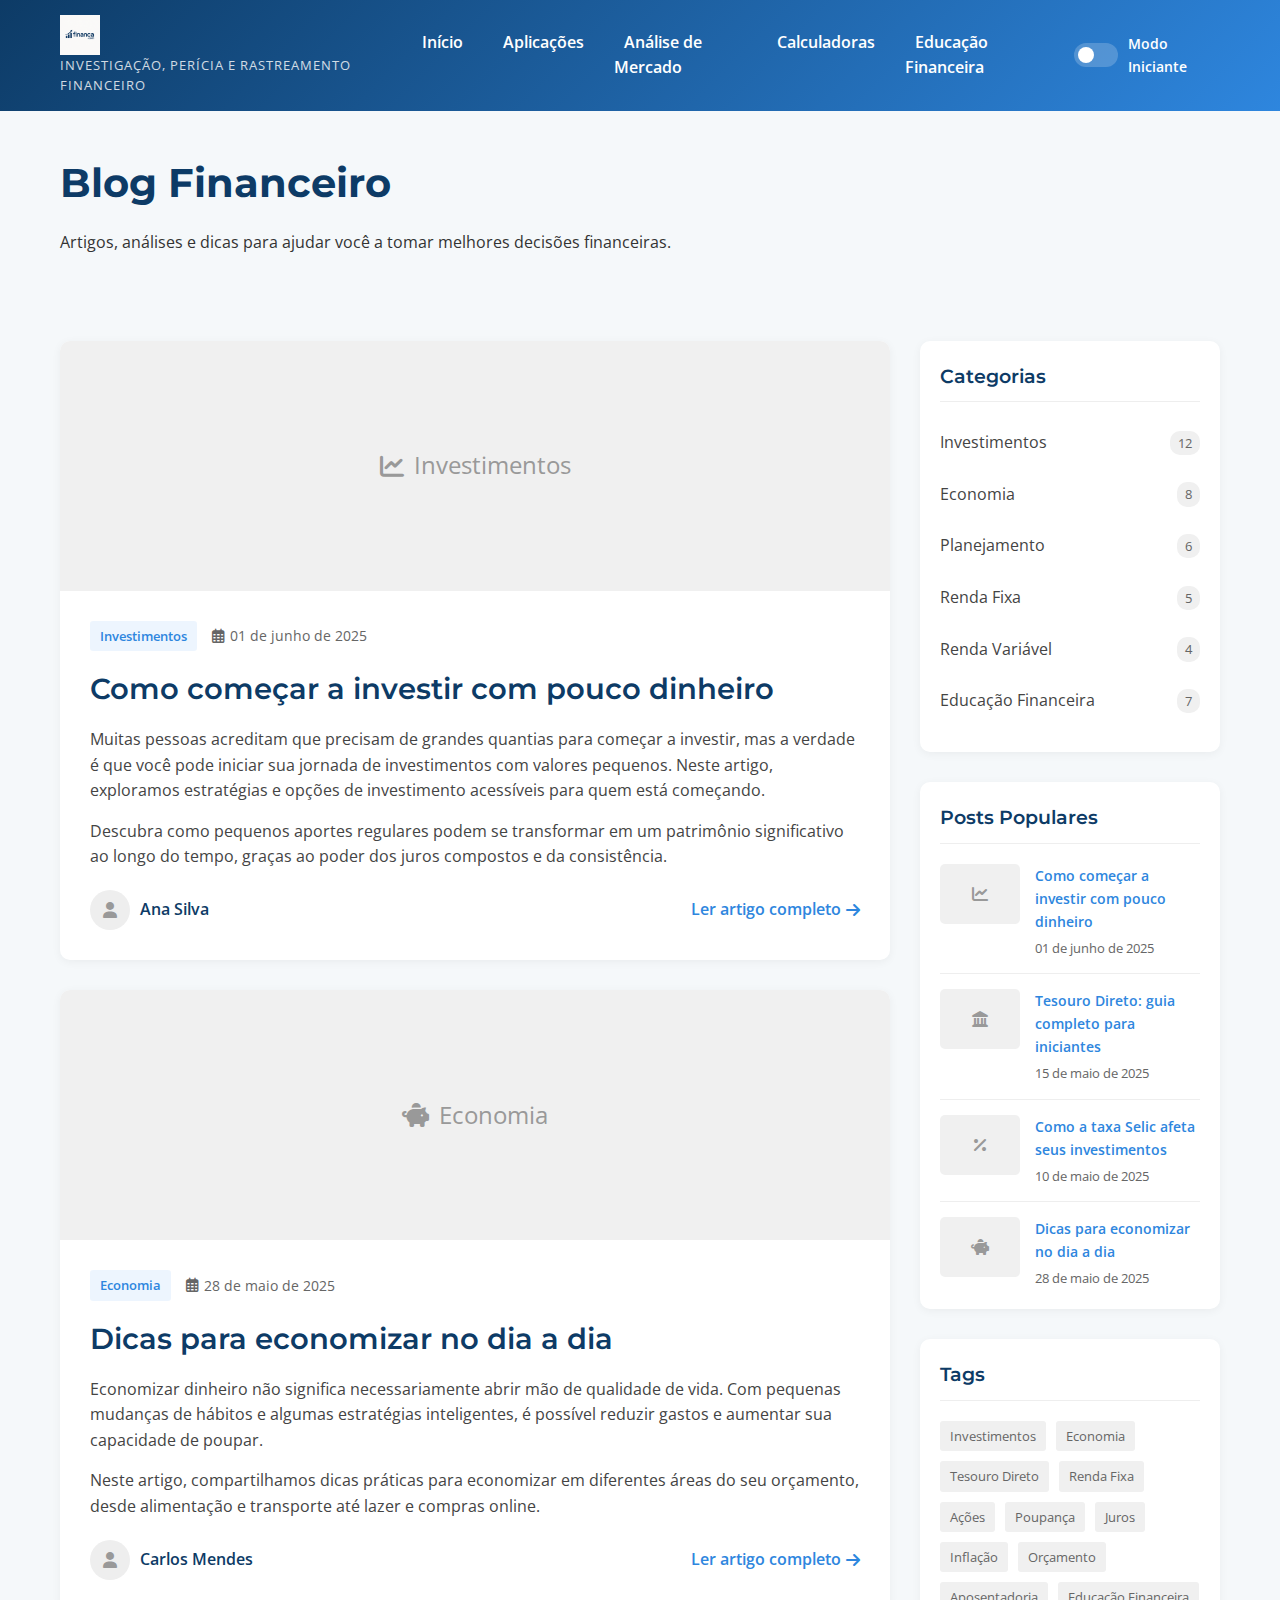
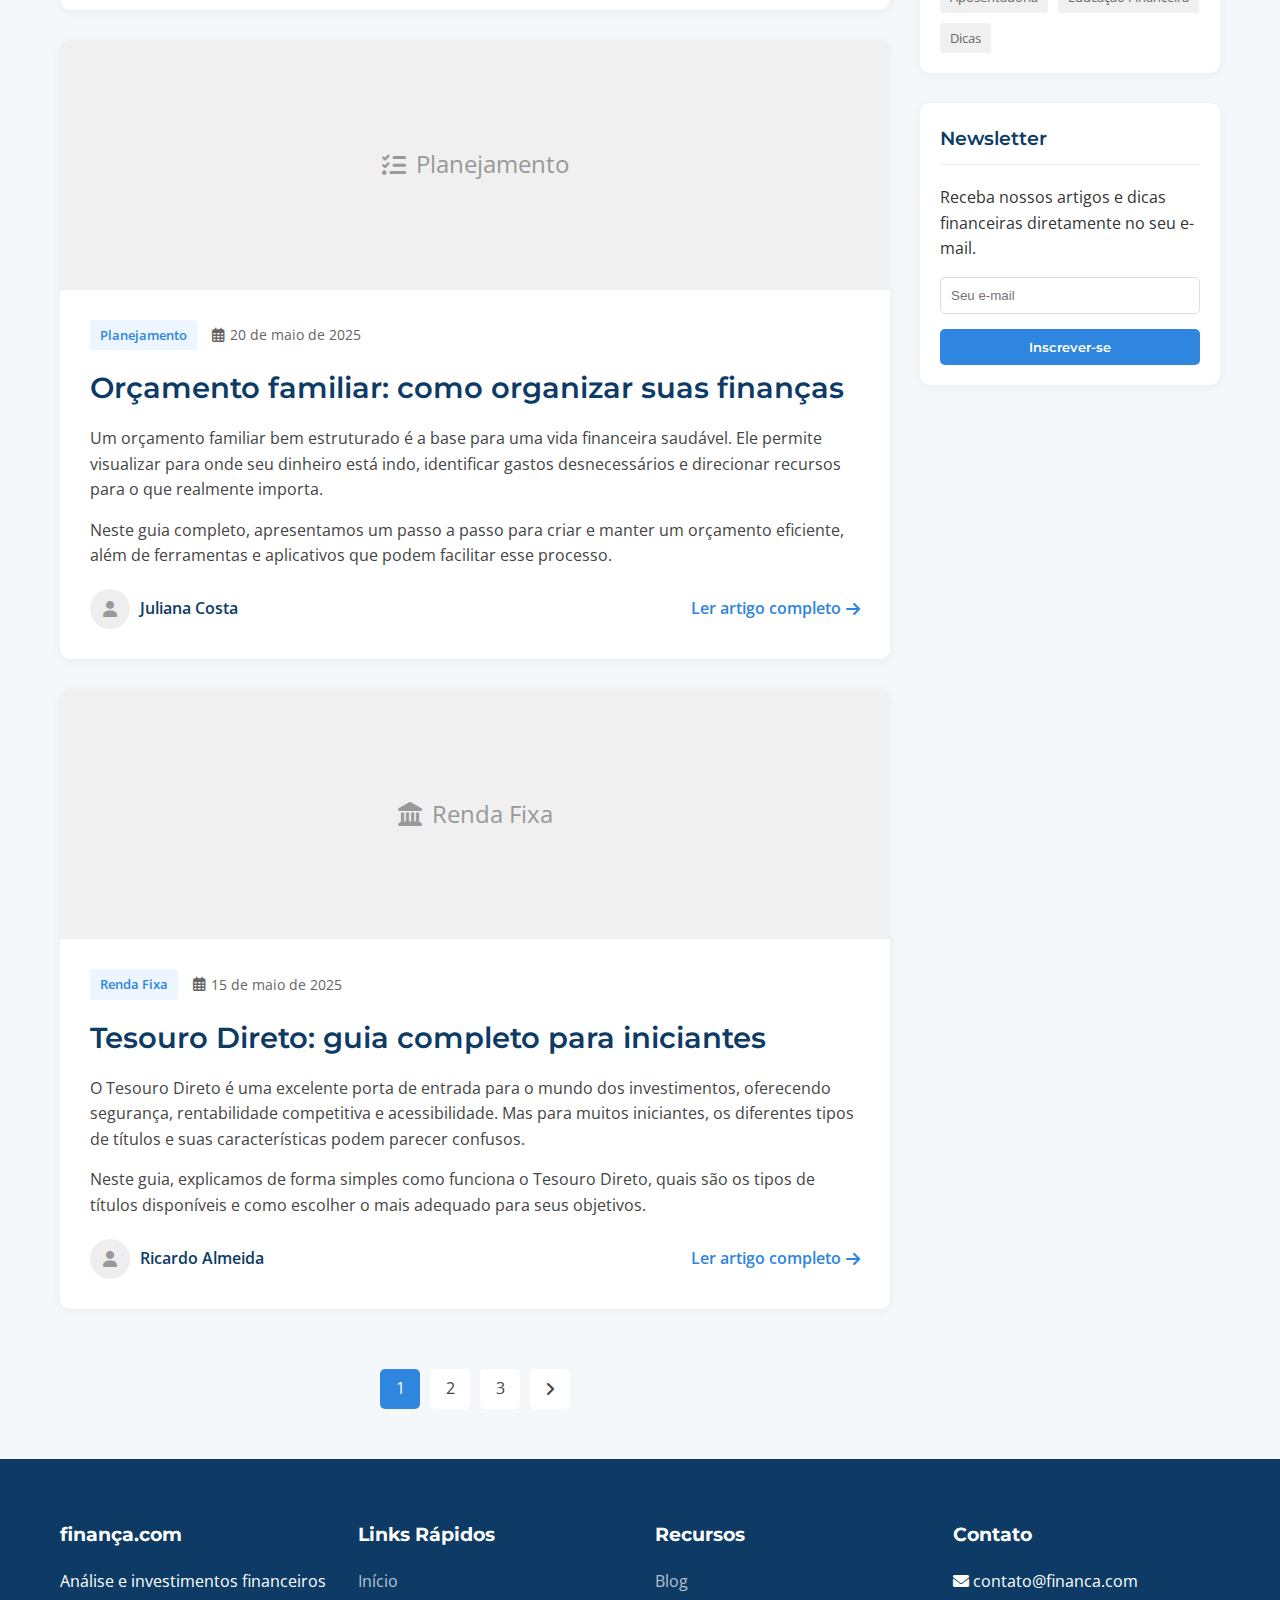
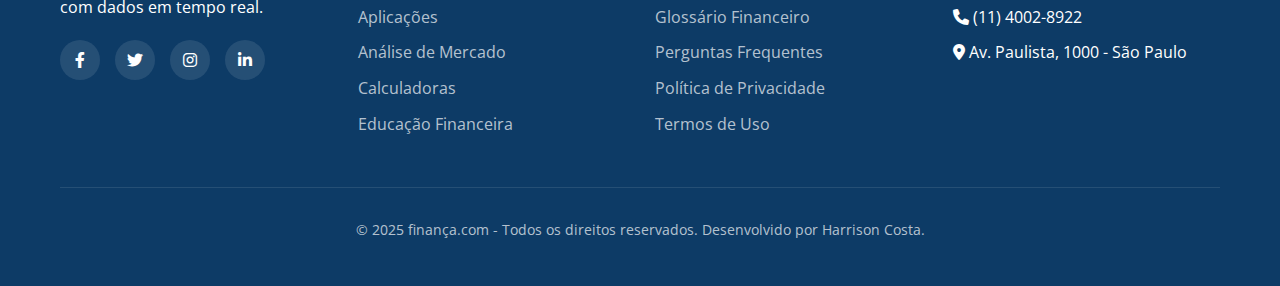
<file: blog.html>
<!DOCTYPE html>
<html lang="pt-BR">
<head>
    <meta charset="UTF-8">
    <meta name="viewport" content="width=device-width, initial-scale=1.0">
    <title>Blog - finança.com</title>
    <link rel="stylesheet" href="css/styles.css">
    <link rel="stylesheet" href="https://cdnjs.cloudflare.com/ajax/libs/font-awesome/6.0.0-beta3/css/all.min.css">
    <link href="https://fonts.googleapis.com/css2?family=Montserrat:wght@400;500;600;700&family=Open+Sans:wght@400;600&family=Roboto+Mono&display=swap" rel="stylesheet">
    <style>
        .blog-header {
            background-color: #f5f8fa;
            padding: 40px 0;
            margin-bottom: 30px;
        }
        
        .blog-header h1 {
            margin-bottom: 15px;
            color: var(--azul-escuro);
        }
        
        .blog-container {
            display: grid;
            grid-template-columns: 1fr 300px;
            gap: 30px;
            margin-bottom: 50px;
        }
        
        .blog-posts {
            display: flex;
            flex-direction: column;
            gap: 30px;
        }
        
        .blog-post {
            background-color: var(--branco);
            border-radius: 10px;
            overflow: hidden;
            box-shadow: var(--sombra-suave);
        }
        
        .post-imagem {
            height: 250px;
            background-color: #f0f0f0;
            display: flex;
            align-items: center;
            justify-content: center;
            color: #999;
            font-size: 1.5rem;
        }
        
        .post-imagem i {
            margin-right: 10px;
        }
        
        .post-conteudo {
            padding: 30px;
        }
        
        .post-meta {
            display: flex;
            align-items: center;
            margin-bottom: 15px;
            font-size: 0.9rem;
            color: #666;
        }
        
        .post-categoria {
            display: inline-block;
            padding: 5px 10px;
            background-color: var(--azul-claro-transparente);
            color: var(--azul-medio);
            border-radius: 3px;
            font-size: 0.8rem;
            font-weight: 600;
            margin-right: 15px;
        }
        
        .post-data {
            display: flex;
            align-items: center;
        }
        
        .post-data i {
            margin-right: 5px;
        }
        
        .post-titulo {
            font-size: 1.8rem;
            font-weight: 600;
            margin-bottom: 15px;
            color: var(--azul-escuro);
        }
        
        .post-resumo {
            margin-bottom: 20px;
            line-height: 1.6;
            color: #444;
        }
        
        .post-footer {
            display: flex;
            justify-content: space-between;
            align-items: center;
            margin-top: 20px;
        }
        
        .post-autor {
            display: flex;
            align-items: center;
        }
        
        .autor-avatar {
            width: 40px;
            height: 40px;
            border-radius: 50%;
            background-color: #eee;
            margin-right: 10px;
            display: flex;
            align-items: center;
            justify-content: center;
            color: #999;
        }
        
        .autor-nome {
            font-weight: 600;
            color: var(--azul-escuro);
        }
        
        .post-link {
            color: var(--azul-medio);
            font-weight: 600;
            display: flex;
            align-items: center;
        }
        
        .post-link i {
            margin-left: 5px;
            transition: transform 0.3s ease;
        }
        
        .post-link:hover i {
            transform: translateX(3px);
        }
        
        .blog-sidebar {
            display: flex;
            flex-direction: column;
            gap: 30px;
        }
        
        .sidebar-widget {
            background-color: var(--branco);
            border-radius: 10px;
            overflow: hidden;
            box-shadow: var(--sombra-suave);
            padding: 20px;
        }
        
        .widget-titulo {
            font-size: 1.2rem;
            font-weight: 600;
            margin-bottom: 20px;
            color: var(--azul-escuro);
            padding-bottom: 10px;
            border-bottom: 1px solid #eee;
        }
        
        .categorias-lista {
            list-style: none;
            padding: 0;
            margin: 0;
        }
        
        .categorias-item {
            margin-bottom: 10px;
        }
        
        .categorias-link {
            display: flex;
            justify-content: space-between;
            align-items: center;
            padding: 8px 0;
            color: #444;
            text-decoration: none;
            transition: color 0.3s ease;
        }
        
        .categorias-link:hover {
            color: var(--azul-medio);
        }
        
        .categorias-contador {
            background-color: #f0f0f0;
            padding: 2px 8px;
            border-radius: 10px;
            font-size: 0.8rem;
            color: #666;
        }
        
        .posts-populares-lista {
            list-style: none;
            padding: 0;
            margin: 0;
        }
        
        .posts-populares-item {
            display: flex;
            margin-bottom: 15px;
            padding-bottom: 15px;
            border-bottom: 1px solid #eee;
        }
        
        .posts-populares-item:last-child {
            margin-bottom: 0;
            padding-bottom: 0;
            border-bottom: none;
        }
        
        .post-popular-imagem {
            width: 80px;
            height: 60px;
            background-color: #f0f0f0;
            border-radius: 5px;
            margin-right: 15px;
            flex-shrink: 0;
            display: flex;
            align-items: center;
            justify-content: center;
            color: #999;
            font-size: 1rem;
        }
        
        .post-popular-conteudo {
            flex-grow: 1;
        }
        
        .post-popular-titulo {
            font-weight: 600;
            margin-bottom: 5px;
            font-size: 0.9rem;
            color: var(--azul-escuro);
        }
        
        .post-popular-data {
            font-size: 0.8rem;
            color: #666;
        }
        
        .tags-lista {
            display: flex;
            flex-wrap: wrap;
            gap: 10px;
        }
        
        .tag-link {
            display: inline-block;
            padding: 5px 10px;
            background-color: #f0f0f0;
            border-radius: 3px;
            font-size: 0.8rem;
            color: #666;
            text-decoration: none;
            transition: all 0.3s ease;
        }
        
        .tag-link:hover {
            background-color: var(--azul-claro-transparente);
            color: var(--azul-medio);
        }
        
        .newsletter-form {
            display: flex;
            flex-direction: column;
            gap: 15px;
        }
        
        .newsletter-input {
            padding: 10px;
            border: 1px solid #ddd;
            border-radius: 5px;
        }
        
        .paginacao {
            display: flex;
            justify-content: center;
            margin-top: 30px;
        }
        
        .paginacao-lista {
            display: flex;
            list-style: none;
            padding: 0;
            margin: 0;
        }
        
        .paginacao-item {
            margin: 0 5px;
        }
        
        .paginacao-link {
            display: flex;
            align-items: center;
            justify-content: center;
            width: 40px;
            height: 40px;
            border-radius: 5px;
            background-color: var(--branco);
            color: #444;
            text-decoration: none;
            transition: all 0.3s ease;
        }
        
        .paginacao-link:hover {
            background-color: var(--azul-claro-transparente);
            color: var(--azul-medio);
        }
        
        .paginacao-link.active {
            background-color: var(--azul-medio);
            color: var(--branco);
        }
        
        @media (max-width: 992px) {
            .blog-container {
                grid-template-columns: 1fr;
            }
            
            .blog-sidebar {
                order: -1;
            }
        }
    </style>
</head>
<body>
    <header class="header-principal">
        <div class="container header-container">
            <div class="logo-container">
                <a href="index.html" class="logo"><img src="img/logo.png" alt="finança.com logo"></a>
                <div class="slogan">INVESTIGAÇÃO, perícia e rastreamento financeiro</div>
            </div>
            <nav class="menu-principal">
                <button class="menu-hamburguer" aria-label="Menu">
                    <span></span>
                    <span></span>
                    <span></span>
                </button>
                <ul class="menu-items">
                    <li><a href="index.html">Início</a></li>
                    <li><a href="aplicacoes.html">Aplicações</a></li>
                    <li><a href="analise.html">Análise de Mercado</a></li>
                    <li><a href="ferramentas.html">Calculadoras</a></li>
                    <li><a href="educacao.html">Educação Financeira</a></li>
                </ul>
            </nav>
            <div class="modo-iniciante-toggle">
                <label class="switch">
                    <input type="checkbox" id="toggle-modo-iniciante">
                    <span class="slider round"></span>
                </label>
                <span class="label-modo-iniciante">Modo Iniciante</span>
            </div>
        </div>
    </header>

    <section class="blog-header">
        <div class="container">
            <h1>Blog Financeiro</h1>
            <p>Artigos, análises e dicas para ajudar você a tomar melhores decisões financeiras.</p>
        </div>
    </section>

    <section class="container">
        <div class="blog-container">
            <div class="blog-posts">
                <article class="blog-post">
                    <div class="post-imagem">
                        <i class="fas fa-chart-line"></i> Investimentos
                    </div>
                    <div class="post-conteudo">
                        <div class="post-meta">
                            <span class="post-categoria">Investimentos</span>
                            <span class="post-data"><i class="far fa-calendar-alt"></i> 01 de junho de 2025</span>
                        </div>
                        <h2 class="post-titulo">Como começar a investir com pouco dinheiro</h2>
                        <div class="post-resumo">
                            <p>Muitas pessoas acreditam que precisam de grandes quantias para começar a investir, mas a verdade é que você pode iniciar sua jornada de investimentos com valores pequenos. Neste artigo, exploramos estratégias e opções de investimento acessíveis para quem está começando.</p>
                            <p>Descubra como pequenos aportes regulares podem se transformar em um patrimônio significativo ao longo do tempo, graças ao poder dos juros compostos e da consistência.</p>
                        </div>
                        <div class="post-footer">
                            <div class="post-autor">
                                <div class="autor-avatar">
                                    <i class="fas fa-user"></i>
                                </div>
                                <span class="autor-nome">Ana Silva</span>
                            </div>
                            <a href="artigo-investir-pouco.html" class="post-link">
                                Ler artigo completo <i class="fas fa-arrow-right"></i>
                            </a>
                        </div>
                    </div>
                </article>

                <article class="blog-post">
                    <div class="post-imagem">
                        <i class="fas fa-piggy-bank"></i> Economia
                    </div>
                    <div class="post-conteudo">
                        <div class="post-meta">
                            <span class="post-categoria">Economia</span>
                            <span class="post-data"><i class="far fa-calendar-alt"></i> 28 de maio de 2025</span>
                        </div>
                        <h2 class="post-titulo">Dicas para economizar no dia a dia</h2>
                        <div class="post-resumo">
                            <p>Economizar dinheiro não significa necessariamente abrir mão de qualidade de vida. Com pequenas mudanças de hábitos e algumas estratégias inteligentes, é possível reduzir gastos e aumentar sua capacidade de poupar.</p>
                            <p>Neste artigo, compartilhamos dicas práticas para economizar em diferentes áreas do seu orçamento, desde alimentação e transporte até lazer e compras online.</p>
                        </div>
                        <div class="post-footer">
                            <div class="post-autor">
                                <div class="autor-avatar">
                                    <i class="fas fa-user"></i>
                                </div>
                                <span class="autor-nome">Carlos Mendes</span>
                            </div>
                            <a href="artigo-economizar.html" class="post-link">
                                Ler artigo completo <i class="fas fa-arrow-right"></i>
                            </a>
                        </div>
                    </div>
                </article>

                <article class="blog-post">
                    <div class="post-imagem">
                        <i class="fas fa-tasks"></i> Planejamento
                    </div>
                    <div class="post-conteudo">
                        <div class="post-meta">
                            <span class="post-categoria">Planejamento</span>
                            <span class="post-data"><i class="far fa-calendar-alt"></i> 20 de maio de 2025</span>
                        </div>
                        <h2 class="post-titulo">Orçamento familiar: como organizar suas finanças</h2>
                        <div class="post-resumo">
                            <p>Um orçamento familiar bem estruturado é a base para uma vida financeira saudável. Ele permite visualizar para onde seu dinheiro está indo, identificar gastos desnecessários e direcionar recursos para o que realmente importa.</p>
                            <p>Neste guia completo, apresentamos um passo a passo para criar e manter um orçamento eficiente, além de ferramentas e aplicativos que podem facilitar esse processo.</p>
                        </div>
                        <div class="post-footer">
                            <div class="post-autor">
                                <div class="autor-avatar">
                                    <i class="fas fa-user"></i>
                                </div>
                                <span class="autor-nome">Juliana Costa</span>
                            </div>
                            <a href="artigo-orcamento.html" class="post-link">
                                Ler artigo completo <i class="fas fa-arrow-right"></i>
                            </a>
                        </div>
                    </div>
                </article>

                <article class="blog-post">
                    <div class="post-imagem">
                        <i class="fas fa-landmark"></i> Renda Fixa
                    </div>
                    <div class="post-conteudo">
                        <div class="post-meta">
                            <span class="post-categoria">Renda Fixa</span>
                            <span class="post-data"><i class="far fa-calendar-alt"></i> 15 de maio de 2025</span>
                        </div>
                        <h2 class="post-titulo">Tesouro Direto: guia completo para iniciantes</h2>
                        <div class="post-resumo">
                            <p>O Tesouro Direto é uma excelente porta de entrada para o mundo dos investimentos, oferecendo segurança, rentabilidade competitiva e acessibilidade. Mas para muitos iniciantes, os diferentes tipos de títulos e suas características podem parecer confusos.</p>
                            <p>Neste guia, explicamos de forma simples como funciona o Tesouro Direto, quais são os tipos de títulos disponíveis e como escolher o mais adequado para seus objetivos.</p>
                        </div>
                        <div class="post-footer">
                            <div class="post-autor">
                                <div class="autor-avatar">
                                    <i class="fas fa-user"></i>
                                </div>
                                <span class="autor-nome">Ricardo Almeida</span>
                            </div>
                            <a href="artigo-tesouro.html" class="post-link">
                                Ler artigo completo <i class="fas fa-arrow-right"></i>
                            </a>
                        </div>
                    </div>
                </article>

                <div class="paginacao">
                    <ul class="paginacao-lista">
                        <li class="paginacao-item">
                            <a href="#" class="paginacao-link active">1</a>
                        </li>
                        <li class="paginacao-item">
                            <a href="#" class="paginacao-link">2</a>
                        </li>
                        <li class="paginacao-item">
                            <a href="#" class="paginacao-link">3</a>
                        </li>
                        <li class="paginacao-item">
                            <a href="#" class="paginacao-link">
                                <i class="fas fa-angle-right"></i>
                            </a>
                        </li>
                    </ul>
                </div>
            </div>

            <div class="blog-sidebar">
                <div class="sidebar-widget">
                    <h3 class="widget-titulo">Categorias</h3>
                    <ul class="categorias-lista">
                        <li class="categorias-item">
                            <a href="#" class="categorias-link">
                                Investimentos
                                <span class="categorias-contador">12</span>
                            </a>
                        </li>
                        <li class="categorias-item">
                            <a href="#" class="categorias-link">
                                Economia
                                <span class="categorias-contador">8</span>
                            </a>
                        </li>
                        <li class="categorias-item">
                            <a href="#" class="categorias-link">
                                Planejamento
                                <span class="categorias-contador">6</span>
                            </a>
                        </li>
                        <li class="categorias-item">
                            <a href="#" class="categorias-link">
                                Renda Fixa
                                <span class="categorias-contador">5</span>
                            </a>
                        </li>
                        <li class="categorias-item">
                            <a href="#" class="categorias-link">
                                Renda Variável
                                <span class="categorias-contador">4</span>
                            </a>
                        </li>
                        <li class="categorias-item">
                            <a href="#" class="categorias-link">
                                Educação Financeira
                                <span class="categorias-contador">7</span>
                            </a>
                        </li>
                    </ul>
                </div>

                <div class="sidebar-widget">
                    <h3 class="widget-titulo">Posts Populares</h3>
                    <ul class="posts-populares-lista">
                        <li class="posts-populares-item">
                            <div class="post-popular-imagem">
                                <i class="fas fa-chart-line"></i>
                            </div>
                            <div class="post-popular-conteudo">
                                <div class="post-popular-titulo">
                                    <a href="artigo-investir-pouco.html">Como começar a investir com pouco dinheiro</a>
                                </div>
                                <div class="post-popular-data">01 de junho de 2025</div>
                            </div>
                        </li>
                        <li class="posts-populares-item">
                            <div class="post-popular-imagem">
                                <i class="fas fa-landmark"></i>
                            </div>
                            <div class="post-popular-conteudo">
                                <div class="post-popular-titulo">
                                    <a href="artigo-tesouro.html">Tesouro Direto: guia completo para iniciantes</a>
                                </div>
                                <div class="post-popular-data">15 de maio de 2025</div>
                            </div>
                        </li>
                        <li class="posts-populares-item">
                            <div class="post-popular-imagem">
                                <i class="fas fa-percentage"></i>
                            </div>
                            <div class="post-popular-conteudo">
                                <div class="post-popular-titulo">
                                    <a href="artigo-selic.html">Como a taxa Selic afeta seus investimentos</a>
                                </div>
                                <div class="post-popular-data">10 de maio de 2025</div>
                            </div>
                        </li>
                        <li class="posts-populares-item">
                            <div class="post-popular-imagem">
                                <i class="fas fa-piggy-bank"></i>
                            </div>
                            <div class="post-popular-conteudo">
                                <div class="post-popular-titulo">
                                    <a href="artigo-economizar.html">Dicas para economizar no dia a dia</a>
                                </div>
                                <div class="post-popular-data">28 de maio de 2025</div>
                            </div>
                        </li>
                    </ul>
                </div>

                <div class="sidebar-widget">
                    <h3 class="widget-titulo">Tags</h3>
                    <div class="tags-lista">
                        <a href="#" class="tag-link">Investimentos</a>
                        <a href="#" class="tag-link">Economia</a>
                        <a href="#" class="tag-link">Tesouro Direto</a>
                        <a href="#" class="tag-link">Renda Fixa</a>
                        <a href="#" class="tag-link">Ações</a>
                        <a href="#" class="tag-link">Poupança</a>
                        <a href="#" class="tag-link">Juros</a>
                        <a href="#" class="tag-link">Inflação</a>
                        <a href="#" class="tag-link">Orçamento</a>
                        <a href="#" class="tag-link">Aposentadoria</a>
                        <a href="#" class="tag-link">Educação Financeira</a>
                        <a href="#" class="tag-link">Dicas</a>
                    </div>
                </div>

                <div class="sidebar-widget">
                    <h3 class="widget-titulo">Newsletter</h3>
                    <p>Receba nossos artigos e dicas financeiras diretamente no seu e-mail.</p>
                    <form class="newsletter-form">
                        <input type="email" class="newsletter-input" placeholder="Seu e-mail">
                        <button type="submit" class="btn btn-primary">Inscrever-se</button>
                    </form>
                </div>
            </div>
        </div>
    </section>

    <footer class="footer">
        <div class="container">
            <div class="footer-container">
                <div class="footer-column">
                    <h3>finança.com</h3>
                    <p>Análise e investimentos financeiros com dados em tempo real.</p>
                    <div class="footer-social">
                        <a href="#"><i class="fab fa-facebook-f"></i></a>
                        <a href="#"><i class="fab fa-twitter"></i></a>
                        <a href="#"><i class="fab fa-instagram"></i></a>
                        <a href="#"><i class="fab fa-linkedin-in"></i></a>
                    </div>
                </div>
                <div class="footer-column">
                    <h3>Links Rápidos</h3>
                    <ul class="footer-links">
                        <li><a href="index.html">Início</a></li>
                        <li><a href="aplicacoes.html">Aplicações</a></li>
                        <li><a href="analise.html">Análise de Mercado</a></li>
                        <li><a href="ferramentas.html">Calculadoras</a></li>
                        <li><a href="educacao.html">Educação Financeira</a></li>
                    </ul>
                </div>
                <div class="footer-column">
                    <h3>Recursos</h3>
                    <ul class="footer-links">
                        <li><a href="blog.html">Blog</a></li>
                        <li><a href="glossario.html">Glossário Financeiro</a></li>
                        <li><a href="faq.html">Perguntas Frequentes</a></li>
                        <li><a href="privacidade.html">Política de Privacidade</a></li>
                        <li><a href="termos.html">Termos de Uso</a></li>
                    </ul>
                </div>
                <div class="footer-column">
                    <h3>Contato</h3>
                    <ul class="footer-links">
                        <li><i class="fas fa-envelope"></i> contato@financa.com</li>
                        <li><i class="fas fa-phone"></i> (11) 4002-8922</li>
                        <li><i class="fas fa-map-marker-alt"></i> Av. Paulista, 1000 - São Paulo</li>
                    </ul>
                </div>
            </div>
            <div class="footer-bottom">
                <p>&copy; 2025 finança.com - Todos os direitos reservados. Desenvolvido por Harrison Costa.</p>
            </div>
        </div>
    </footer>

    <script src="js/main.js"></script>
    <script src="js/charts.js"></script>
    <script src="js/alertas.js"></script>
    <script src="js/prospeccao.js"></script>
    <script src="js/api-real-time.js"></script>
</body>
</html>
</file>
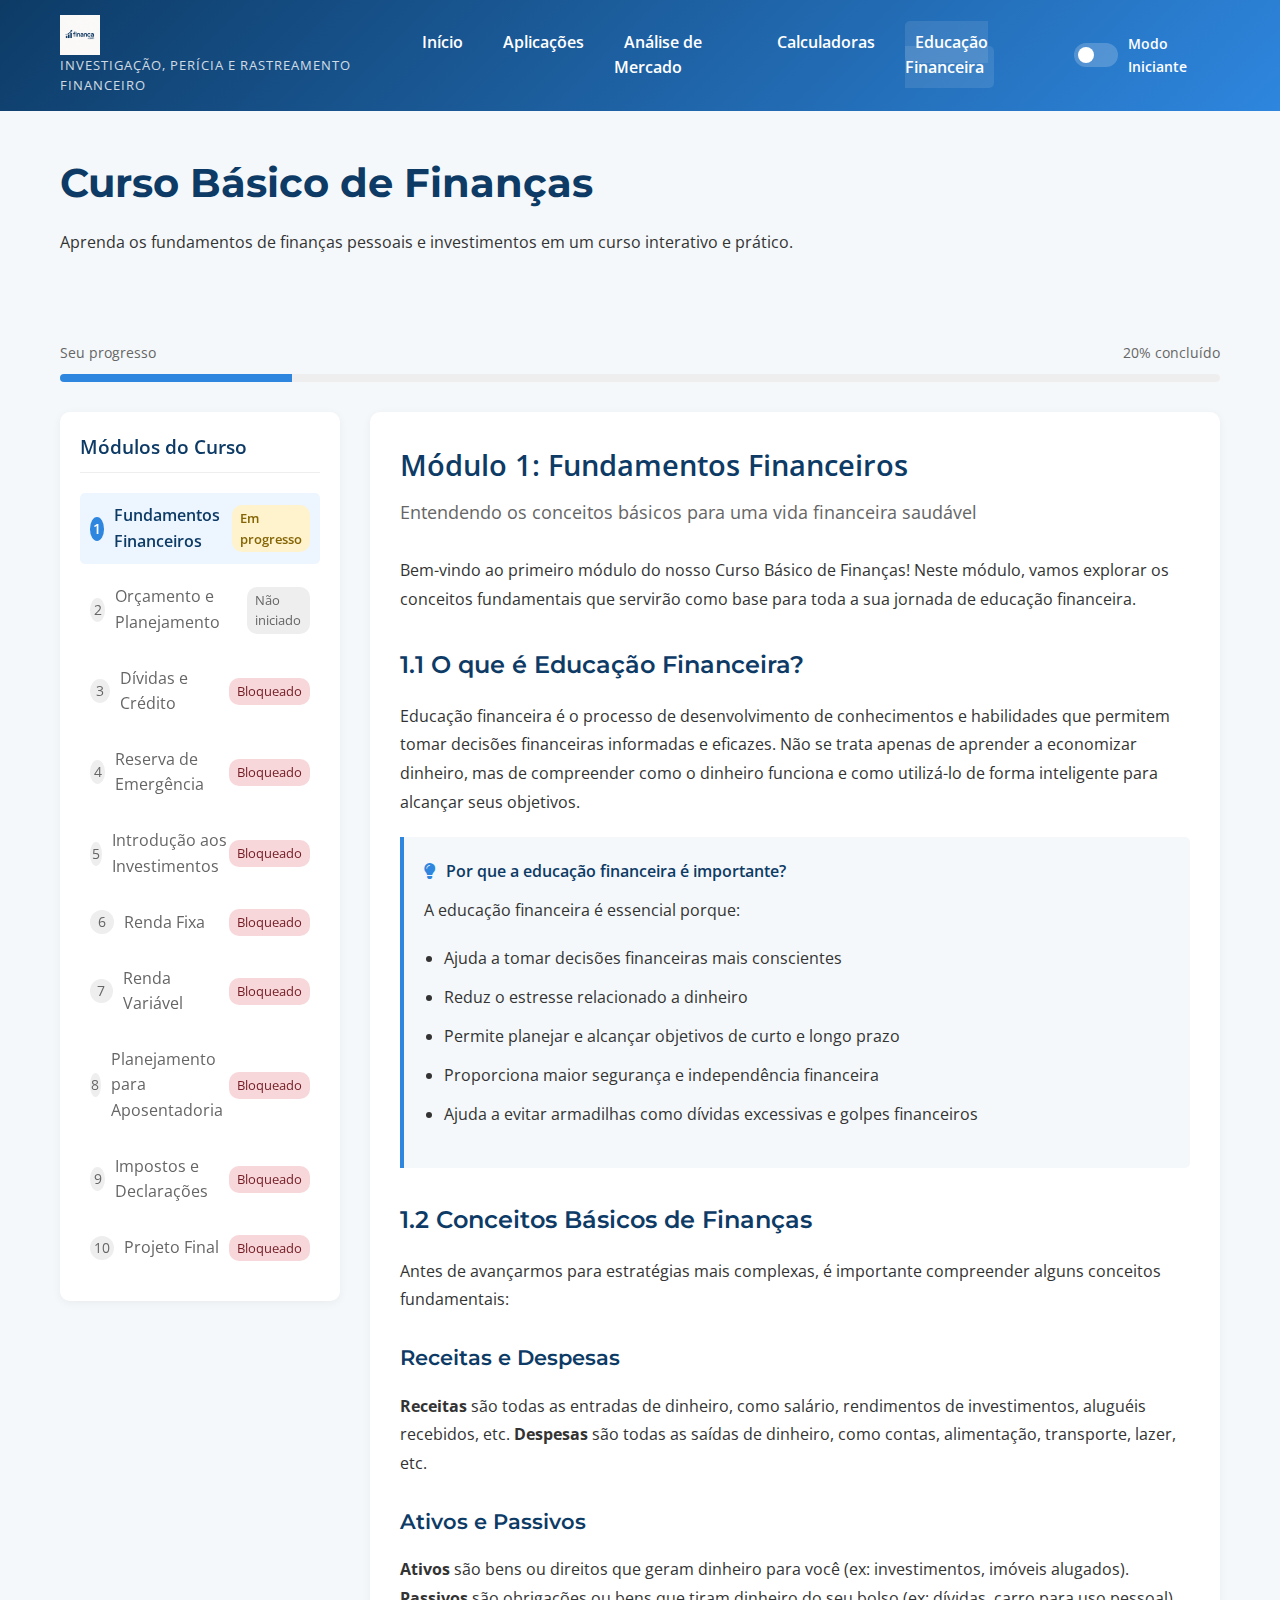
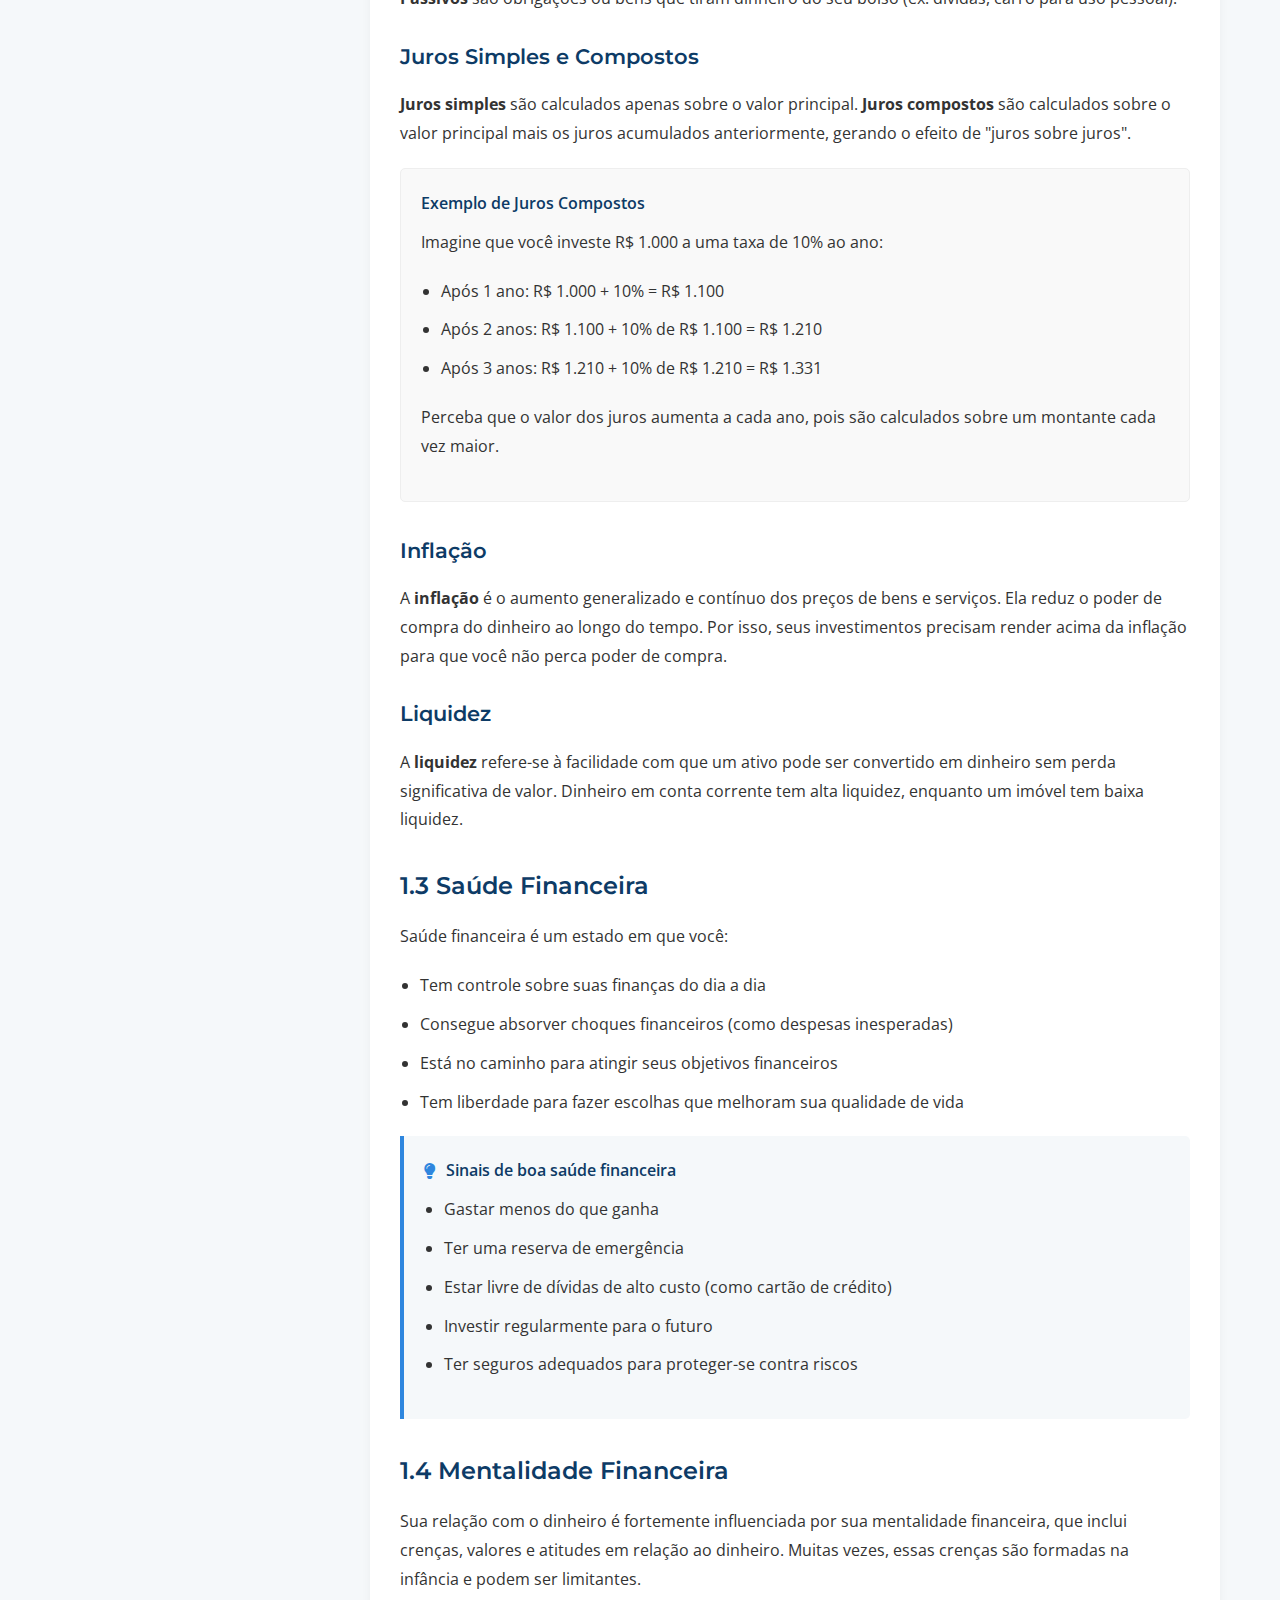
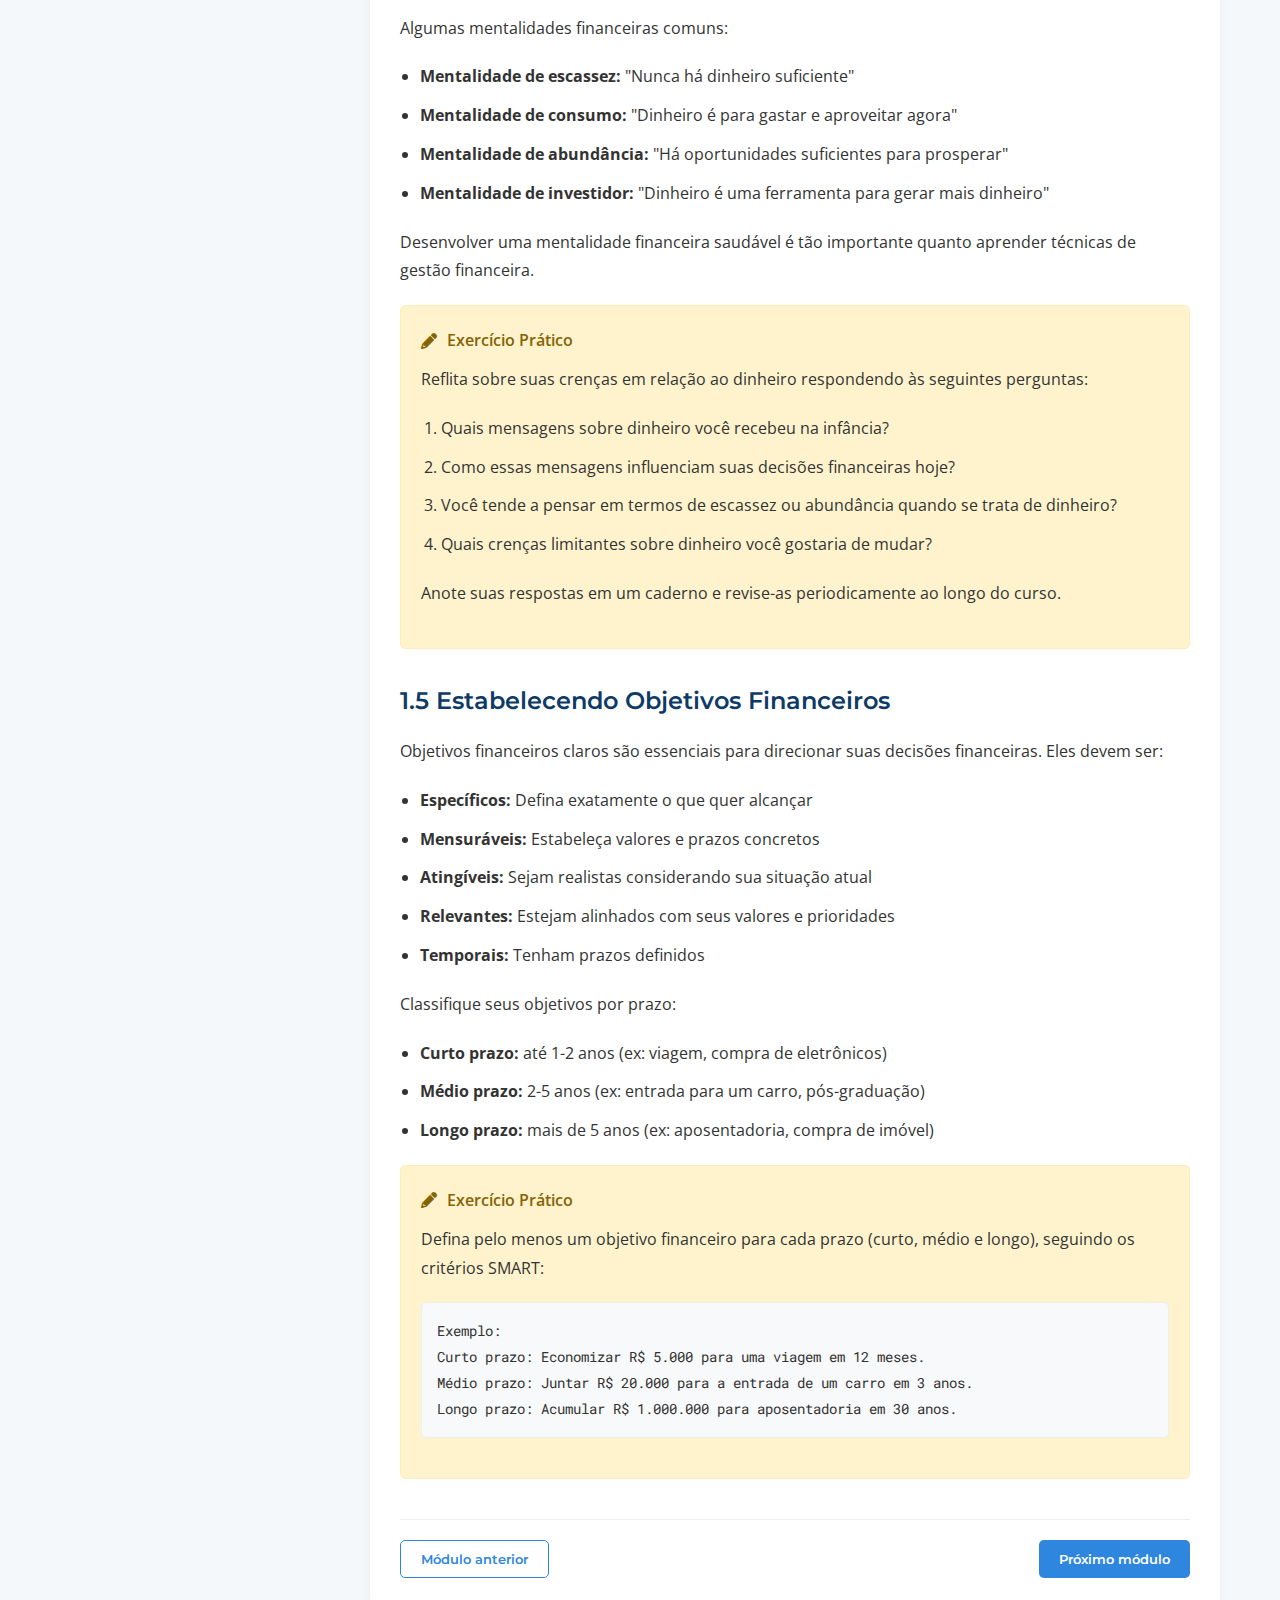
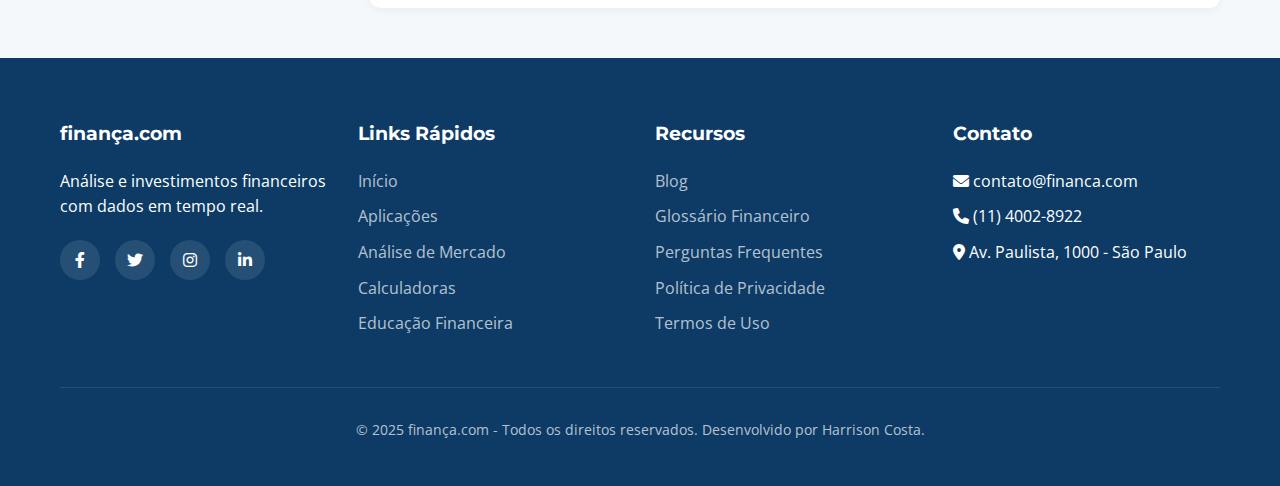
<file: curso-basico.html>
<!DOCTYPE html>
<html lang="pt-BR">
<head>
    <meta charset="UTF-8">
    <meta name="viewport" content="width=device-width, initial-scale=1.0">
    <title>Curso Básico de Finanças - finança.com</title>
    <link rel="stylesheet" href="css/styles.css">
    <link rel="stylesheet" href="https://cdnjs.cloudflare.com/ajax/libs/font-awesome/6.0.0-beta3/css/all.min.css">
    <link href="https://fonts.googleapis.com/css2?family=Montserrat:wght@400;500;600;700&family=Open+Sans:wght@400;600&family=Roboto+Mono&display=swap" rel="stylesheet">
    <style>
        .curso-header {
            background-color: #f5f8fa;
            padding: 40px 0;
            margin-bottom: 30px;
        }
        
        .curso-header h1 {
            margin-bottom: 15px;
            color: var(--azul-escuro);
        }
        
        .curso-container {
            margin-bottom: 50px;
        }
        
        .modulos-container {
            display: flex;
            margin-bottom: 40px;
        }
        
        .modulos-sidebar {
            width: 280px;
            flex-shrink: 0;
            background-color: var(--branco);
            border-radius: 10px;
            box-shadow: var(--sombra-suave);
            padding: 20px;
            margin-right: 30px;
            align-self: flex-start;
            position: sticky;
            top: 20px;
        }
        
        .modulos-titulo {
            font-size: 1.2rem;
            font-weight: 600;
            margin-bottom: 20px;
            color: var(--azul-escuro);
            padding-bottom: 10px;
            border-bottom: 1px solid #eee;
        }
        
        .modulos-lista {
            list-style: none;
            padding: 0;
            margin: 0;
        }
        
        .modulo-item {
            margin-bottom: 10px;
        }
        
        .modulo-link {
            display: flex;
            align-items: center;
            padding: 10px;
            border-radius: 5px;
            color: #666;
            text-decoration: none;
            transition: all 0.3s ease;
        }
        
        .modulo-link:hover {
            background-color: #f5f8fa;
            color: var(--azul-escuro);
        }
        
        .modulo-link.active {
            background-color: var(--azul-claro-transparente);
            color: var(--azul-escuro);
            font-weight: 600;
        }
        
        .modulo-link i {
            margin-right: 10px;
            width: 20px;
            text-align: center;
        }
        
        .modulo-numero {
            display: inline-block;
            width: 24px;
            height: 24px;
            background-color: #eee;
            border-radius: 50%;
            text-align: center;
            line-height: 24px;
            font-size: 0.9rem;
            margin-right: 10px;
            color: #666;
            transition: all 0.3s ease;
        }
        
        .modulo-link:hover .modulo-numero,
        .modulo-link.active .modulo-numero {
            background-color: var(--azul-medio);
            color: var(--branco);
        }
        
        .modulo-status {
            margin-left: auto;
            font-size: 0.8rem;
            padding: 3px 8px;
            border-radius: 10px;
            background-color: #eee;
            color: #666;
        }
        
        .modulo-status.completo {
            background-color: #d4edda;
            color: #155724;
        }
        
        .modulo-status.em-progresso {
            background-color: #fff3cd;
            color: #856404;
        }
        
        .modulo-status.bloqueado {
            background-color: #f8d7da;
            color: #721c24;
        }
        
        .conteudo-container {
            flex-grow: 1;
            background-color: var(--branco);
            border-radius: 10px;
            box-shadow: var(--sombra-suave);
            padding: 30px;
        }
        
        .conteudo-header {
            margin-bottom: 30px;
        }
        
        .conteudo-titulo {
            font-size: 1.8rem;
            font-weight: 600;
            margin-bottom: 10px;
            color: var(--azul-escuro);
        }
        
        .conteudo-subtitulo {
            color: #666;
            font-size: 1.1rem;
        }
        
        .conteudo-body {
            margin-bottom: 30px;
            line-height: 1.8;
        }
        
        .conteudo-body h2 {
            font-size: 1.5rem;
            font-weight: 600;
            margin: 30px 0 15px;
            color: var(--azul-escuro);
        }
        
        .conteudo-body h3 {
            font-size: 1.3rem;
            font-weight: 600;
            margin: 25px 0 15px;
            color: var(--azul-escuro);
        }
        
        .conteudo-body p {
            margin-bottom: 20px;
        }
        
        .conteudo-body ul,
        .conteudo-body ol {
            margin-bottom: 20px;
            padding-left: 20px;
        }
        
        .conteudo-body li {
            margin-bottom: 10px;
        }
        
        .destaque-box {
            background-color: #f5f8fa;
            border-left: 4px solid var(--azul-medio);
            padding: 20px;
            margin-bottom: 30px;
            border-radius: 0 5px 5px 0;
        }
        
        .destaque-titulo {
            font-weight: 600;
            margin-bottom: 10px;
            color: var(--azul-escuro);
            display: flex;
            align-items: center;
        }
        
        .destaque-titulo i {
            margin-right: 10px;
            color: var(--azul-medio);
        }
        
        .exemplo-box {
            background-color: #f9f9f9;
            border: 1px solid #eee;
            padding: 20px;
            margin-bottom: 30px;
            border-radius: 5px;
        }
        
        .exemplo-titulo {
            font-weight: 600;
            margin-bottom: 10px;
            color: var(--azul-escuro);
        }
        
        .codigo-box {
            background-color: #f8f9fa;
            border: 1px solid #eee;
            padding: 15px;
            margin-bottom: 20px;
            border-radius: 5px;
            font-family: 'Roboto Mono', monospace;
            font-size: 0.9rem;
            overflow-x: auto;
        }
        
        .exercicio-box {
            background-color: #fff3cd;
            border: 1px solid #ffeeba;
            padding: 20px;
            margin-bottom: 30px;
            border-radius: 5px;
        }
        
        .exercicio-titulo {
            font-weight: 600;
            margin-bottom: 10px;
            color: #856404;
            display: flex;
            align-items: center;
        }
        
        .exercicio-titulo i {
            margin-right: 10px;
        }
        
        .navegacao-modulos {
            display: flex;
            justify-content: space-between;
            margin-top: 40px;
            padding-top: 20px;
            border-top: 1px solid #eee;
        }
        
        .progresso-container {
            margin-bottom: 30px;
        }
        
        .progresso-titulo {
            display: flex;
            justify-content: space-between;
            margin-bottom: 10px;
            font-size: 0.9rem;
            color: #666;
        }
        
        .progresso-barra {
            height: 8px;
            background-color: #eee;
            border-radius: 4px;
            overflow: hidden;
        }
        
        .progresso-preenchimento {
            height: 100%;
            background-color: var(--azul-medio);
            width: 20%;
        }
        
        @media (max-width: 992px) {
            .modulos-container {
                flex-direction: column;
            }
            
            .modulos-sidebar {
                width: 100%;
                margin-right: 0;
                margin-bottom: 30px;
                position: static;
            }
        }
    </style>
</head>
<body>
    <header class="header-principal">
        <div class="container header-container">
            <div class="logo-container">
                <a href="index.html" class="logo"><img src="img/logo.png" alt="finança.com logo"></a>
                <div class="slogan">INVESTIGAÇÃO, perícia e rastreamento financeiro</div>
            </div>
            <nav class="menu-principal">
                <button class="menu-hamburguer" aria-label="Menu">
                    <span></span>
                    <span></span>
                    <span></span>
                </button>
                <ul class="menu-items">
                    <li><a href="index.html">Início</a></li>
                    <li><a href="aplicacoes.html">Aplicações</a></li>
                    <li><a href="analise.html">Análise de Mercado</a></li>
                    <li><a href="ferramentas.html">Calculadoras</a></li>
                    <li><a href="educacao.html" class="active">Educação Financeira</a></li>
                </ul>
            </nav>
            <div class="modo-iniciante-toggle">
                <label class="switch">
                    <input type="checkbox" id="toggle-modo-iniciante">
                    <span class="slider round"></span>
                </label>
                <span class="label-modo-iniciante">Modo Iniciante</span>
            </div>
        </div>
    </header>

    <section class="curso-header">
        <div class="container">
            <h1>Curso Básico de Finanças</h1>
            <p>Aprenda os fundamentos de finanças pessoais e investimentos em um curso interativo e prático.</p>
        </div>
    </section>

    <section class="container curso-container">
        <div class="progresso-container">
            <div class="progresso-titulo">
                <span>Seu progresso</span>
                <span>20% concluído</span>
            </div>
            <div class="progresso-barra">
                <div class="progresso-preenchimento"></div>
            </div>
        </div>

        <div class="modulos-container">
            <div class="modulos-sidebar">
                <div class="modulos-titulo">Módulos do Curso</div>
                <ul class="modulos-lista">
                    <li class="modulo-item">
                        <a href="#modulo1" class="modulo-link active">
                            <span class="modulo-numero">1</span>
                            Fundamentos Financeiros
                            <span class="modulo-status em-progresso">Em progresso</span>
                        </a>
                    </li>
                    <li class="modulo-item">
                        <a href="#modulo2" class="modulo-link">
                            <span class="modulo-numero">2</span>
                            Orçamento e Planejamento
                            <span class="modulo-status">Não iniciado</span>
                        </a>
                    </li>
                    <li class="modulo-item">
                        <a href="#modulo3" class="modulo-link">
                            <span class="modulo-numero">3</span>
                            Dívidas e Crédito
                            <span class="modulo-status bloqueado">Bloqueado</span>
                        </a>
                    </li>
                    <li class="modulo-item">
                        <a href="#modulo4" class="modulo-link">
                            <span class="modulo-numero">4</span>
                            Reserva de Emergência
                            <span class="modulo-status bloqueado">Bloqueado</span>
                        </a>
                    </li>
                    <li class="modulo-item">
                        <a href="#modulo5" class="modulo-link">
                            <span class="modulo-numero">5</span>
                            Introdução aos Investimentos
                            <span class="modulo-status bloqueado">Bloqueado</span>
                        </a>
                    </li>
                    <li class="modulo-item">
                        <a href="#modulo6" class="modulo-link">
                            <span class="modulo-numero">6</span>
                            Renda Fixa
                            <span class="modulo-status bloqueado">Bloqueado</span>
                        </a>
                    </li>
                    <li class="modulo-item">
                        <a href="#modulo7" class="modulo-link">
                            <span class="modulo-numero">7</span>
                            Renda Variável
                            <span class="modulo-status bloqueado">Bloqueado</span>
                        </a>
                    </li>
                    <li class="modulo-item">
                        <a href="#modulo8" class="modulo-link">
                            <span class="modulo-numero">8</span>
                            Planejamento para Aposentadoria
                            <span class="modulo-status bloqueado">Bloqueado</span>
                        </a>
                    </li>
                    <li class="modulo-item">
                        <a href="#modulo9" class="modulo-link">
                            <span class="modulo-numero">9</span>
                            Impostos e Declarações
                            <span class="modulo-status bloqueado">Bloqueado</span>
                        </a>
                    </li>
                    <li class="modulo-item">
                        <a href="#modulo10" class="modulo-link">
                            <span class="modulo-numero">10</span>
                            Projeto Final
                            <span class="modulo-status bloqueado">Bloqueado</span>
                        </a>
                    </li>
                </ul>
            </div>

            <div class="conteudo-container">
                <div class="conteudo-header">
                    <div class="conteudo-titulo">Módulo 1: Fundamentos Financeiros</div>
                    <div class="conteudo-subtitulo">Entendendo os conceitos básicos para uma vida financeira saudável</div>
                </div>

                <div class="conteudo-body">
                    <p>Bem-vindo ao primeiro módulo do nosso Curso Básico de Finanças! Neste módulo, vamos explorar os conceitos fundamentais que servirão como base para toda a sua jornada de educação financeira.</p>

                    <h2>1.1 O que é Educação Financeira?</h2>
                    <p>Educação financeira é o processo de desenvolvimento de conhecimentos e habilidades que permitem tomar decisões financeiras informadas e eficazes. Não se trata apenas de aprender a economizar dinheiro, mas de compreender como o dinheiro funciona e como utilizá-lo de forma inteligente para alcançar seus objetivos.</p>

                    <div class="destaque-box">
                        <div class="destaque-titulo">
                            <i class="fas fa-lightbulb"></i>
                            Por que a educação financeira é importante?
                        </div>
                        <p>A educação financeira é essencial porque:</p>
                        <ul>
                            <li>Ajuda a tomar decisões financeiras mais conscientes</li>
                            <li>Reduz o estresse relacionado a dinheiro</li>
                            <li>Permite planejar e alcançar objetivos de curto e longo prazo</li>
                            <li>Proporciona maior segurança e independência financeira</li>
                            <li>Ajuda a evitar armadilhas como dívidas excessivas e golpes financeiros</li>
                        </ul>
                    </div>

                    <h2>1.2 Conceitos Básicos de Finanças</h2>
                    <p>Antes de avançarmos para estratégias mais complexas, é importante compreender alguns conceitos fundamentais:</p>

                    <h3>Receitas e Despesas</h3>
                    <p><strong>Receitas</strong> são todas as entradas de dinheiro, como salário, rendimentos de investimentos, aluguéis recebidos, etc. <strong>Despesas</strong> são todas as saídas de dinheiro, como contas, alimentação, transporte, lazer, etc.</p>

                    <h3>Ativos e Passivos</h3>
                    <p><strong>Ativos</strong> são bens ou direitos que geram dinheiro para você (ex: investimentos, imóveis alugados). <strong>Passivos</strong> são obrigações ou bens que tiram dinheiro do seu bolso (ex: dívidas, carro para uso pessoal).</p>

                    <h3>Juros Simples e Compostos</h3>
                    <p><strong>Juros simples</strong> são calculados apenas sobre o valor principal. <strong>Juros compostos</strong> são calculados sobre o valor principal mais os juros acumulados anteriormente, gerando o efeito de "juros sobre juros".</p>

                    <div class="exemplo-box">
                        <div class="exemplo-titulo">Exemplo de Juros Compostos</div>
                        <p>Imagine que você investe R$ 1.000 a uma taxa de 10% ao ano:</p>
                        <ul>
                            <li>Após 1 ano: R$ 1.000 + 10% = R$ 1.100</li>
                            <li>Após 2 anos: R$ 1.100 + 10% de R$ 1.100 = R$ 1.210</li>
                            <li>Após 3 anos: R$ 1.210 + 10% de R$ 1.210 = R$ 1.331</li>
                        </ul>
                        <p>Perceba que o valor dos juros aumenta a cada ano, pois são calculados sobre um montante cada vez maior.</p>
                    </div>

                    <h3>Inflação</h3>
                    <p>A <strong>inflação</strong> é o aumento generalizado e contínuo dos preços de bens e serviços. Ela reduz o poder de compra do dinheiro ao longo do tempo. Por isso, seus investimentos precisam render acima da inflação para que você não perca poder de compra.</p>

                    <h3>Liquidez</h3>
                    <p>A <strong>liquidez</strong> refere-se à facilidade com que um ativo pode ser convertido em dinheiro sem perda significativa de valor. Dinheiro em conta corrente tem alta liquidez, enquanto um imóvel tem baixa liquidez.</p>

                    <h2>1.3 Saúde Financeira</h2>
                    <p>Saúde financeira é um estado em que você:</p>
                    <ul>
                        <li>Tem controle sobre suas finanças do dia a dia</li>
                        <li>Consegue absorver choques financeiros (como despesas inesperadas)</li>
                        <li>Está no caminho para atingir seus objetivos financeiros</li>
                        <li>Tem liberdade para fazer escolhas que melhoram sua qualidade de vida</li>
                    </ul>

                    <div class="destaque-box">
                        <div class="destaque-titulo">
                            <i class="fas fa-lightbulb"></i>
                            Sinais de boa saúde financeira
                        </div>
                        <ul>
                            <li>Gastar menos do que ganha</li>
                            <li>Ter uma reserva de emergência</li>
                            <li>Estar livre de dívidas de alto custo (como cartão de crédito)</li>
                            <li>Investir regularmente para o futuro</li>
                            <li>Ter seguros adequados para proteger-se contra riscos</li>
                        </ul>
                    </div>

                    <h2>1.4 Mentalidade Financeira</h2>
                    <p>Sua relação com o dinheiro é fortemente influenciada por sua mentalidade financeira, que inclui crenças, valores e atitudes em relação ao dinheiro. Muitas vezes, essas crenças são formadas na infância e podem ser limitantes.</p>

                    <p>Algumas mentalidades financeiras comuns:</p>
                    <ul>
                        <li><strong>Mentalidade de escassez:</strong> "Nunca há dinheiro suficiente"</li>
                        <li><strong>Mentalidade de consumo:</strong> "Dinheiro é para gastar e aproveitar agora"</li>
                        <li><strong>Mentalidade de abundância:</strong> "Há oportunidades suficientes para prosperar"</li>
                        <li><strong>Mentalidade de investidor:</strong> "Dinheiro é uma ferramenta para gerar mais dinheiro"</li>
                    </ul>

                    <p>Desenvolver uma mentalidade financeira saudável é tão importante quanto aprender técnicas de gestão financeira.</p>

                    <div class="exercicio-box">
                        <div class="exercicio-titulo">
                            <i class="fas fa-pencil-alt"></i>
                            Exercício Prático
                        </div>
                        <p>Reflita sobre suas crenças em relação ao dinheiro respondendo às seguintes perguntas:</p>
                        <ol>
                            <li>Quais mensagens sobre dinheiro você recebeu na infância?</li>
                            <li>Como essas mensagens influenciam suas decisões financeiras hoje?</li>
                            <li>Você tende a pensar em termos de escassez ou abundância quando se trata de dinheiro?</li>
                            <li>Quais crenças limitantes sobre dinheiro você gostaria de mudar?</li>
                        </ol>
                        <p>Anote suas respostas em um caderno e revise-as periodicamente ao longo do curso.</p>
                    </div>

                    <h2>1.5 Estabelecendo Objetivos Financeiros</h2>
                    <p>Objetivos financeiros claros são essenciais para direcionar suas decisões financeiras. Eles devem ser:</p>
                    <ul>
                        <li><strong>Específicos:</strong> Defina exatamente o que quer alcançar</li>
                        <li><strong>Mensuráveis:</strong> Estabeleça valores e prazos concretos</li>
                        <li><strong>Atingíveis:</strong> Sejam realistas considerando sua situação atual</li>
                        <li><strong>Relevantes:</strong> Estejam alinhados com seus valores e prioridades</li>
                        <li><strong>Temporais:</strong> Tenham prazos definidos</li>
                    </ul>

                    <p>Classifique seus objetivos por prazo:</p>
                    <ul>
                        <li><strong>Curto prazo:</strong> até 1-2 anos (ex: viagem, compra de eletrônicos)</li>
                        <li><strong>Médio prazo:</strong> 2-5 anos (ex: entrada para um carro, pós-graduação)</li>
                        <li><strong>Longo prazo:</strong> mais de 5 anos (ex: aposentadoria, compra de imóvel)</li>
                    </ul>

                    <div class="exercicio-box">
                        <div class="exercicio-titulo">
                            <i class="fas fa-pencil-alt"></i>
                            Exercício Prático
                        </div>
                        <p>Defina pelo menos um objetivo financeiro para cada prazo (curto, médio e longo), seguindo os critérios SMART:</p>
                        <div class="codigo-box">
                            Exemplo:<br>
                            Curto prazo: Economizar R$ 5.000 para uma viagem em 12 meses.<br>
                            Médio prazo: Juntar R$ 20.000 para a entrada de um carro em 3 anos.<br>
                            Longo prazo: Acumular R$ 1.000.000 para aposentadoria em 30 anos.
                        </div>
                    </div>
                </div>

                <div class="navegacao-modulos">
                    <button class="btn btn-secondary" disabled>Módulo anterior</button>
                    <button class="btn btn-primary">Próximo módulo</button>
                </div>
            </div>
        </div>
    </section>

    <footer class="footer">
        <div class="container">
            <div class="footer-container">
                <div class="footer-column">
                    <h3>finança.com</h3>
                    <p>Análise e investimentos financeiros com dados em tempo real.</p>
                    <div class="footer-social">
                        <a href="#"><i class="fab fa-facebook-f"></i></a>
                        <a href="#"><i class="fab fa-twitter"></i></a>
                        <a href="#"><i class="fab fa-instagram"></i></a>
                        <a href="#"><i class="fab fa-linkedin-in"></i></a>
                    </div>
                </div>
                <div class="footer-column">
                    <h3>Links Rápidos</h3>
                    <ul class="footer-links">
                        <li><a href="index.html">Início</a></li>
                        <li><a href="aplicacoes.html">Aplicações</a></li>
                        <li><a href="analise.html">Análise de Mercado</a></li>
                        <li><a href="ferramentas.html">Calculadoras</a></li>
                        <li><a href="educacao.html">Educação Financeira</a></li>
                    </ul>
                </div>
                <div class="footer-column">
                    <h3>Recursos</h3>
                    <ul class="footer-links">
                        <li><a href="blog.html">Blog</a></li>
                        <li><a href="glossario.html">Glossário Financeiro</a></li>
                        <li><a href="faq.html">Perguntas Frequentes</a></li>
                        <li><a href="privacidade.html">Política de Privacidade</a></li>
                        <li><a href="termos.html">Termos de Uso</a></li>
                    </ul>
                </div>
                <div class="footer-column">
                    <h3>Contato</h3>
                    <ul class="footer-links">
                        <li><i class="fas fa-envelope"></i> contato@financa.com</li>
                        <li><i class="fas fa-phone"></i> (11) 4002-8922</li>
                        <li><i class="fas fa-map-marker-alt"></i> Av. Paulista, 1000 - São Paulo</li>
                    </ul>
                </div>
            </div>
            <div class="footer-bottom">
                <p>&copy; 2025 finança.com - Todos os direitos reservados. Desenvolvido por Harrison Costa.</p>
            </div>
        </div>
    </footer>

    <script src="js/main.js"></script>
    <script src="js/charts.js"></script>
    <script src="js/alertas.js"></script>
    <script src="js/prospeccao.js"></script>
    <script src="js/api-real-time.js"></script>
</body>
</html>
</file>
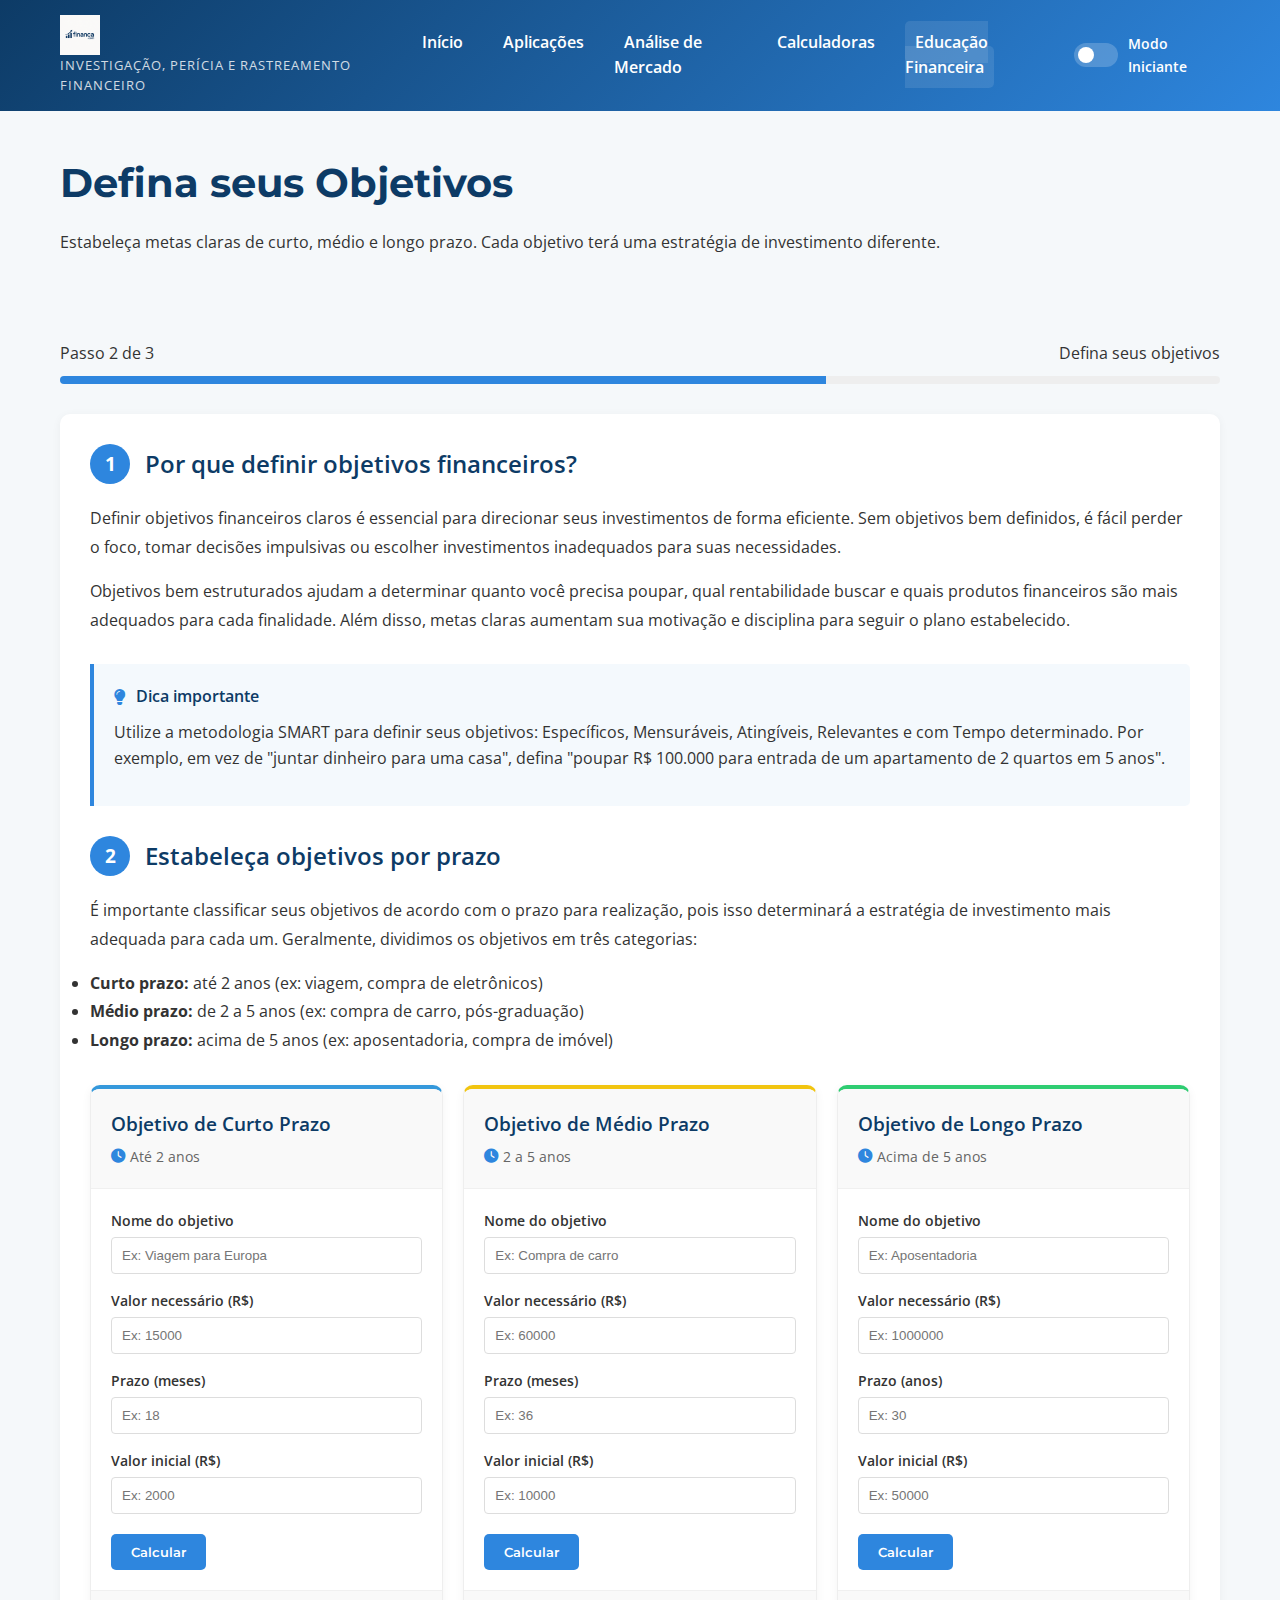
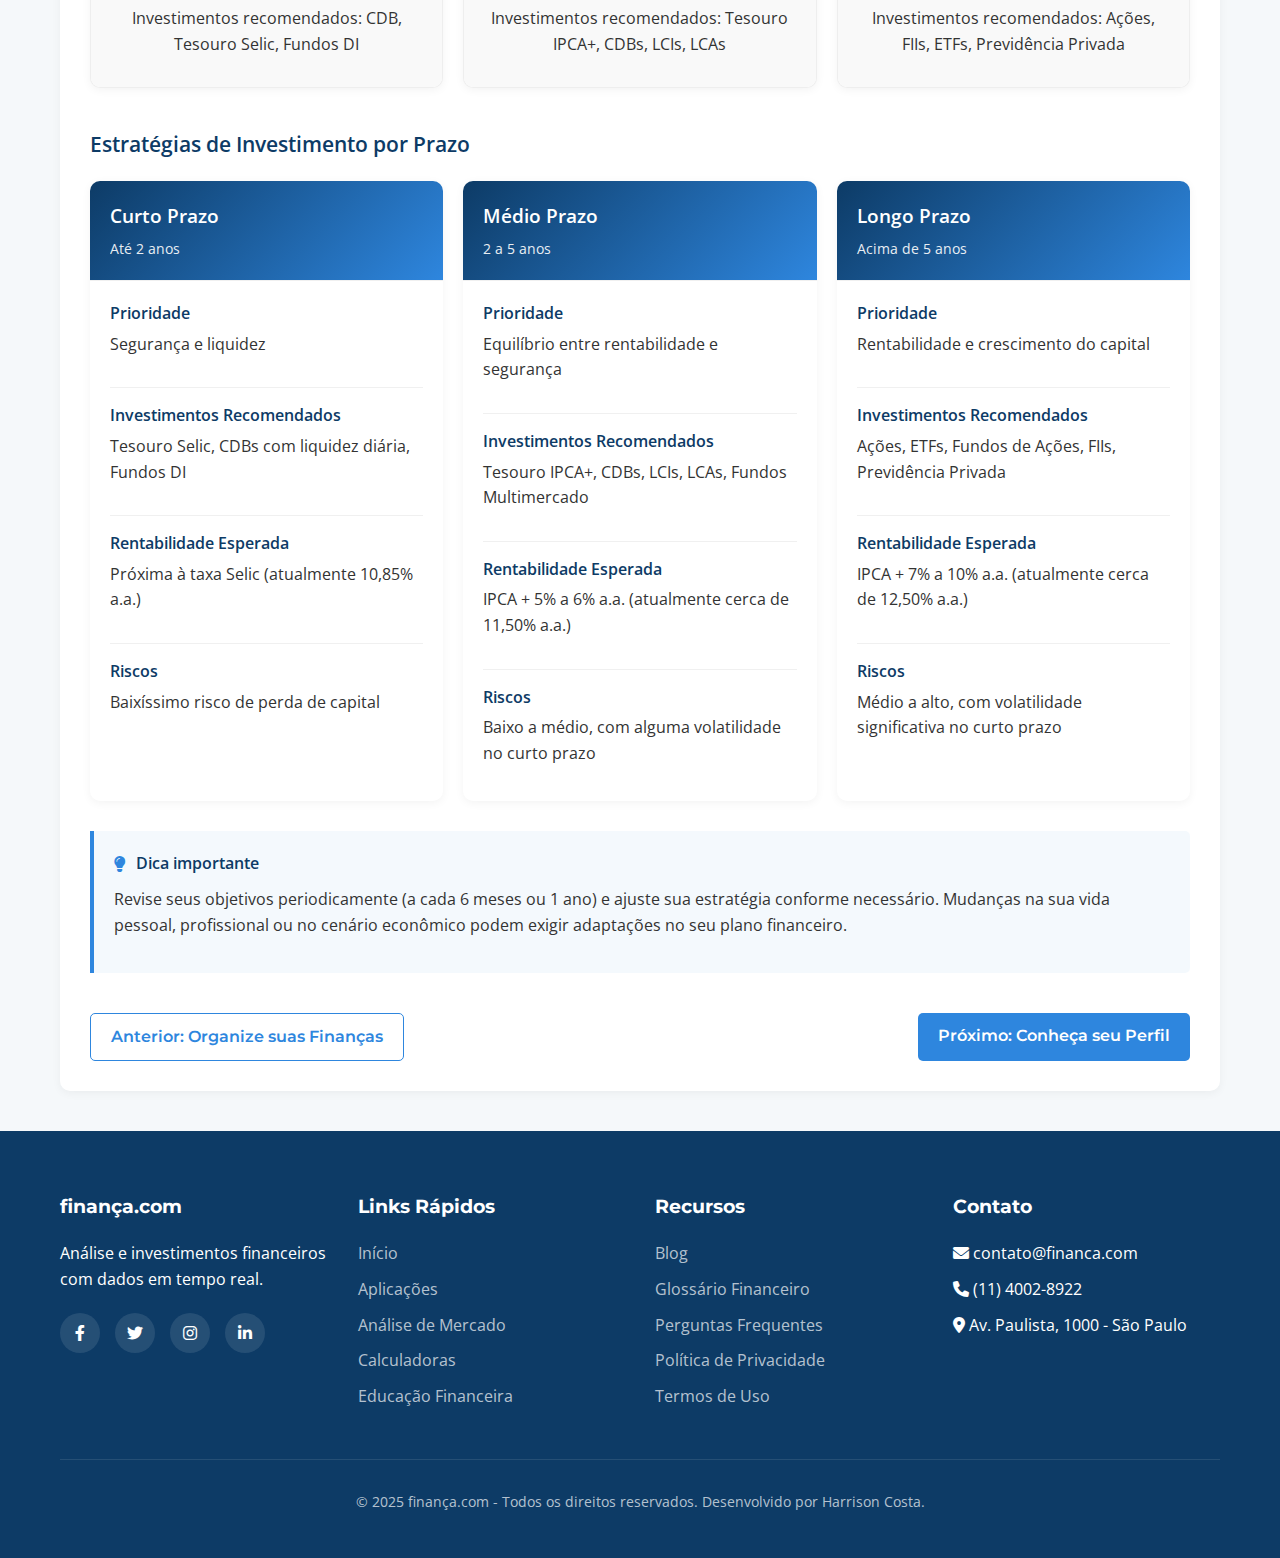
<file: defina-objetivos.html>
<!DOCTYPE html>
<html lang="pt-BR">
<head>
    <meta charset="UTF-8">
    <meta name="viewport" content="width=device-width, initial-scale=1.0">
    <title>Defina seus Objetivos - finança.com</title>
    <link rel="stylesheet" href="css/styles.css">
    <link rel="stylesheet" href="https://cdnjs.cloudflare.com/ajax/libs/font-awesome/6.0.0-beta3/css/all.min.css">
    <link href="https://fonts.googleapis.com/css2?family=Montserrat:wght@400;500;600;700&family=Open+Sans:wght@400;600&family=Roboto+Mono&display=swap" rel="stylesheet">
    <style>
        .objetivos-header {
            background-color: #f5f8fa;
            padding: 40px 0;
            margin-bottom: 30px;
        }
        
        .objetivos-header h1 {
            margin-bottom: 15px;
            color: var(--azul-escuro);
        }
        
        .conteudo-container {
            background-color: var(--branco);
            border-radius: 10px;
            padding: 30px;
            box-shadow: var(--sombra-suave);
            margin-bottom: 40px;
        }
        
        .passo-titulo {
            display: flex;
            align-items: center;
            margin-bottom: 20px;
        }
        
        .passo-numero {
            display: flex;
            align-items: center;
            justify-content: center;
            width: 40px;
            height: 40px;
            background-color: var(--azul-medio);
            color: var(--branco);
            border-radius: 50%;
            font-weight: 700;
            font-size: 1.2rem;
            margin-right: 15px;
        }
        
        .passo-texto {
            font-size: 1.5rem;
            font-weight: 600;
            color: var(--azul-escuro);
        }
        
        .passo-descricao {
            margin-bottom: 30px;
            line-height: 1.8;
        }
        
        .dica-box {
            background-color: rgba(46, 134, 222, 0.05);
            border-left: 4px solid var(--azul-medio);
            padding: 20px;
            margin-bottom: 30px;
            border-radius: 0 5px 5px 0;
        }
        
        .dica-titulo {
            display: flex;
            align-items: center;
            font-weight: 600;
            margin-bottom: 10px;
            color: var(--azul-escuro);
        }
        
        .dica-titulo i {
            margin-right: 10px;
            color: var(--azul-medio);
        }
        
        .objetivos-grid {
            display: grid;
            grid-template-columns: repeat(auto-fill, minmax(300px, 1fr));
            gap: 20px;
            margin-bottom: 30px;
        }
        
        .objetivo-card {
            background-color: var(--branco);
            border-radius: 10px;
            overflow: hidden;
            box-shadow: var(--sombra-suave);
            border: 1px solid #eee;
            transition: transform 0.3s ease, box-shadow 0.3s ease;
        }
        
        .objetivo-card:hover {
            transform: translateY(-5px);
            box-shadow: 0 10px 20px rgba(0, 0, 0, 0.1);
        }
        
        .objetivo-header {
            padding: 20px;
            border-bottom: 1px solid #f0f0f0;
            background-color: #f9f9f9;
        }
        
        .objetivo-titulo {
            font-size: 1.2rem;
            font-weight: 600;
            margin-bottom: 5px;
            color: var(--azul-escuro);
        }
        
        .objetivo-prazo {
            font-size: 0.9rem;
            color: #666;
            display: flex;
            align-items: center;
        }
        
        .objetivo-prazo i {
            margin-right: 5px;
            color: var(--azul-medio);
        }
        
        .objetivo-body {
            padding: 20px;
        }
        
        .objetivo-form {
            margin-bottom: 20px;
        }
        
        .form-group {
            margin-bottom: 15px;
        }
        
        .form-group label {
            display: block;
            margin-bottom: 5px;
            font-weight: 600;
            font-size: 0.9rem;
        }
        
        .form-group input,
        .form-group select {
            width: 100%;
            padding: 10px;
            border: 1px solid #ddd;
            border-radius: 4px;
        }
        
        .objetivo-footer {
            padding: 15px 20px;
            background-color: #f9f9f9;
            border-top: 1px solid #f0f0f0;
            text-align: center;
        }
        
        .objetivo-footer .btn {
            width: 100%;
        }
        
        .objetivo-curto {
            border-top: 4px solid #3498db;
        }
        
        .objetivo-medio {
            border-top: 4px solid #f1c40f;
        }
        
        .objetivo-longo {
            border-top: 4px solid #2ecc71;
        }
        
        .resultado-objetivo {
            background-color: #f9f9f9;
            padding: 15px;
            border-radius: 5px;
            margin-top: 15px;
            display: none;
        }
        
        .resultado-objetivo.active {
            display: block;
        }
        
        .resultado-valor {
            font-size: 1.5rem;
            font-weight: 700;
            color: var(--azul-escuro);
            margin-bottom: 10px;
        }
        
        .resultado-info {
            font-size: 0.9rem;
            color: #666;
        }
        
        .estrategia-container {
            margin-top: 40px;
            margin-bottom: 30px;
        }
        
        .estrategia-titulo {
            font-size: 1.3rem;
            font-weight: 600;
            margin-bottom: 20px;
            color: var(--azul-escuro);
        }
        
        .estrategia-grid {
            display: grid;
            grid-template-columns: repeat(auto-fill, minmax(280px, 1fr));
            gap: 20px;
        }
        
        .estrategia-card {
            background-color: var(--branco);
            border-radius: 10px;
            overflow: hidden;
            box-shadow: var(--sombra-suave);
            transition: transform 0.3s ease, box-shadow 0.3s ease;
        }
        
        .estrategia-card:hover {
            transform: translateY(-5px);
            box-shadow: 0 10px 20px rgba(0, 0, 0, 0.1);
        }
        
        .estrategia-header {
            padding: 20px;
            border-bottom: 1px solid #f0f0f0;
            background: linear-gradient(135deg, var(--azul-escuro) 0%, var(--azul-medio) 100%);
            color: var(--branco);
        }
        
        .estrategia-titulo-card {
            font-size: 1.2rem;
            font-weight: 600;
            margin-bottom: 5px;
        }
        
        .estrategia-subtitulo {
            font-size: 0.9rem;
            opacity: 0.9;
        }
        
        .estrategia-body {
            padding: 20px;
        }
        
        .estrategia-item {
            margin-bottom: 15px;
            padding-bottom: 15px;
            border-bottom: 1px solid #f0f0f0;
        }
        
        .estrategia-item:last-child {
            margin-bottom: 0;
            padding-bottom: 0;
            border-bottom: none;
        }
        
        .estrategia-item-titulo {
            font-weight: 600;
            margin-bottom: 5px;
            color: var(--azul-escuro);
        }
        
        .progresso-container {
            margin-bottom: 30px;
        }
        
        .progresso-titulo {
            display: flex;
            justify-content: space-between;
            margin-bottom: 10px;
        }
        
        .progresso-barra {
            height: 8px;
            background-color: #eee;
            border-radius: 4px;
            overflow: hidden;
        }
        
        .progresso-preenchimento {
            height: 100%;
            background-color: var(--azul-medio);
            width: 66%;
        }
        
        .passos-navegacao {
            display: flex;
            justify-content: space-between;
            margin-top: 40px;
        }
        
        @media (max-width: 768px) {
            .objetivos-grid {
                grid-template-columns: 1fr;
            }
            
            .estrategia-grid {
                grid-template-columns: 1fr;
            }
            
            .passos-navegacao {
                flex-direction: column;
                gap: 15px;
            }
            
            .passos-navegacao .btn {
                width: 100%;
            }
        }
    </style>
</head>
<body>
    <header class="header-principal">
        <div class="container header-container">
            <div class="logo-container">
                <a href="index.html" class="logo"><img src="img/logo.png" alt="finança.com logo"></a>
                <div class="slogan">INVESTIGAÇÃO, perícia e rastreamento financeiro</div>
            </div>
            <nav class="menu-principal">
                <button class="menu-hamburguer" aria-label="Menu">
                    <span></span>
                    <span></span>
                    <span></span>
                </button>
                <ul class="menu-items">
                    <li><a href="index.html">Início</a></li>
                    <li><a href="aplicacoes.html">Aplicações</a></li>
                    <li><a href="analise.html">Análise de Mercado</a></li>
                    <li><a href="ferramentas.html">Calculadoras</a></li>
                    <li><a href="educacao.html" class="active">Educação Financeira</a></li>
                </ul>
            </nav>
            <div class="modo-iniciante-toggle">
                <label class="switch">
                    <input type="checkbox" id="toggle-modo-iniciante">
                    <span class="slider round"></span>
                </label>
                <span class="label-modo-iniciante">Modo Iniciante</span>
            </div>
        </div>
    </header>

    <section class="objetivos-header">
        <div class="container">
            <h1>Defina seus Objetivos</h1>
            <p>Estabeleça metas claras de curto, médio e longo prazo. Cada objetivo terá uma estratégia de investimento diferente.</p>
        </div>
    </section>

    <section class="container">
        <div class="progresso-container">
            <div class="progresso-titulo">
                <span>Passo 2 de 3</span>
                <span>Defina seus objetivos</span>
            </div>
            <div class="progresso-barra">
                <div class="progresso-preenchimento"></div>
            </div>
        </div>

        <div class="conteudo-container">
            <div class="passo-titulo">
                <div class="passo-numero">1</div>
                <div class="passo-texto">Por que definir objetivos financeiros?</div>
            </div>
            <div class="passo-descricao">
                <p>Definir objetivos financeiros claros é essencial para direcionar seus investimentos de forma eficiente. Sem objetivos bem definidos, é fácil perder o foco, tomar decisões impulsivas ou escolher investimentos inadequados para suas necessidades.</p>
                <p>Objetivos bem estruturados ajudam a determinar quanto você precisa poupar, qual rentabilidade buscar e quais produtos financeiros são mais adequados para cada finalidade. Além disso, metas claras aumentam sua motivação e disciplina para seguir o plano estabelecido.</p>
            </div>

            <div class="dica-box">
                <div class="dica-titulo">
                    <i class="fas fa-lightbulb"></i>
                    Dica importante
                </div>
                <p>Utilize a metodologia SMART para definir seus objetivos: Específicos, Mensuráveis, Atingíveis, Relevantes e com Tempo determinado. Por exemplo, em vez de "juntar dinheiro para uma casa", defina "poupar R$ 100.000 para entrada de um apartamento de 2 quartos em 5 anos".</p>
            </div>

            <div class="passo-titulo">
                <div class="passo-numero">2</div>
                <div class="passo-texto">Estabeleça objetivos por prazo</div>
            </div>
            <div class="passo-descricao">
                <p>É importante classificar seus objetivos de acordo com o prazo para realização, pois isso determinará a estratégia de investimento mais adequada para cada um. Geralmente, dividimos os objetivos em três categorias:</p>
                <ul>
                    <li><strong>Curto prazo:</strong> até 2 anos (ex: viagem, compra de eletrônicos)</li>
                    <li><strong>Médio prazo:</strong> de 2 a 5 anos (ex: compra de carro, pós-graduação)</li>
                    <li><strong>Longo prazo:</strong> acima de 5 anos (ex: aposentadoria, compra de imóvel)</li>
                </ul>
            </div>

            <div class="objetivos-grid">
                <div class="objetivo-card objetivo-curto">
                    <div class="objetivo-header">
                        <div class="objetivo-titulo">Objetivo de Curto Prazo</div>
                        <div class="objetivo-prazo">
                            <i class="fas fa-clock"></i>
                            Até 2 anos
                        </div>
                    </div>
                    <div class="objetivo-body">
                        <div class="objetivo-form">
                            <div class="form-group">
                                <label for="objetivo-curto-nome">Nome do objetivo</label>
                                <input type="text" id="objetivo-curto-nome" placeholder="Ex: Viagem para Europa">
                            </div>
                            <div class="form-group">
                                <label for="objetivo-curto-valor">Valor necessário (R$)</label>
                                <input type="number" id="objetivo-curto-valor" placeholder="Ex: 15000">
                            </div>
                            <div class="form-group">
                                <label for="objetivo-curto-prazo">Prazo (meses)</label>
                                <input type="number" id="objetivo-curto-prazo" placeholder="Ex: 18" max="24">
                            </div>
                            <div class="form-group">
                                <label for="objetivo-curto-inicial">Valor inicial (R$)</label>
                                <input type="number" id="objetivo-curto-inicial" placeholder="Ex: 2000">
                            </div>
                        </div>
                        <button class="btn btn-primary" id="calcular-curto">Calcular</button>
                        <div class="resultado-objetivo" id="resultado-curto">
                            <div class="resultado-valor">R$ 722,22 por mês</div>
                            <div class="resultado-info">
                                <p>Para atingir seu objetivo de <strong>R$ 15.000,00</strong> em <strong>18 meses</strong>, você precisará poupar <strong>R$ 722,22</strong> por mês, considerando seu valor inicial de <strong>R$ 2.000,00</strong> e uma rentabilidade média de <strong>10,85% a.a.</strong></p>
                            </div>
                        </div>
                    </div>
                    <div class="objetivo-footer">
                        <p>Investimentos recomendados: CDB, Tesouro Selic, Fundos DI</p>
                    </div>
                </div>

                <div class="objetivo-card objetivo-medio">
                    <div class="objetivo-header">
                        <div class="objetivo-titulo">Objetivo de Médio Prazo</div>
                        <div class="objetivo-prazo">
                            <i class="fas fa-clock"></i>
                            2 a 5 anos
                        </div>
                    </div>
                    <div class="objetivo-body">
                        <div class="objetivo-form">
                            <div class="form-group">
                                <label for="objetivo-medio-nome">Nome do objetivo</label>
                                <input type="text" id="objetivo-medio-nome" placeholder="Ex: Compra de carro">
                            </div>
                            <div class="form-group">
                                <label for="objetivo-medio-valor">Valor necessário (R$)</label>
                                <input type="number" id="objetivo-medio-valor" placeholder="Ex: 60000">
                            </div>
                            <div class="form-group">
                                <label for="objetivo-medio-prazo">Prazo (meses)</label>
                                <input type="number" id="objetivo-medio-prazo" placeholder="Ex: 36" min="25" max="60">
                            </div>
                            <div class="form-group">
                                <label for="objetivo-medio-inicial">Valor inicial (R$)</label>
                                <input type="number" id="objetivo-medio-inicial" placeholder="Ex: 10000">
                            </div>
                        </div>
                        <button class="btn btn-primary" id="calcular-medio">Calcular</button>
                        <div class="resultado-objetivo" id="resultado-medio">
                            <div class="resultado-valor">R$ 1.305,56 por mês</div>
                            <div class="resultado-info">
                                <p>Para atingir seu objetivo de <strong>R$ 60.000,00</strong> em <strong>36 meses</strong>, você precisará poupar <strong>R$ 1.305,56</strong> por mês, considerando seu valor inicial de <strong>R$ 10.000,00</strong> e uma rentabilidade média de <strong>11,50% a.a.</strong></p>
                            </div>
                        </div>
                    </div>
                    <div class="objetivo-footer">
                        <p>Investimentos recomendados: Tesouro IPCA+, CDBs, LCIs, LCAs</p>
                    </div>
                </div>

                <div class="objetivo-card objetivo-longo">
                    <div class="objetivo-header">
                        <div class="objetivo-titulo">Objetivo de Longo Prazo</div>
                        <div class="objetivo-prazo">
                            <i class="fas fa-clock"></i>
                            Acima de 5 anos
                        </div>
                    </div>
                    <div class="objetivo-body">
                        <div class="objetivo-form">
                            <div class="form-group">
                                <label for="objetivo-longo-nome">Nome do objetivo</label>
                                <input type="text" id="objetivo-longo-nome" placeholder="Ex: Aposentadoria">
                            </div>
                            <div class="form-group">
                                <label for="objetivo-longo-valor">Valor necessário (R$)</label>
                                <input type="number" id="objetivo-longo-valor" placeholder="Ex: 1000000">
                            </div>
                            <div class="form-group">
                                <label for="objetivo-longo-prazo">Prazo (anos)</label>
                                <input type="number" id="objetivo-longo-prazo" placeholder="Ex: 30" min="6" max="40">
                            </div>
                            <div class="form-group">
                                <label for="objetivo-longo-inicial">Valor inicial (R$)</label>
                                <input type="number" id="objetivo-longo-inicial" placeholder="Ex: 50000">
                            </div>
                        </div>
                        <button class="btn btn-primary" id="calcular-longo">Calcular</button>
                        <div class="resultado-objetivo" id="resultado-longo">
                            <div class="resultado-valor">R$ 486,11 por mês</div>
                            <div class="resultado-info">
                                <p>Para atingir seu objetivo de <strong>R$ 1.000.000,00</strong> em <strong>30 anos</strong>, você precisará poupar <strong>R$ 486,11</strong> por mês, considerando seu valor inicial de <strong>R$ 50.000,00</strong> e uma rentabilidade média de <strong>12,50% a.a.</strong></p>
                            </div>
                        </div>
                    </div>
                    <div class="objetivo-footer">
                        <p>Investimentos recomendados: Ações, FIIs, ETFs, Previdência Privada</p>
                    </div>
                </div>
            </div>

            <div class="estrategia-container">
                <div class="estrategia-titulo">Estratégias de Investimento por Prazo</div>
                <div class="estrategia-grid">
                    <div class="estrategia-card">
                        <div class="estrategia-header">
                            <div class="estrategia-titulo-card">Curto Prazo</div>
                            <div class="estrategia-subtitulo">Até 2 anos</div>
                        </div>
                        <div class="estrategia-body">
                            <div class="estrategia-item">
                                <div class="estrategia-item-titulo">Prioridade</div>
                                <p>Segurança e liquidez</p>
                            </div>
                            <div class="estrategia-item">
                                <div class="estrategia-item-titulo">Investimentos Recomendados</div>
                                <p>Tesouro Selic, CDBs com liquidez diária, Fundos DI</p>
                            </div>
                            <div class="estrategia-item">
                                <div class="estrategia-item-titulo">Rentabilidade Esperada</div>
                                <p>Próxima à taxa Selic (atualmente 10,85% a.a.)</p>
                            </div>
                            <div class="estrategia-item">
                                <div class="estrategia-item-titulo">Riscos</div>
                                <p>Baixíssimo risco de perda de capital</p>
                            </div>
                        </div>
                    </div>

                    <div class="estrategia-card">
                        <div class="estrategia-header">
                            <div class="estrategia-titulo-card">Médio Prazo</div>
                            <div class="estrategia-subtitulo">2 a 5 anos</div>
                        </div>
                        <div class="estrategia-body">
                            <div class="estrategia-item">
                                <div class="estrategia-item-titulo">Prioridade</div>
                                <p>Equilíbrio entre rentabilidade e segurança</p>
                            </div>
                            <div class="estrategia-item">
                                <div class="estrategia-item-titulo">Investimentos Recomendados</div>
                                <p>Tesouro IPCA+, CDBs, LCIs, LCAs, Fundos Multimercado</p>
                            </div>
                            <div class="estrategia-item">
                                <div class="estrategia-item-titulo">Rentabilidade Esperada</div>
                                <p>IPCA + 5% a 6% a.a. (atualmente cerca de 11,50% a.a.)</p>
                            </div>
                            <div class="estrategia-item">
                                <div class="estrategia-item-titulo">Riscos</div>
                                <p>Baixo a médio, com alguma volatilidade no curto prazo</p>
                            </div>
                        </div>
                    </div>

                    <div class="estrategia-card">
                        <div class="estrategia-header">
                            <div class="estrategia-titulo-card">Longo Prazo</div>
                            <div class="estrategia-subtitulo">Acima de 5 anos</div>
                        </div>
                        <div class="estrategia-body">
                            <div class="estrategia-item">
                                <div class="estrategia-item-titulo">Prioridade</div>
                                <p>Rentabilidade e crescimento do capital</p>
                            </div>
                            <div class="estrategia-item">
                                <div class="estrategia-item-titulo">Investimentos Recomendados</div>
                                <p>Ações, ETFs, Fundos de Ações, FIIs, Previdência Privada</p>
                            </div>
                            <div class="estrategia-item">
                                <div class="estrategia-item-titulo">Rentabilidade Esperada</div>
                                <p>IPCA + 7% a 10% a.a. (atualmente cerca de 12,50% a.a.)</p>
                            </div>
                            <div class="estrategia-item">
                                <div class="estrategia-item-titulo">Riscos</div>
                                <p>Médio a alto, com volatilidade significativa no curto prazo</p>
                            </div>
                        </div>
                    </div>
                </div>
            </div>

            <div class="dica-box">
                <div class="dica-titulo">
                    <i class="fas fa-lightbulb"></i>
                    Dica importante
                </div>
                <p>Revise seus objetivos periodicamente (a cada 6 meses ou 1 ano) e ajuste sua estratégia conforme necessário. Mudanças na sua vida pessoal, profissional ou no cenário econômico podem exigir adaptações no seu plano financeiro.</p>
            </div>

            <div class="passos-navegacao">
                <a href="organize-financas.html" class="btn btn-secondary">Anterior: Organize suas Finanças</a>
                <a href="perfil-investidor.html" class="btn btn-primary">Próximo: Conheça seu Perfil</a>
            </div>
        </div>
    </section>

    <footer class="footer">
        <div class="container">
            <div class="footer-container">
                <div class="footer-column">
                    <h3>finança.com</h3>
                    <p>Análise e investimentos financeiros com dados em tempo real.</p>
                    <div class="footer-social">
                        <a href="#"><i class="fab fa-facebook-f"></i></a>
                        <a href="#"><i class="fab fa-twitter"></i></a>
                        <a href="#"><i class="fab fa-instagram"></i></a>
                        <a href="#"><i class="fab fa-linkedin-in"></i></a>
                    </div>
                </div>
                <div class="footer-column">
                    <h3>Links Rápidos</h3>
                    <ul class="footer-links">
                        <li><a href="index.html">Início</a></li>
                        <li><a href="aplicacoes.html">Aplicações</a></li>
                        <li><a href="analise.html">Análise de Mercado</a></li>
                        <li><a href="ferramentas.html">Calculadoras</a></li>
                        <li><a href="educacao.html">Educação Financeira</a></li>
                    </ul>
                </div>
                <div class="footer-column">
                    <h3>Recursos</h3>
                    <ul class="footer-links">
                        <li><a href="#">Blog</a></li>
                        <li><a href="#">Glossário Financeiro</a></li>
                        <li><a href="#">Perguntas Frequentes</a></li>
                        <li><a href="#">Política de Privacidade</a></li>
                        <li><a href="#">Termos de Uso</a></li>
                    </ul>
                </div>
                <div class="footer-column">
                    <h3>Contato</h3>
                    <ul class="footer-links">
                        <li><i class="fas fa-envelope"></i> contato@financa.com</li>
                        <li><i class="fas fa-phone"></i> (11) 4002-8922</li>
                        <li><i class="fas fa-map-marker-alt"></i> Av. Paulista, 1000 - São Paulo</li>
                    </ul>
                </div>
            </div>
            <div class="footer-bottom">
                <p>&copy; 2025 finança.com - Todos os direitos reservados. Desenvolvido por Harrison Costa.</p>
            </div>
        </div>
    </footer>

    <script src="js/main.js"></script>
    <script src="js/charts.js"></script>
    <script src="js/alertas.js"></script>
    <script src="js/prospeccao.js"></script>
    <script src="js/api-real-time.js"></script>
    <script>
        document.addEventListener('DOMContentLoaded', function() {
            // Calculadora de objetivo de curto prazo
            document.getElementById('calcular-curto').addEventListener('click', function() {
                const valor = parseFloat(document.getElementById('objetivo-curto-valor').value) || 15000;
                const prazo = parseInt(document.getElementById('objetivo-curto-prazo').value) || 18;
                const inicial = parseFloat(document.getElementById('objetivo-curto-inicial').value) || 2000;
                const taxa = 10.85 / 100; // Taxa Selic atual
                
                calcularObjetivo('curto', valor, prazo, inicial, taxa);
            });
            
            // Calculadora de objetivo de médio prazo
            document.getElementById('calcular-medio').addEventListener('click', function() {
                const valor = parseFloat(document.getElementById('objetivo-medio-valor').value) || 60000;
                const prazo = parseInt(document.getElementById('objetivo-medio-prazo').value) || 36;
                const inicial = parseFloat(document.getElementById('objetivo-medio-inicial').value) || 10000;
                const taxa = 11.50 / 100; // Taxa média para médio prazo
                
                calcularObjetivo('medio', valor, prazo, inicial, taxa);
            });
            
            // Calculadora de objetivo de longo prazo
            document.getElementById('calcular-longo').addEventListener('click', function() {
                const valor = parseFloat(document.getElementById('objetivo-longo-valor').value) || 1000000;
                const prazo = parseInt(document.getElementById('objetivo-longo-prazo').value) || 30;
                const inicial = parseFloat(document.getElementById('objetivo-longo-inicial').value) || 50000;
                const taxa = 12.50 / 100; // Taxa média para longo prazo
                
                // Converter anos para meses para o cálculo
                calcularObjetivo('longo', valor, prazo * 12, inicial, taxa);
            });
            
            function calcularObjetivo(tipo, valor, prazo, inicial, taxaAnual) {
                // Converter taxa anual para mensal
                const taxaMensal = Math.pow(1 + taxaAnual, 1/12) - 1;
                
                // Calcular aporte mensal necessário
                // Fórmula: M = (VF - VI * (1 + i)^n) / (((1 + i)^n - 1) / i)
                // Onde: M = aporte mensal, VF = valor final, VI = valor inicial, i = taxa mensal, n = prazo em meses
                
                const fatorJuros = Math.pow(1 + taxaMensal, prazo);
                const valorFuturoInicial = inicial * fatorJuros;
                const fatorAcumulacao = (fatorJuros - 1) / taxaMensal;
                
                let aporteMensal = (valor - valorFuturoInicial) / fatorAcumulacao;
                
                // Arredondar para duas casas decimais
                aporteMensal = Math.max(0, Math.round(aporteMensal * 100) / 100);
                
                // Atualizar resultado
                const resultadoElement = document.getElementById(`resultado-${tipo}`);
                const valorElement = resultadoElement.querySelector('.resultado-valor');
                const infoElement = resultadoElement.querySelector('.resultado-info');
                
                valorElement.textContent = `R$ ${aporteMensal.toFixed(2)} por mês`;
                
                let prazoTexto;
                if (tipo === 'longo') {
                    prazoTexto = `${prazo / 12} anos`;
                } else {
                    prazoTexto = `${prazo} meses`;
                }
                
                infoElement.innerHTML = `
                    <p>Para atingir seu objetivo de <strong>R$ ${valor.toFixed(2)}</strong> em <strong>${prazoTexto}</strong>, 
                    você precisará poupar <strong>R$ ${aporteMensal.toFixed(2)}</strong> por mês, 
                    considerando seu valor inicial de <strong>R$ ${inicial.toFixed(2)}</strong> 
                    e uma rentabilidade média de <strong>${(taxaAnual * 100).toFixed(2)}% a.a.</strong></p>
                `;
                
                resultadoElement.classList.add('active');
            }
        });
    </script>
</body>
</html>
</file>
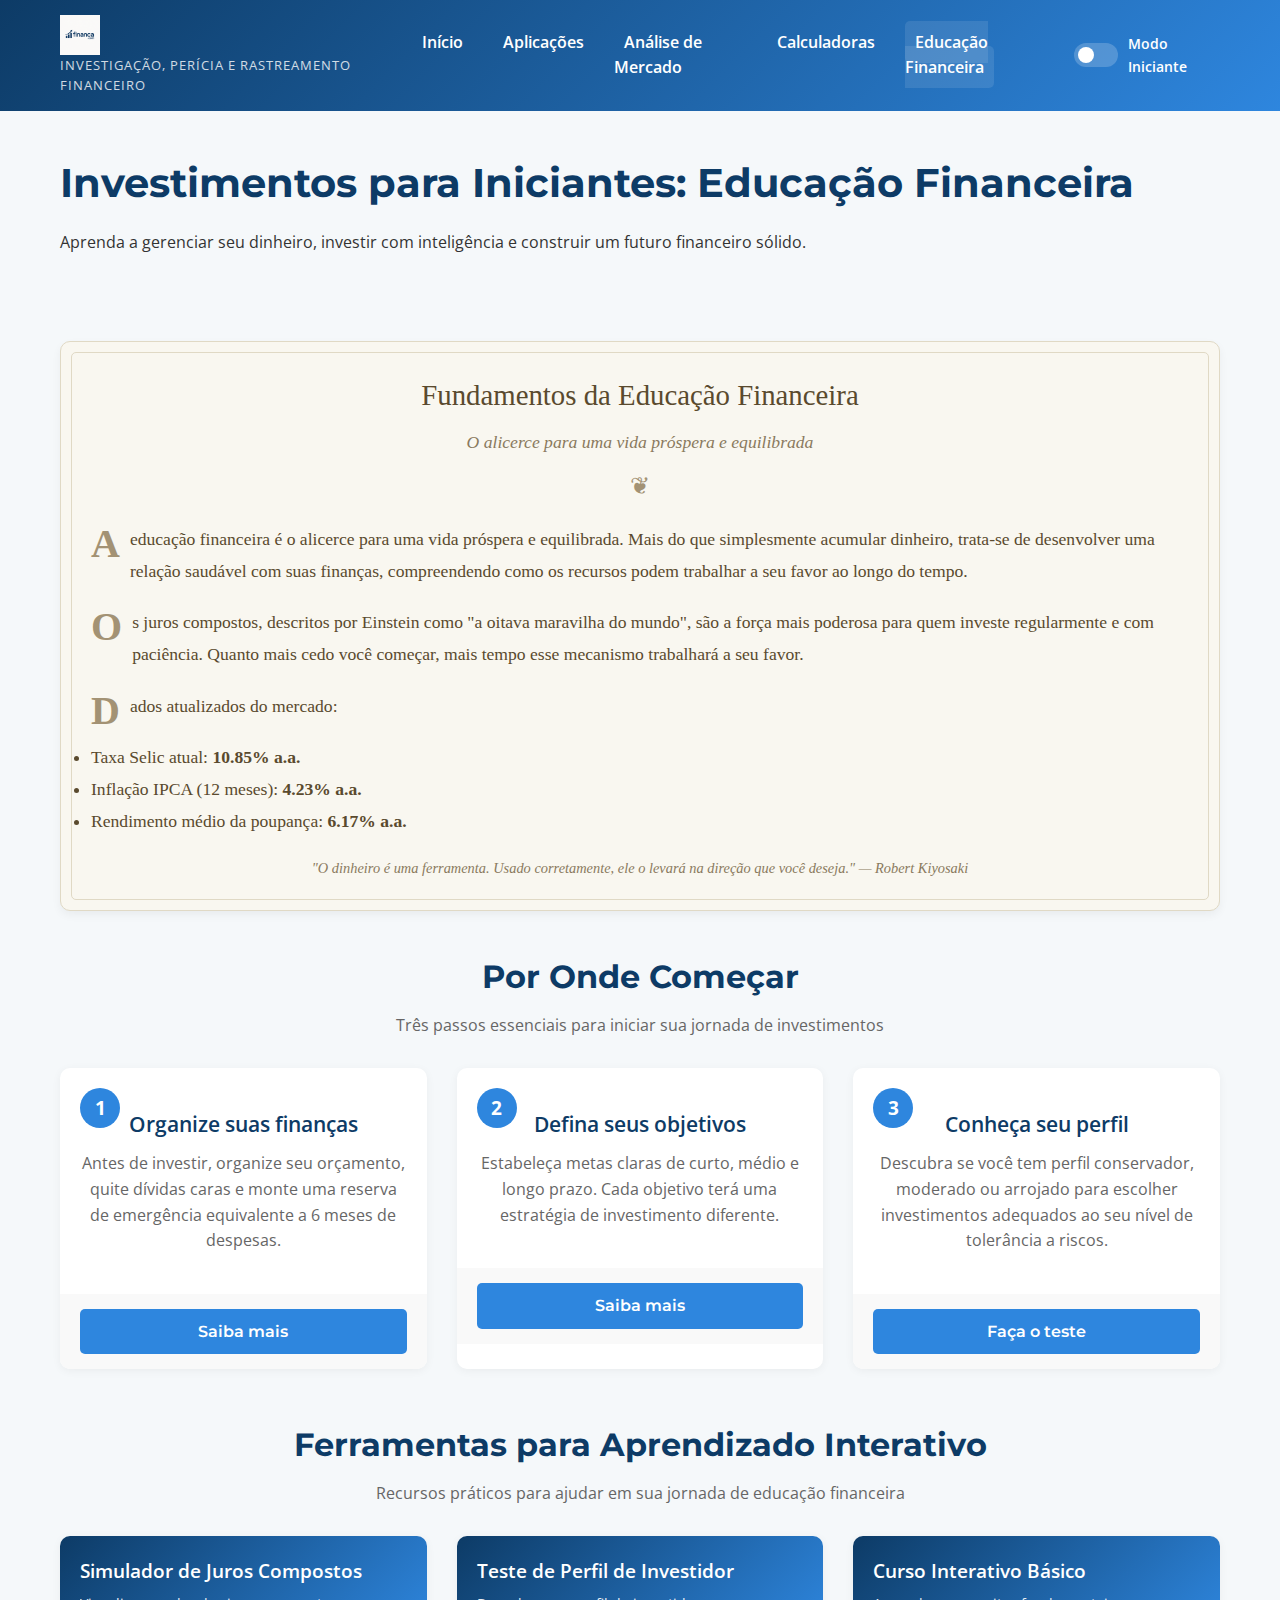
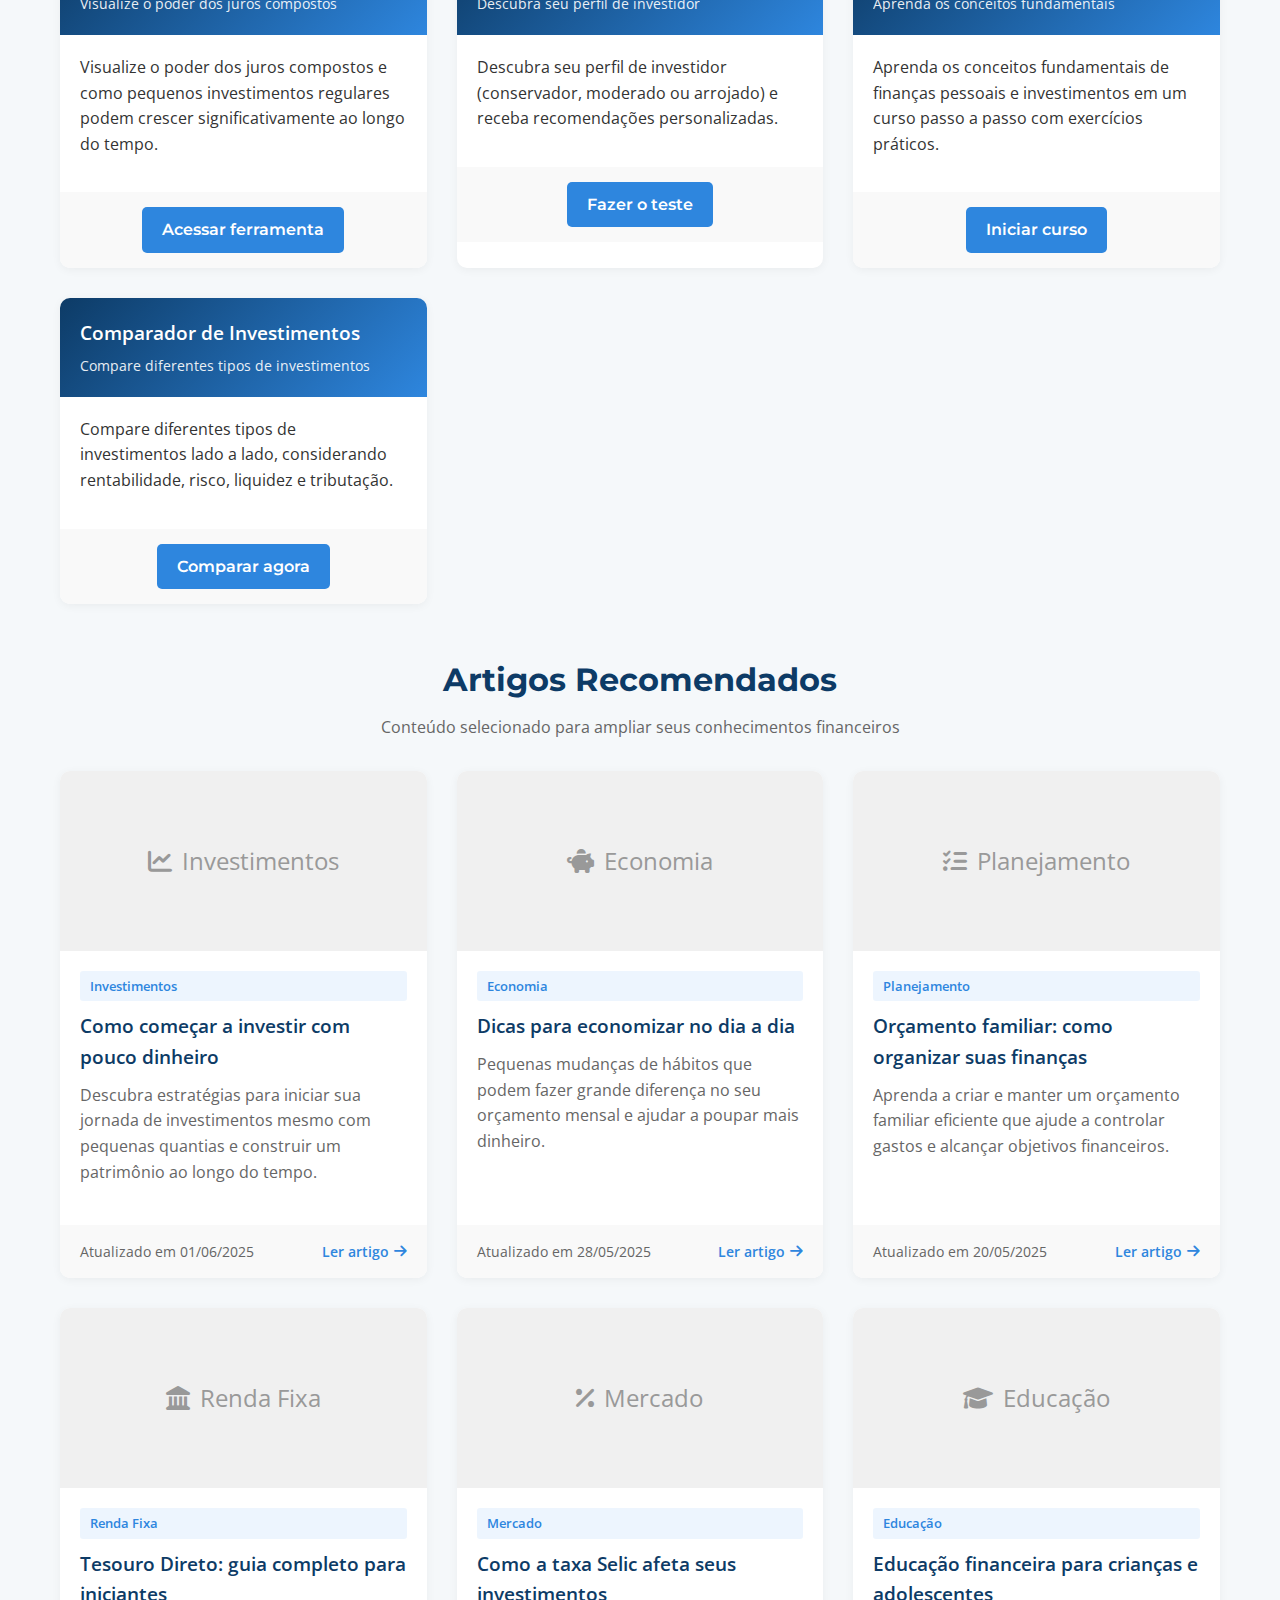
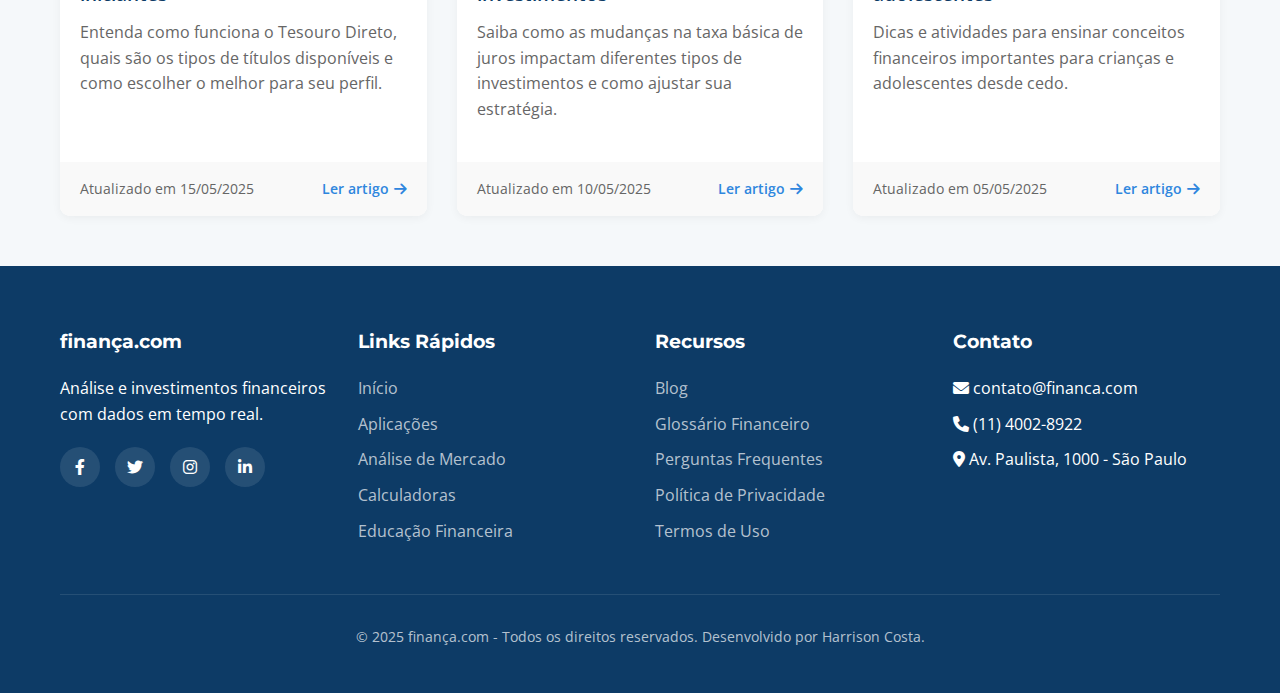
<file: educacao.html>
<!DOCTYPE html>
<html lang="pt-BR">
<head>
    <meta charset="UTF-8">
    <meta name="viewport" content="width=device-width, initial-scale=1.0">
    <title>Educação Financeira - finança.com</title>
    <link rel="stylesheet" href="css/styles.css">
    <link rel="stylesheet" href="https://cdnjs.cloudflare.com/ajax/libs/font-awesome/6.0.0-beta3/css/all.min.css">
    <link href="https://fonts.googleapis.com/css2?family=Montserrat:wght@400;500;600;700&family=Open+Sans:wght@400;600&family=Roboto+Mono&display=swap" rel="stylesheet">
    <style>
        .educacao-header {
            background-color: #f5f8fa;
            padding: 40px 0;
            margin-bottom: 30px;
        }
        
        .educacao-header h1 {
            margin-bottom: 15px;
            color: var(--azul-escuro);
        }
        
        .passos-container {
            margin-bottom: 50px;
        }
        
        .passos-titulo {
            text-align: center;
            margin-bottom: 30px;
        }
        
        .passos-titulo h2 {
            color: var(--azul-escuro);
            font-size: 2rem;
            margin-bottom: 10px;
        }
        
        .passos-titulo p {
            color: #666;
            max-width: 700px;
            margin: 0 auto;
        }
        
        .passos-grid {
            display: grid;
            grid-template-columns: repeat(3, 1fr);
            gap: 30px;
        }
        
        .passo-card {
            background-color: var(--branco);
            border-radius: 10px;
            overflow: hidden;
            box-shadow: var(--sombra-suave);
            transition: transform 0.3s ease, box-shadow 0.3s ease;
            position: relative;
        }
        
        .passo-card:hover {
            transform: translateY(-5px);
            box-shadow: 0 10px 20px rgba(0, 0, 0, 0.1);
        }
        
        .passo-numero {
            position: absolute;
            top: 20px;
            left: 20px;
            width: 40px;
            height: 40px;
            background-color: var(--azul-medio);
            color: var(--branco);
            border-radius: 50%;
            display: flex;
            align-items: center;
            justify-content: center;
            font-weight: 700;
            font-size: 1.2rem;
        }
        
        .passo-header {
            padding: 40px 20px 20px;
            text-align: center;
        }
        
        .passo-titulo {
            font-size: 1.3rem;
            font-weight: 600;
            margin-bottom: 10px;
            color: var(--azul-escuro);
        }
        
        .passo-descricao {
            color: #666;
            margin-bottom: 20px;
            line-height: 1.6;
        }
        
        .passo-footer {
            padding: 15px 20px;
            background-color: #f9f9f9;
            text-align: center;
        }
        
        .passo-footer .btn {
            width: 100%;
        }
        
        .ferramentas-container {
            margin-bottom: 50px;
        }
        
        .ferramentas-titulo {
            text-align: center;
            margin-bottom: 30px;
        }
        
        .ferramentas-titulo h2 {
            color: var(--azul-escuro);
            font-size: 2rem;
            margin-bottom: 10px;
        }
        
        .ferramentas-titulo p {
            color: #666;
            max-width: 700px;
            margin: 0 auto;
        }
        
        .ferramentas-grid {
            display: grid;
            grid-template-columns: repeat(auto-fill, minmax(280px, 1fr));
            gap: 30px;
        }
        
        .ferramenta-card {
            background-color: var(--branco);
            border-radius: 10px;
            overflow: hidden;
            box-shadow: var(--sombra-suave);
            transition: transform 0.3s ease, box-shadow 0.3s ease;
        }
        
        .ferramenta-card:hover {
            transform: translateY(-5px);
            box-shadow: 0 10px 20px rgba(0, 0, 0, 0.1);
        }
        
        .ferramenta-header {
            padding: 20px;
            background: linear-gradient(135deg, var(--azul-escuro) 0%, var(--azul-medio) 100%);
            color: var(--branco);
        }
        
        .ferramenta-titulo {
            font-size: 1.2rem;
            font-weight: 600;
            margin-bottom: 5px;
        }
        
        .ferramenta-descricao {
            font-size: 0.9rem;
            opacity: 0.9;
        }
        
        .ferramenta-body {
            padding: 20px;
            min-height: 120px;
        }
        
        .ferramenta-footer {
            padding: 15px 20px;
            background-color: #f9f9f9;
            text-align: center;
        }
        
        .artigos-container {
            margin-bottom: 50px;
        }
        
        .artigos-titulo {
            text-align: center;
            margin-bottom: 30px;
        }
        
        .artigos-titulo h2 {
            color: var(--azul-escuro);
            font-size: 2rem;
            margin-bottom: 10px;
        }
        
        .artigos-titulo p {
            color: #666;
            max-width: 700px;
            margin: 0 auto;
        }
        
        .artigos-grid {
            display: grid;
            grid-template-columns: repeat(auto-fill, minmax(300px, 1fr));
            gap: 30px;
        }
        
        .artigo-card {
            background-color: var(--branco);
            border-radius: 10px;
            overflow: hidden;
            box-shadow: var(--sombra-suave);
            transition: transform 0.3s ease, box-shadow 0.3s ease;
            display: flex;
            flex-direction: column;
        }
        
        .artigo-card:hover {
            transform: translateY(-5px);
            box-shadow: 0 10px 20px rgba(0, 0, 0, 0.1);
        }
        
        .artigo-imagem {
            height: 180px;
            background-color: #f0f0f0;
            display: flex;
            align-items: center;
            justify-content: center;
            color: #999;
            font-size: 1.5rem;
        }
        
        .artigo-imagem i {
            margin-right: 10px;
        }
        
        .artigo-categoria {
            display: inline-block;
            padding: 5px 10px;
            background-color: var(--azul-claro-transparente);
            color: var(--azul-medio);
            border-radius: 3px;
            font-size: 0.8rem;
            font-weight: 600;
            margin-bottom: 10px;
        }
        
        .artigo-body {
            padding: 20px;
            flex-grow: 1;
            display: flex;
            flex-direction: column;
        }
        
        .artigo-titulo {
            font-size: 1.2rem;
            font-weight: 600;
            margin-bottom: 10px;
            color: var(--azul-escuro);
        }
        
        .artigo-descricao {
            color: #666;
            margin-bottom: 20px;
            line-height: 1.6;
            flex-grow: 1;
        }
        
        .artigo-footer {
            padding: 15px 20px;
            background-color: #f9f9f9;
            display: flex;
            justify-content: space-between;
            align-items: center;
        }
        
        .artigo-data {
            font-size: 0.9rem;
            color: #666;
        }
        
        .artigo-link {
            color: var(--azul-medio);
            font-weight: 600;
            font-size: 0.9rem;
            display: flex;
            align-items: center;
        }
        
        .artigo-link i {
            margin-left: 5px;
            transition: transform 0.3s ease;
        }
        
        .artigo-link:hover i {
            transform: translateX(3px);
        }
        
        .vintage-card {
            background-color: #f9f7f0;
            border: 1px solid #e0d9c5;
            border-radius: 10px;
            padding: 30px;
            margin-bottom: 40px;
            position: relative;
            box-shadow: 0 4px 10px rgba(0, 0, 0, 0.05);
        }
        
        .vintage-card::before {
            content: "";
            position: absolute;
            top: 10px;
            left: 10px;
            right: 10px;
            bottom: 10px;
            border: 1px solid #e0d9c5;
            border-radius: 5px;
            pointer-events: none;
        }
        
        .vintage-card-header {
            text-align: center;
            margin-bottom: 20px;
            position: relative;
        }
        
        .vintage-card-header::after {
            content: "❦";
            display: block;
            text-align: center;
            color: #a39274;
            font-size: 1.5rem;
            margin-top: 10px;
        }
        
        .vintage-card-titulo {
            font-family: 'Baskerville', 'Times New Roman', serif;
            font-size: 1.8rem;
            color: #5a4a2e;
            margin-bottom: 10px;
        }
        
        .vintage-card-subtitulo {
            font-family: 'Baskerville', 'Times New Roman', serif;
            font-style: italic;
            color: #8a7a5e;
            font-size: 1.1rem;
        }
        
        .vintage-card-body {
            font-family: 'Baskerville', 'Times New Roman', serif;
            color: #5a4a2e;
            line-height: 1.8;
            font-size: 1.1rem;
        }
        
        .vintage-card-body p {
            margin-bottom: 20px;
        }
        
        .vintage-card-body p:first-letter {
            font-size: 2.5rem;
            font-weight: bold;
            float: left;
            line-height: 1;
            margin-right: 10px;
            color: #a39274;
        }
        
        .vintage-card-footer {
            text-align: center;
            margin-top: 20px;
            font-family: 'Baskerville', 'Times New Roman', serif;
            font-style: italic;
            color: #8a7a5e;
            font-size: 0.9rem;
        }
        
        @media (max-width: 992px) {
            .passos-grid {
                grid-template-columns: repeat(2, 1fr);
            }
        }
        
        @media (max-width: 768px) {
            .passos-grid {
                grid-template-columns: 1fr;
            }
        }
    </style>
</head>
<body>
    <header class="header-principal">
        <div class="container header-container">
            <div class="logo-container">
                <a href="index.html" class="logo"><img src="img/logo.png" alt="finança.com logo"></a>
                <div class="slogan">INVESTIGAÇÃO, perícia e rastreamento financeiro</div>
            </div>
            <nav class="menu-principal">
                <button class="menu-hamburguer" aria-label="Menu">
                    <span></span>
                    <span></span>
                    <span></span>
                </button>
                <ul class="menu-items">
                    <li><a href="index.html">Início</a></li>
                    <li><a href="aplicacoes.html">Aplicações</a></li>
                    <li><a href="analise.html">Análise de Mercado</a></li>
                    <li><a href="ferramentas.html">Calculadoras</a></li>
                    <li><a href="educacao.html" class="active">Educação Financeira</a></li>
                </ul>
            </nav>
            <div class="modo-iniciante-toggle">
                <label class="switch">
                    <input type="checkbox" id="toggle-modo-iniciante">
                    <span class="slider round"></span>
                </label>
                <span class="label-modo-iniciante">Modo Iniciante</span>
            </div>
        </div>
    </header>

    <section class="educacao-header">
        <div class="container">
            <h1>Investimentos para Iniciantes: Educação Financeira</h1>
            <p>Aprenda a gerenciar seu dinheiro, investir com inteligência e construir um futuro financeiro sólido.</p>
        </div>
    </section>

    <section class="container">
        <div class="vintage-card">
            <div class="vintage-card-header">
                <div class="vintage-card-titulo">Fundamentos da Educação Financeira</div>
                <div class="vintage-card-subtitulo">O alicerce para uma vida próspera e equilibrada</div>
            </div>
            <div class="vintage-card-body">
                <p>A educação financeira é o alicerce para uma vida próspera e equilibrada. Mais do que simplesmente acumular dinheiro, trata-se de desenvolver uma relação saudável com suas finanças, compreendendo como os recursos podem trabalhar a seu favor ao longo do tempo.</p>
                <p>Os juros compostos, descritos por Einstein como "a oitava maravilha do mundo", são a força mais poderosa para quem investe regularmente e com paciência. Quanto mais cedo você começar, mais tempo esse mecanismo trabalhará a seu favor.</p>
                <p>Dados atualizados do mercado:</p>
                <ul>
                    <li>Taxa Selic atual: <strong>10.85% a.a.</strong></li>
                    <li>Inflação IPCA (12 meses): <strong>4.23% a.a.</strong></li>
                    <li>Rendimento médio da poupança: <strong>6.17% a.a.</strong></li>
                </ul>
            </div>
            <div class="vintage-card-footer">
                "O dinheiro é uma ferramenta. Usado corretamente, ele o levará na direção que você deseja." — Robert Kiyosaki
            </div>
        </div>

        <div class="passos-container">
            <div class="passos-titulo">
                <h2>Por Onde Começar</h2>
                <p>Três passos essenciais para iniciar sua jornada de investimentos</p>
            </div>
            <div class="passos-grid">
                <div class="passo-card">
                    <div class="passo-numero">1</div>
                    <div class="passo-header">
                        <div class="passo-titulo">Organize suas finanças</div>
                        <div class="passo-descricao">
                            Antes de investir, organize seu orçamento, quite dívidas caras e monte uma reserva de emergência equivalente a 6 meses de despesas.
                        </div>
                    </div>
                    <div class="passo-footer">
                        <a href="organize-financas.html" class="btn btn-primary">Saiba mais</a>
                    </div>
                </div>

                <div class="passo-card">
                    <div class="passo-numero">2</div>
                    <div class="passo-header">
                        <div class="passo-titulo">Defina seus objetivos</div>
                        <div class="passo-descricao">
                            Estabeleça metas claras de curto, médio e longo prazo. Cada objetivo terá uma estratégia de investimento diferente.
                        </div>
                    </div>
                    <div class="passo-footer">
                        <a href="defina-objetivos.html" class="btn btn-primary">Saiba mais</a>
                    </div>
                </div>

                <div class="passo-card">
                    <div class="passo-numero">3</div>
                    <div class="passo-header">
                        <div class="passo-titulo">Conheça seu perfil</div>
                        <div class="passo-descricao">
                            Descubra se você tem perfil conservador, moderado ou arrojado para escolher investimentos adequados ao seu nível de tolerância a riscos.
                        </div>
                    </div>
                    <div class="passo-footer">
                        <a href="perfil-investidor.html" class="btn btn-primary">Faça o teste</a>
                    </div>
                </div>
            </div>
        </div>

        <div class="ferramentas-container">
            <div class="ferramentas-titulo">
                <h2>Ferramentas para Aprendizado Interativo</h2>
                <p>Recursos práticos para ajudar em sua jornada de educação financeira</p>
            </div>
            <div class="ferramentas-grid">
                <div class="ferramenta-card">
                    <div class="ferramenta-header">
                        <div class="ferramenta-titulo">Simulador de Juros Compostos</div>
                        <div class="ferramenta-descricao">Visualize o poder dos juros compostos</div>
                    </div>
                    <div class="ferramenta-body">
                        <p>Visualize o poder dos juros compostos e como pequenos investimentos regulares podem crescer significativamente ao longo do tempo.</p>
                    </div>
                    <div class="ferramenta-footer">
                        <a href="ferramentas.html#juros-compostos" class="btn btn-primary">Acessar ferramenta</a>
                    </div>
                </div>

                <div class="ferramenta-card">
                    <div class="ferramenta-header">
                        <div class="ferramenta-titulo">Teste de Perfil de Investidor</div>
                        <div class="ferramenta-descricao">Descubra seu perfil de investidor</div>
                    </div>
                    <div class="ferramenta-body">
                        <p>Descubra seu perfil de investidor (conservador, moderado ou arrojado) e receba recomendações personalizadas.</p>
                    </div>
                    <div class="ferramenta-footer">
                        <a href="perfil-investidor.html" class="btn btn-primary">Fazer o teste</a>
                    </div>
                </div>

                <div class="ferramenta-card">
                    <div class="ferramenta-header">
                        <div class="ferramenta-titulo">Curso Interativo Básico</div>
                        <div class="ferramenta-descricao">Aprenda os conceitos fundamentais</div>
                    </div>
                    <div class="ferramenta-body">
                        <p>Aprenda os conceitos fundamentais de finanças pessoais e investimentos em um curso passo a passo com exercícios práticos.</p>
                    </div>
                    <div class="ferramenta-footer">
                        <a href="curso-basico.html" class="btn btn-primary">Iniciar curso</a>
                    </div>
                </div>

                <div class="ferramenta-card">
                    <div class="ferramenta-header">
                        <div class="ferramenta-titulo">Comparador de Investimentos</div>
                        <div class="ferramenta-descricao">Compare diferentes tipos de investimentos</div>
                    </div>
                    <div class="ferramenta-body">
                        <p>Compare diferentes tipos de investimentos lado a lado, considerando rentabilidade, risco, liquidez e tributação.</p>
                    </div>
                    <div class="ferramenta-footer">
                        <a href="ferramentas.html#comparador" class="btn btn-primary">Comparar agora</a>
                    </div>
                </div>
            </div>
        </div>

        <div class="artigos-container">
            <div class="artigos-titulo">
                <h2>Artigos Recomendados</h2>
                <p>Conteúdo selecionado para ampliar seus conhecimentos financeiros</p>
            </div>
            <div class="artigos-grid">
                <div class="artigo-card">
                    <div class="artigo-imagem">
                        <i class="fas fa-chart-line"></i> Investimentos
                    </div>
                    <div class="artigo-body">
                        <span class="artigo-categoria">Investimentos</span>
                        <div class="artigo-titulo">Como começar a investir com pouco dinheiro</div>
                        <div class="artigo-descricao">
                            Descubra estratégias para iniciar sua jornada de investimentos mesmo com pequenas quantias e construir um patrimônio ao longo do tempo.
                        </div>
                    </div>
                    <div class="artigo-footer">
                        <div class="artigo-data">Atualizado em 01/06/2025</div>
                        <a href="artigo-investir-pouco.html" class="artigo-link">
                            Ler artigo <i class="fas fa-arrow-right"></i>
                        </a>
                    </div>
                </div>

                <div class="artigo-card">
                    <div class="artigo-imagem">
                        <i class="fas fa-piggy-bank"></i> Economia
                    </div>
                    <div class="artigo-body">
                        <span class="artigo-categoria">Economia</span>
                        <div class="artigo-titulo">Dicas para economizar no dia a dia</div>
                        <div class="artigo-descricao">
                            Pequenas mudanças de hábitos que podem fazer grande diferença no seu orçamento mensal e ajudar a poupar mais dinheiro.
                        </div>
                    </div>
                    <div class="artigo-footer">
                        <div class="artigo-data">Atualizado em 28/05/2025</div>
                        <a href="artigo-economizar.html" class="artigo-link">
                            Ler artigo <i class="fas fa-arrow-right"></i>
                        </a>
                    </div>
                </div>

                <div class="artigo-card">
                    <div class="artigo-imagem">
                        <i class="fas fa-tasks"></i> Planejamento
                    </div>
                    <div class="artigo-body">
                        <span class="artigo-categoria">Planejamento</span>
                        <div class="artigo-titulo">Orçamento familiar: como organizar suas finanças</div>
                        <div class="artigo-descricao">
                            Aprenda a criar e manter um orçamento familiar eficiente que ajude a controlar gastos e alcançar objetivos financeiros.
                        </div>
                    </div>
                    <div class="artigo-footer">
                        <div class="artigo-data">Atualizado em 20/05/2025</div>
                        <a href="artigo-orcamento.html" class="artigo-link">
                            Ler artigo <i class="fas fa-arrow-right"></i>
                        </a>
                    </div>
                </div>

                <div class="artigo-card">
                    <div class="artigo-imagem">
                        <i class="fas fa-landmark"></i> Renda Fixa
                    </div>
                    <div class="artigo-body">
                        <span class="artigo-categoria">Renda Fixa</span>
                        <div class="artigo-titulo">Tesouro Direto: guia completo para iniciantes</div>
                        <div class="artigo-descricao">
                            Entenda como funciona o Tesouro Direto, quais são os tipos de títulos disponíveis e como escolher o melhor para seu perfil.
                        </div>
                    </div>
                    <div class="artigo-footer">
                        <div class="artigo-data">Atualizado em 15/05/2025</div>
                        <a href="artigo-tesouro.html" class="artigo-link">
                            Ler artigo <i class="fas fa-arrow-right"></i>
                        </a>
                    </div>
                </div>

                <div class="artigo-card">
                    <div class="artigo-imagem">
                        <i class="fas fa-percentage"></i> Mercado
                    </div>
                    <div class="artigo-body">
                        <span class="artigo-categoria">Mercado</span>
                        <div class="artigo-titulo">Como a taxa Selic afeta seus investimentos</div>
                        <div class="artigo-descricao">
                            Saiba como as mudanças na taxa básica de juros impactam diferentes tipos de investimentos e como ajustar sua estratégia.
                        </div>
                    </div>
                    <div class="artigo-footer">
                        <div class="artigo-data">Atualizado em 10/05/2025</div>
                        <a href="artigo-selic.html" class="artigo-link">
                            Ler artigo <i class="fas fa-arrow-right"></i>
                        </a>
                    </div>
                </div>

                <div class="artigo-card">
                    <div class="artigo-imagem">
                        <i class="fas fa-graduation-cap"></i> Educação
                    </div>
                    <div class="artigo-body">
                        <span class="artigo-categoria">Educação</span>
                        <div class="artigo-titulo">Educação financeira para crianças e adolescentes</div>
                        <div class="artigo-descricao">
                            Dicas e atividades para ensinar conceitos financeiros importantes para crianças e adolescentes desde cedo.
                        </div>
                    </div>
                    <div class="artigo-footer">
                        <div class="artigo-data">Atualizado em 05/05/2025</div>
                        <a href="artigo-educacao-criancas.html" class="artigo-link">
                            Ler artigo <i class="fas fa-arrow-right"></i>
                        </a>
                    </div>
                </div>
            </div>
        </div>
    </section>

    <footer class="footer">
        <div class="container">
            <div class="footer-container">
                <div class="footer-column">
                    <h3>finança.com</h3>
                    <p>Análise e investimentos financeiros com dados em tempo real.</p>
                    <div class="footer-social">
                        <a href="#"><i class="fab fa-facebook-f"></i></a>
                        <a href="#"><i class="fab fa-twitter"></i></a>
                        <a href="#"><i class="fab fa-instagram"></i></a>
                        <a href="#"><i class="fab fa-linkedin-in"></i></a>
                    </div>
                </div>
                <div class="footer-column">
                    <h3>Links Rápidos</h3>
                    <ul class="footer-links">
                        <li><a href="index.html">Início</a></li>
                        <li><a href="aplicacoes.html">Aplicações</a></li>
                        <li><a href="analise.html">Análise de Mercado</a></li>
                        <li><a href="ferramentas.html">Calculadoras</a></li>
                        <li><a href="educacao.html">Educação Financeira</a></li>
                    </ul>
                </div>
                <div class="footer-column">
                    <h3>Recursos</h3>
                    <ul class="footer-links">
                        <li><a href="blog.html">Blog</a></li>
                        <li><a href="glossario.html">Glossário Financeiro</a></li>
                        <li><a href="faq.html">Perguntas Frequentes</a></li>
                        <li><a href="privacidade.html">Política de Privacidade</a></li>
                        <li><a href="termos.html">Termos de Uso</a></li>
                    </ul>
                </div>
                <div class="footer-column">
                    <h3>Contato</h3>
                    <ul class="footer-links">
                        <li><i class="fas fa-envelope"></i> contato@financa.com</li>
                        <li><i class="fas fa-phone"></i> (11) 4002-8922</li>
                        <li><i class="fas fa-map-marker-alt"></i> Av. Paulista, 1000 - São Paulo</li>
                    </ul>
                </div>
            </div>
            <div class="footer-bottom">
                <p>&copy; 2025 finança.com - Todos os direitos reservados. Desenvolvido por Harrison Costa.</p>
            </div>
        </div>
    </footer>

    <script src="js/main.js"></script>
    <script src="js/charts.js"></script>
    <script src="js/alertas.js"></script>
    <script src="js/prospeccao.js"></script>
    <script src="js/api-real-time.js"></script>
</body>
</html>
</file>
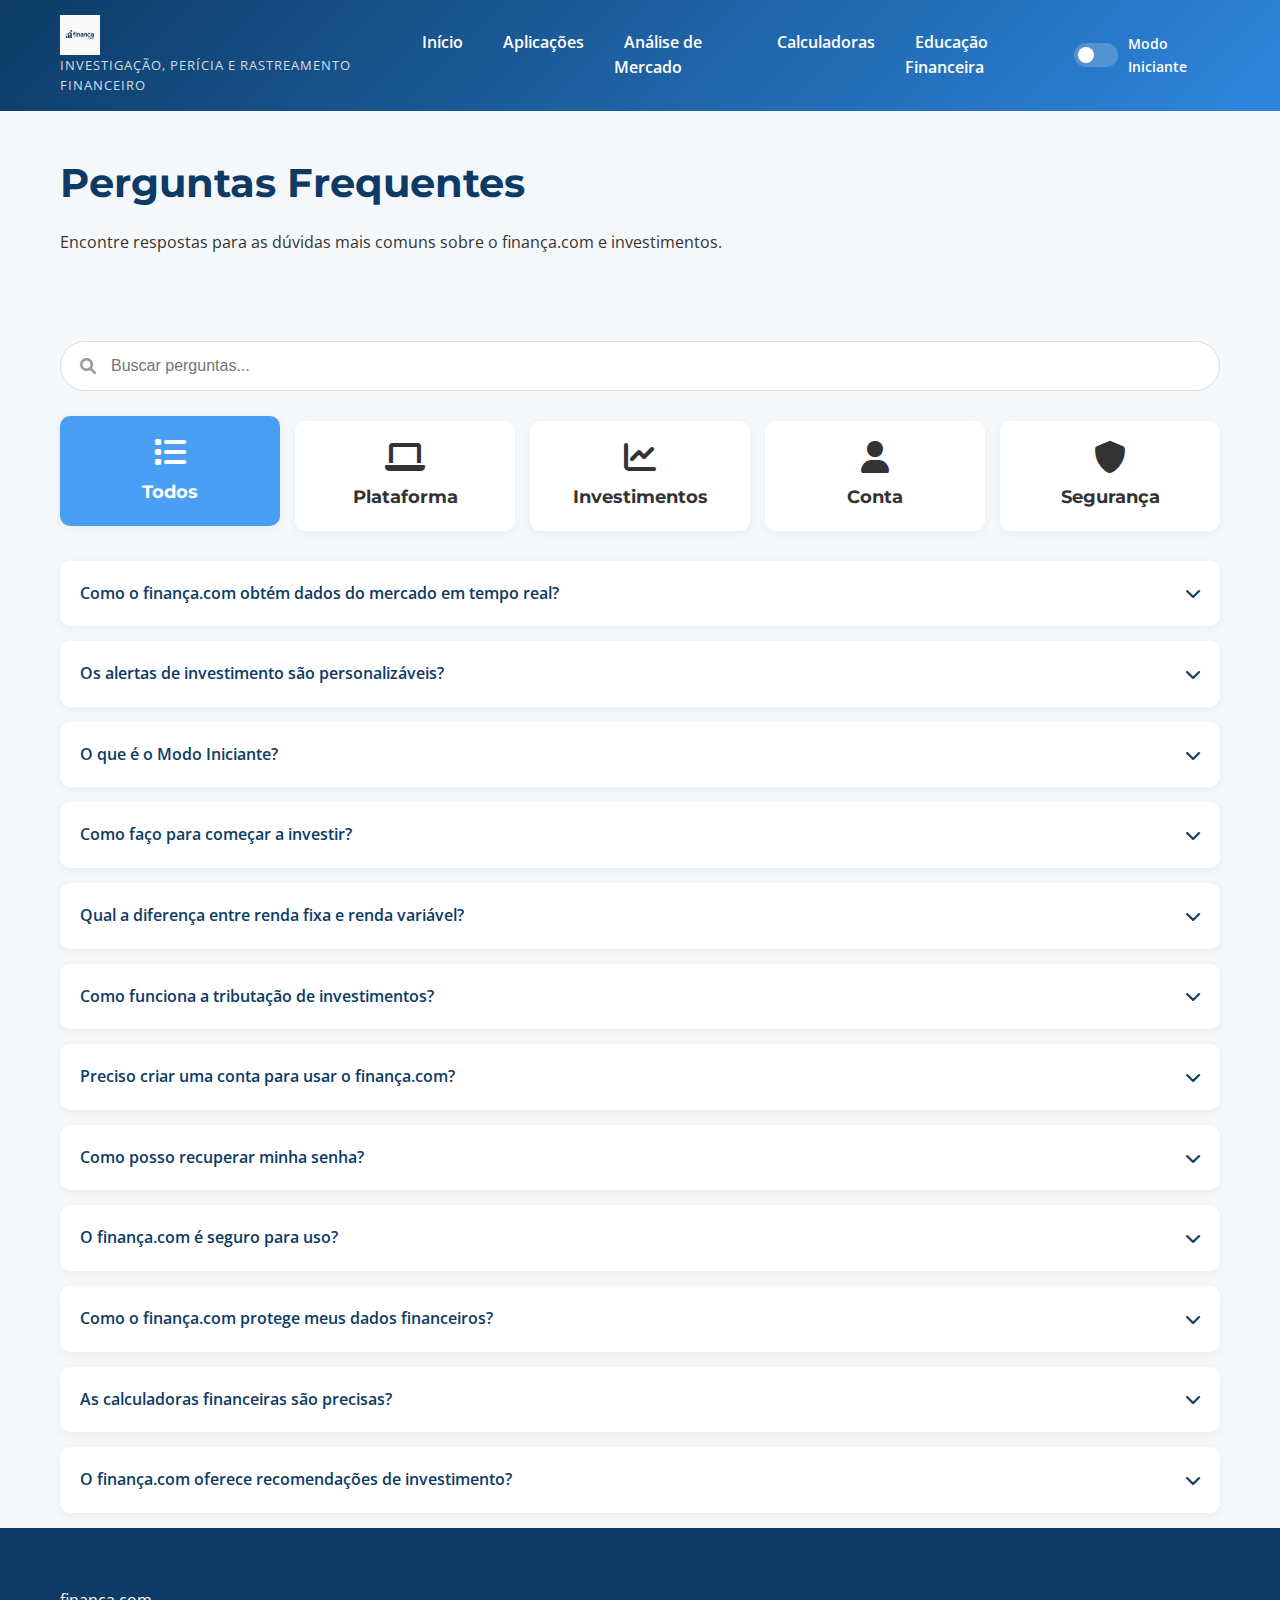
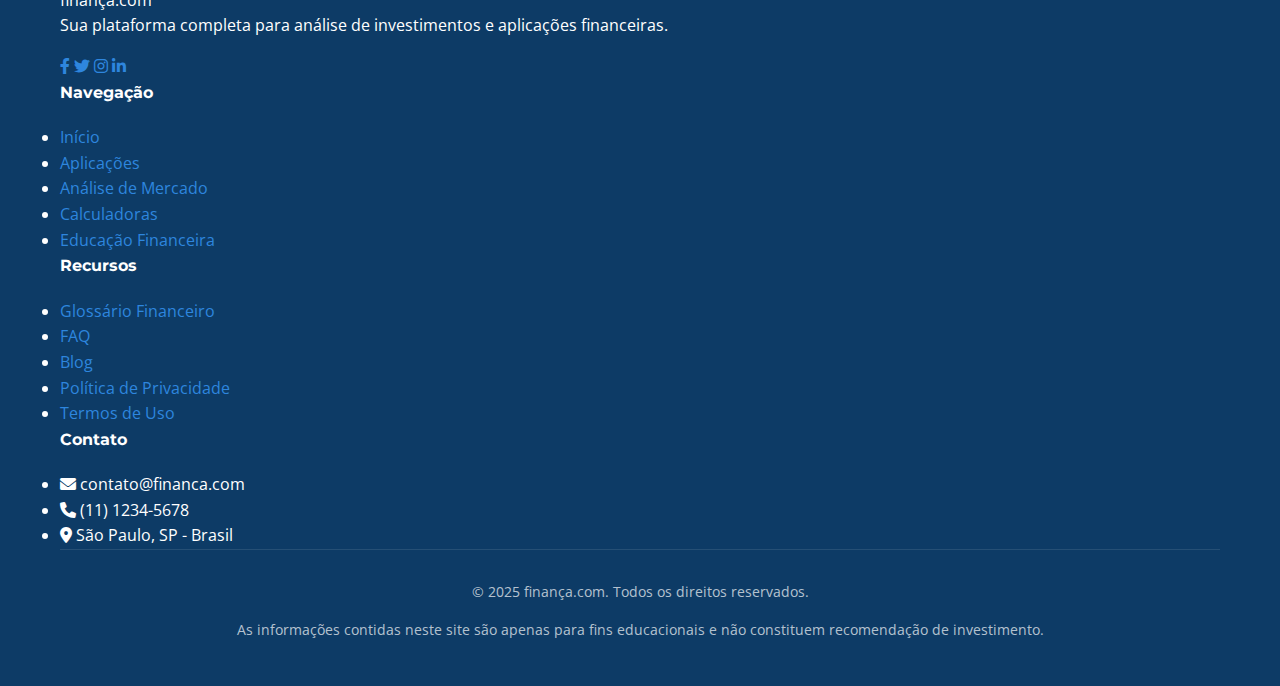
<file: faq.html>
<!DOCTYPE html>
<html lang="pt-BR">
<head>
    <meta charset="UTF-8">
    <meta name="viewport" content="width=device-width, initial-scale=1.0">
    <title>Perguntas Frequentes - finança.com</title>
    <link rel="stylesheet" href="css/styles.css">
    <link rel="stylesheet" href="https://cdnjs.cloudflare.com/ajax/libs/font-awesome/6.0.0-beta3/css/all.min.css">
    <link href="https://fonts.googleapis.com/css2?family=Montserrat:wght@400;500;600;700&family=Open+Sans:wght@400;600&family=Roboto+Mono&display=swap" rel="stylesheet">
    <style>
        .faq-header {
            background-color: #f5f8fa;
            padding: 40px 0;
            margin-bottom: 30px;
        }
        
        .faq-header h1 {
            margin-bottom: 15px;
            color: var(--azul-escuro);
        }
        
        .faq-categorias {
            display: flex;
            flex-wrap: wrap;
            gap: 15px;
            margin-bottom: 30px;
        }
        
        .faq-categoria {
            background-color: var(--branco);
            border-radius: 10px;
            padding: 20px;
            box-shadow: var(--sombra-suave);
            flex: 1 1 200px;
            text-align: center;
            cursor: pointer;
            transition: all 0.3s ease;
        }
        
        .faq-categoria:hover,
        .faq-categoria.active {
            background-color: var(--azul-claro);
            color: var(--branco);
            transform: translateY(-5px);
        }
        
        .faq-categoria i {
            font-size: 2rem;
            margin-bottom: 10px;
            display: block;
        }
        
        .faq-categoria h3 {
            font-size: 1.1rem;
            margin-bottom: 0;
        }
        
        .faq-item {
            background-color: var(--branco);
            border-radius: 10px;
            margin-bottom: 15px;
            box-shadow: var(--sombra-suave);
            overflow: hidden;
        }
        
        .faq-pergunta {
            padding: 20px;
            display: flex;
            justify-content: space-between;
            align-items: center;
            cursor: pointer;
            font-weight: 600;
            color: var(--azul-escuro);
        }
        
        .faq-pergunta i {
            transition: transform 0.3s ease;
        }
        
        .faq-item.active .faq-pergunta i {
            transform: rotate(180deg);
        }
        
        .faq-resposta {
            padding: 0 20px;
            max-height: 0;
            overflow: hidden;
            transition: max-height 0.3s ease, padding 0.3s ease;
        }
        
        .faq-item.active .faq-resposta {
            padding: 0 20px 20px;
            max-height: 500px;
        }
        
        .faq-resposta p {
            margin: 0;
            color: #666;
            line-height: 1.6;
        }
        
        .faq-resposta a {
            color: var(--azul-claro);
            text-decoration: none;
        }
        
        .faq-resposta a:hover {
            text-decoration: underline;
        }
        
        .faq-busca {
            margin-bottom: 30px;
            position: relative;
        }
        
        .faq-busca input {
            width: 100%;
            padding: 15px 20px;
            padding-left: 50px;
            border: 1px solid #ddd;
            border-radius: 30px;
            font-size: 1rem;
            outline: none;
            transition: border-color 0.3s ease;
        }
        
        .faq-busca input:focus {
            border-color: var(--azul-claro);
        }
        
        .faq-busca i {
            position: absolute;
            left: 20px;
            top: 50%;
            transform: translateY(-50%);
            color: #999;
        }
        
        .sem-resultados {
            text-align: center;
            padding: 40px;
            background-color: #f9f9f9;
            border-radius: 10px;
            color: #666;
            margin-top: 20px;
        }
    </style>
</head>
<body>
    <header class="header-principal">
        <div class="container header-container">
            <div class="logo-container">
                <a href="index.html" class="logo"><img src="img/logo.png" alt="finança.com logo"></a>
                <div class="slogan">INVESTIGAÇÃO, perícia e rastreamento financeiro</div>
            </div>
            <nav class="menu-principal">
                <button class="menu-hamburguer" aria-label="Menu">
                    <span></span>
                    <span></span>
                    <span></span>
                </button>
                <ul class="menu-items">
                    <li><a href="index.html">Início</a></li>
                    <li><a href="aplicacoes.html">Aplicações</a></li>
                    <li><a href="analise.html">Análise de Mercado</a></li>
                    <li><a href="ferramentas.html">Calculadoras</a></li>
                    <li><a href="educacao.html">Educação Financeira</a></li>
                </ul>
            </nav>
            <div class="modo-iniciante-toggle">
                <label class="switch">
                    <input type="checkbox" id="toggle-modo-iniciante">
                    <span class="slider round"></span>
                </label>
                <span class="label-modo-iniciante">Modo Iniciante</span>
            </div>
        </div>
    </header>

    <section class="faq-header">
        <div class="container">
            <h1>Perguntas Frequentes</h1>
            <p>Encontre respostas para as dúvidas mais comuns sobre o finança.com e investimentos.</p>
        </div>
    </section>

    <section class="container">
        <div class="faq-busca">
            <i class="fas fa-search"></i>
            <input type="text" id="faq-busca-input" placeholder="Buscar perguntas...">
        </div>
        
        <div class="faq-categorias">
            <div class="faq-categoria active" data-categoria="todos">
                <i class="fas fa-list"></i>
                <h3>Todos</h3>
            </div>
            <div class="faq-categoria" data-categoria="plataforma">
                <i class="fas fa-laptop"></i>
                <h3>Plataforma</h3>
            </div>
            <div class="faq-categoria" data-categoria="investimentos">
                <i class="fas fa-chart-line"></i>
                <h3>Investimentos</h3>
            </div>
            <div class="faq-categoria" data-categoria="conta">
                <i class="fas fa-user"></i>
                <h3>Conta</h3>
            </div>
            <div class="faq-categoria" data-categoria="seguranca">
                <i class="fas fa-shield-alt"></i>
                <h3>Segurança</h3>
            </div>
        </div>
        
        <div id="faq-lista">
            <!-- Será preenchido via JavaScript -->
        </div>
    </section>

    <footer class="footer">
        <div class="container">
            <div class="footer-grid">
                <div class="footer-col">
                    <div class="footer-logo">finança<span>.com</span></div>
                    <p>Sua plataforma completa para análise de investimentos e aplicações financeiras.</p>
                    <div class="social-links">
                        <a href="#" aria-label="Facebook"><i class="fab fa-facebook-f"></i></a>
                        <a href="#" aria-label="Twitter"><i class="fab fa-twitter"></i></a>
                        <a href="#" aria-label="Instagram"><i class="fab fa-instagram"></i></a>
                        <a href="#" aria-label="LinkedIn"><i class="fab fa-linkedin-in"></i></a>
                    </div>
                </div>
                <div class="footer-col">
                    <h4>Navegação</h4>
                    <ul>
                        <li><a href="index.html">Início</a></li>
                        <li><a href="aplicacoes.html">Aplicações</a></li>
                        <li><a href="analise.html">Análise de Mercado</a></li>
                        <li><a href="ferramentas.html">Calculadoras</a></li>
                        <li><a href="educacao.html">Educação Financeira</a></li>
                    </ul>
                </div>
                <div class="footer-col">
                    <h4>Recursos</h4>
                    <ul>
                        <li><a href="glossario.html">Glossário Financeiro</a></li>
                        <li><a href="faq.html">FAQ</a></li>
                        <li><a href="blog.html">Blog</a></li>
                        <li><a href="privacidade.html">Política de Privacidade</a></li>
                        <li><a href="termos.html">Termos de Uso</a></li>
                    </ul>
                </div>
                <div class="footer-col">
                    <h4>Contato</h4>
                    <ul class="contato-info">
                        <li><i class="fas fa-envelope"></i> contato@financa.com</li>
                        <li><i class="fas fa-phone"></i> (11) 1234-5678</li>
                        <li><i class="fas fa-map-marker-alt"></i> São Paulo, SP - Brasil</li>
                    </ul>
                </div>
            </div>
            <div class="footer-bottom">
                <p>&copy; 2025 finança.com. Todos os direitos reservados.</p>
                <p class="disclaimer">As informações contidas neste site são apenas para fins educacionais e não constituem recomendação de investimento.</p>
            </div>
        </div>
    </footer>

    <script src="js/main.js"></script>
    <script>
        document.addEventListener('DOMContentLoaded', function() {
            // Dados das perguntas frequentes
            const perguntas = [
                {
                    pergunta: "Como o finança.com obtém dados do mercado em tempo real?",
                    resposta: "O finança.com utiliza APIs de provedores financeiros confiáveis para obter dados do mercado em tempo real. Nossos sistemas se conectam diretamente às principais bolsas de valores e fontes de dados financeiros, garantindo que você tenha acesso às informações mais atualizadas para tomar suas decisões de investimento.",
                    categoria: "plataforma"
                },
                {
                    pergunta: "Os alertas de investimento são personalizáveis?",
                    resposta: "Sim, todos os alertas de investimento do finança.com são personalizáveis. Você pode definir seus próprios critérios de alerta com base em variação de preço, volume, indicadores técnicos e muito mais. Além disso, nosso sistema de inteligência artificial aprende com suas preferências para oferecer recomendações cada vez mais precisas.",
                    categoria: "plataforma"
                },
                {
                    pergunta: "O que é o Modo Iniciante?",
                    resposta: "O Modo Iniciante é uma funcionalidade exclusiva do finança.com que simplifica a interface e adiciona explicações detalhadas sobre termos financeiros e conceitos de investimento. Quando ativado, você verá ícones de informação ao lado de termos técnicos que, ao passar o mouse, exibem explicações simples e didáticas.",
                    categoria: "plataforma"
                },
                {
                    pergunta: "Como faço para começar a investir?",
                    resposta: "Para começar a investir, recomendamos seguir estes passos: 1) Organize suas finanças e crie uma reserva de emergência; 2) Faça o teste de perfil de investidor para entender seu perfil de risco; 3) Estude os tipos de investimentos disponíveis; 4) Defina seus objetivos financeiros; 5) Diversifique seus investimentos de acordo com seu perfil. Você pode encontrar mais informações detalhadas na nossa seção de <a href='educacao.html'>Educação Financeira</a>.",
                    categoria: "investimentos"
                },
                {
                    pergunta: "Qual a diferença entre renda fixa e renda variável?",
                    resposta: "Renda fixa são investimentos onde você sabe previamente a rentabilidade ou as regras de remuneração, como CDBs, Tesouro Direto e LCIs. Geralmente têm menor risco e retornos mais previsíveis. Já a renda variável inclui investimentos cujo retorno não é conhecido previamente, como ações e fundos imobiliários. Estes tendem a ter maior potencial de retorno, mas também maior risco e volatilidade.",
                    categoria: "investimentos"
                },
                {
                    pergunta: "Como funciona a tributação de investimentos?",
                    resposta: "A tributação varia conforme o tipo de investimento. Renda fixa e fundos são tributados pelo Imposto de Renda com alíquotas regressivas (de 22,5% a 15%) conforme o prazo. Ações têm alíquota fixa de 15% sobre o lucro em operações comuns e 20% em day trade. Alguns investimentos como LCI, LCA e Poupança são isentos de IR para pessoa física. Recomendamos consultar nosso <a href='educacao.html#tributacao'>guia completo de tributação</a> para mais detalhes.",
                    categoria: "investimentos"
                },
                {
                    pergunta: "Preciso criar uma conta para usar o finança.com?",
                    resposta: "Não, o finança.com oferece acesso gratuito a diversas funcionalidades sem necessidade de criar conta, como consulta de índices, calculadoras financeiras e conteúdo educativo. No entanto, para personalizar alertas, salvar simulações e acessar recursos avançados, recomendamos criar uma conta gratuita.",
                    categoria: "conta"
                },
                {
                    pergunta: "Como posso recuperar minha senha?",
                    resposta: "Para recuperar sua senha, clique em 'Entrar' no canto superior direito da página, depois em 'Esqueci minha senha'. Informe o e-mail cadastrado e você receberá instruções para criar uma nova senha. Se não receber o e-mail, verifique sua pasta de spam ou entre em contato com nosso suporte.",
                    categoria: "conta"
                },
                {
                    pergunta: "O finança.com é seguro para uso?",
                    resposta: "Sim, o finança.com utiliza tecnologias avançadas de segurança, incluindo criptografia SSL de 256 bits para todas as comunicações, autenticação em duas etapas e monitoramento contínuo contra ameaças. Seus dados pessoais são protegidos de acordo com a LGPD (Lei Geral de Proteção de Dados) e nunca são compartilhados com terceiros sem seu consentimento explícito.",
                    categoria: "seguranca"
                },
                {
                    pergunta: "Como o finança.com protege meus dados financeiros?",
                    resposta: "Seus dados financeiros no finança.com são protegidos por múltiplas camadas de segurança. Utilizamos criptografia de ponta a ponta, servidores com certificação de segurança internacional e políticas rigorosas de acesso a dados. Além disso, você pode optar por não armazenar informações sensíveis em nossa plataforma e ainda assim utilizar a maioria das funcionalidades.",
                    categoria: "seguranca"
                },
                {
                    pergunta: "As calculadoras financeiras são precisas?",
                    resposta: "Sim, nossas calculadoras financeiras utilizam fórmulas matemáticas e financeiras padrão do mercado e são constantemente atualizadas com as taxas e índices mais recentes. No entanto, é importante lembrar que simulações de investimentos futuros são baseadas em projeções e cenários que podem não se concretizar exatamente como previsto.",
                    categoria: "plataforma"
                },
                {
                    pergunta: "O finança.com oferece recomendações de investimento?",
                    resposta: "O finança.com fornece alertas e análises baseados em dados de mercado e indicadores técnicos, mas não oferece recomendações personalizadas de investimento. As informações disponibilizadas são para fins educacionais e informativos. Recomendamos sempre consultar um assessor de investimentos certificado antes de tomar decisões financeiras importantes.",
                    categoria: "investimentos"
                }
            ];
            
            // Função para renderizar perguntas
            function renderizarPerguntas(filtroCategoria = 'todos', termoBusca = '') {
                const faqLista = document.getElementById('faq-lista');
                faqLista.innerHTML = '';
                
                // Filtrar perguntas por categoria e termo de busca
                let perguntasFiltradas = perguntas;
                
                if (filtroCategoria !== 'todos') {
                    perguntasFiltradas = perguntasFiltradas.filter(p => p.categoria === filtroCategoria);
                }
                
                if (termoBusca) {
                    const termo = termoBusca.toLowerCase();
                    perguntasFiltradas = perguntasFiltradas.filter(p => 
                        p.pergunta.toLowerCase().includes(termo) || 
                        p.resposta.toLowerCase().includes(termo)
                    );
                }
                
                // Verificar se há resultados
                if (perguntasFiltradas.length === 0) {
                    const semResultados = document.createElement('div');
                    semResultados.className = 'sem-resultados';
                    semResultados.innerHTML = `
                        <i class="fas fa-search" style="font-size: 3rem; color: #ddd; margin-bottom: 20px;"></i>
                        <h3>Nenhum resultado encontrado</h3>
                        <p>Tente usar termos diferentes ou selecione outra categoria.</p>
                    `;
                    faqLista.appendChild(semResultados);
                    return;
                }
                
                // Renderizar perguntas filtradas
                perguntasFiltradas.forEach((item, index) => {
                    const faqItem = document.createElement('div');
                    faqItem.className = 'faq-item';
                    faqItem.innerHTML = `
                        <div class="faq-pergunta">
                            <span>${item.pergunta}</span>
                            <i class="fas fa-chevron-down"></i>
                        </div>
                        <div class="faq-resposta">
                            <p>${item.resposta}</p>
                        </div>
                    `;
                    
                    // Adicionar evento de clique para expandir/recolher
                    const perguntaElement = faqItem.querySelector('.faq-pergunta');
                    perguntaElement.addEventListener('click', () => {
                        faqItem.classList.toggle('active');
                    });
                    
                    faqLista.appendChild(faqItem);
                });
            }
            
            // Configurar filtros de categoria
            const categoriaButtons = document.querySelectorAll('.faq-categoria');
            categoriaButtons.forEach(button => {
                button.addEventListener('click', function() {
                    // Remover classe active de todos os botões
                    categoriaButtons.forEach(btn => btn.classList.remove('active'));
                    
                    // Adicionar classe active ao botão clicado
                    this.classList.add('active');
                    
                    // Obter termo de busca atual
                    const termoBusca = document.getElementById('faq-busca-input').value;
                    
                    // Renderizar perguntas com filtro selecionado
                    renderizarPerguntas(this.getAttribute('data-categoria'), termoBusca);
                });
            });
            
            // Configurar busca
            const buscaInput = document.getElementById('faq-busca-input');
            buscaInput.addEventListener('input', function() {
                // Obter categoria atual
                const categoriaAtiva = document.querySelector('.faq-categoria.active');
                const categoria = categoriaAtiva ? categoriaAtiva.getAttribute('data-categoria') : 'todos';
                
                // Renderizar perguntas com termo de busca
                renderizarPerguntas(categoria, this.value);
            });
            
            // Renderizar perguntas iniciais
            renderizarPerguntas();
        });
    </script>
</body>
</html>
</file>
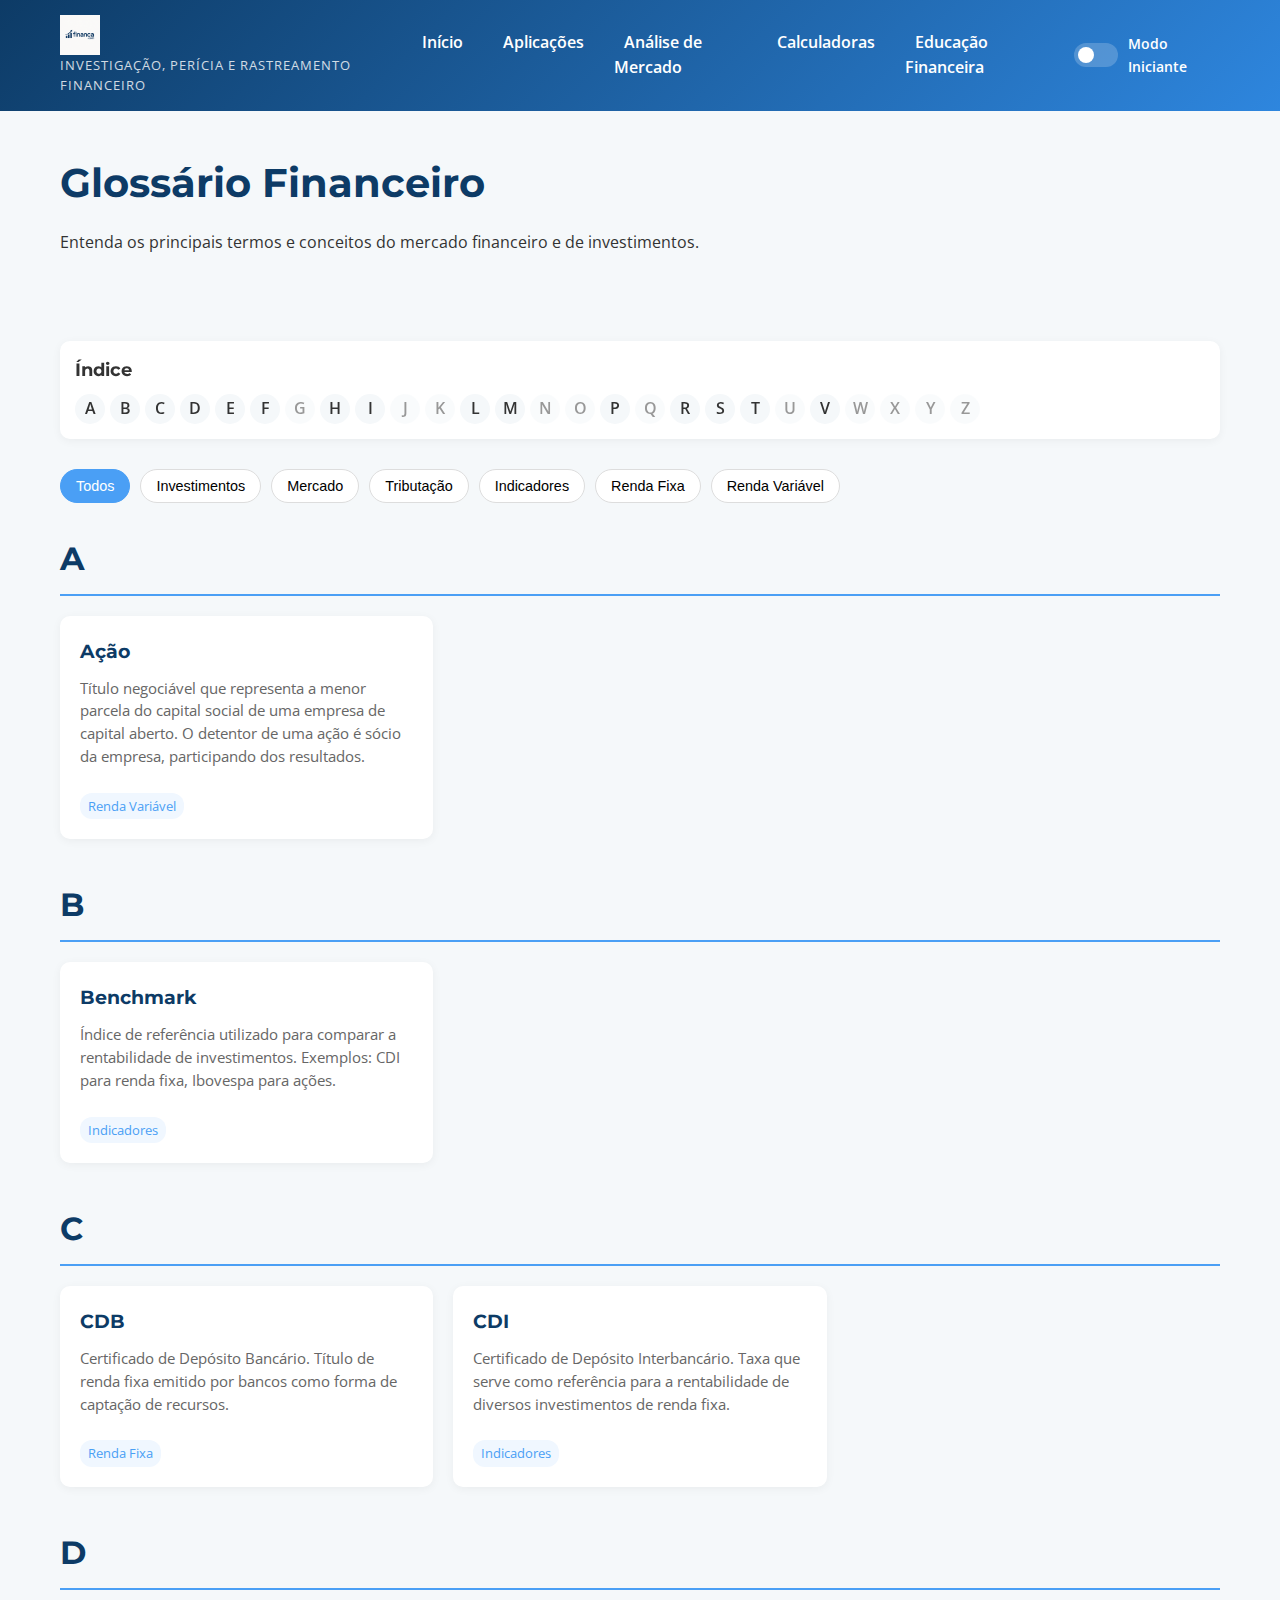
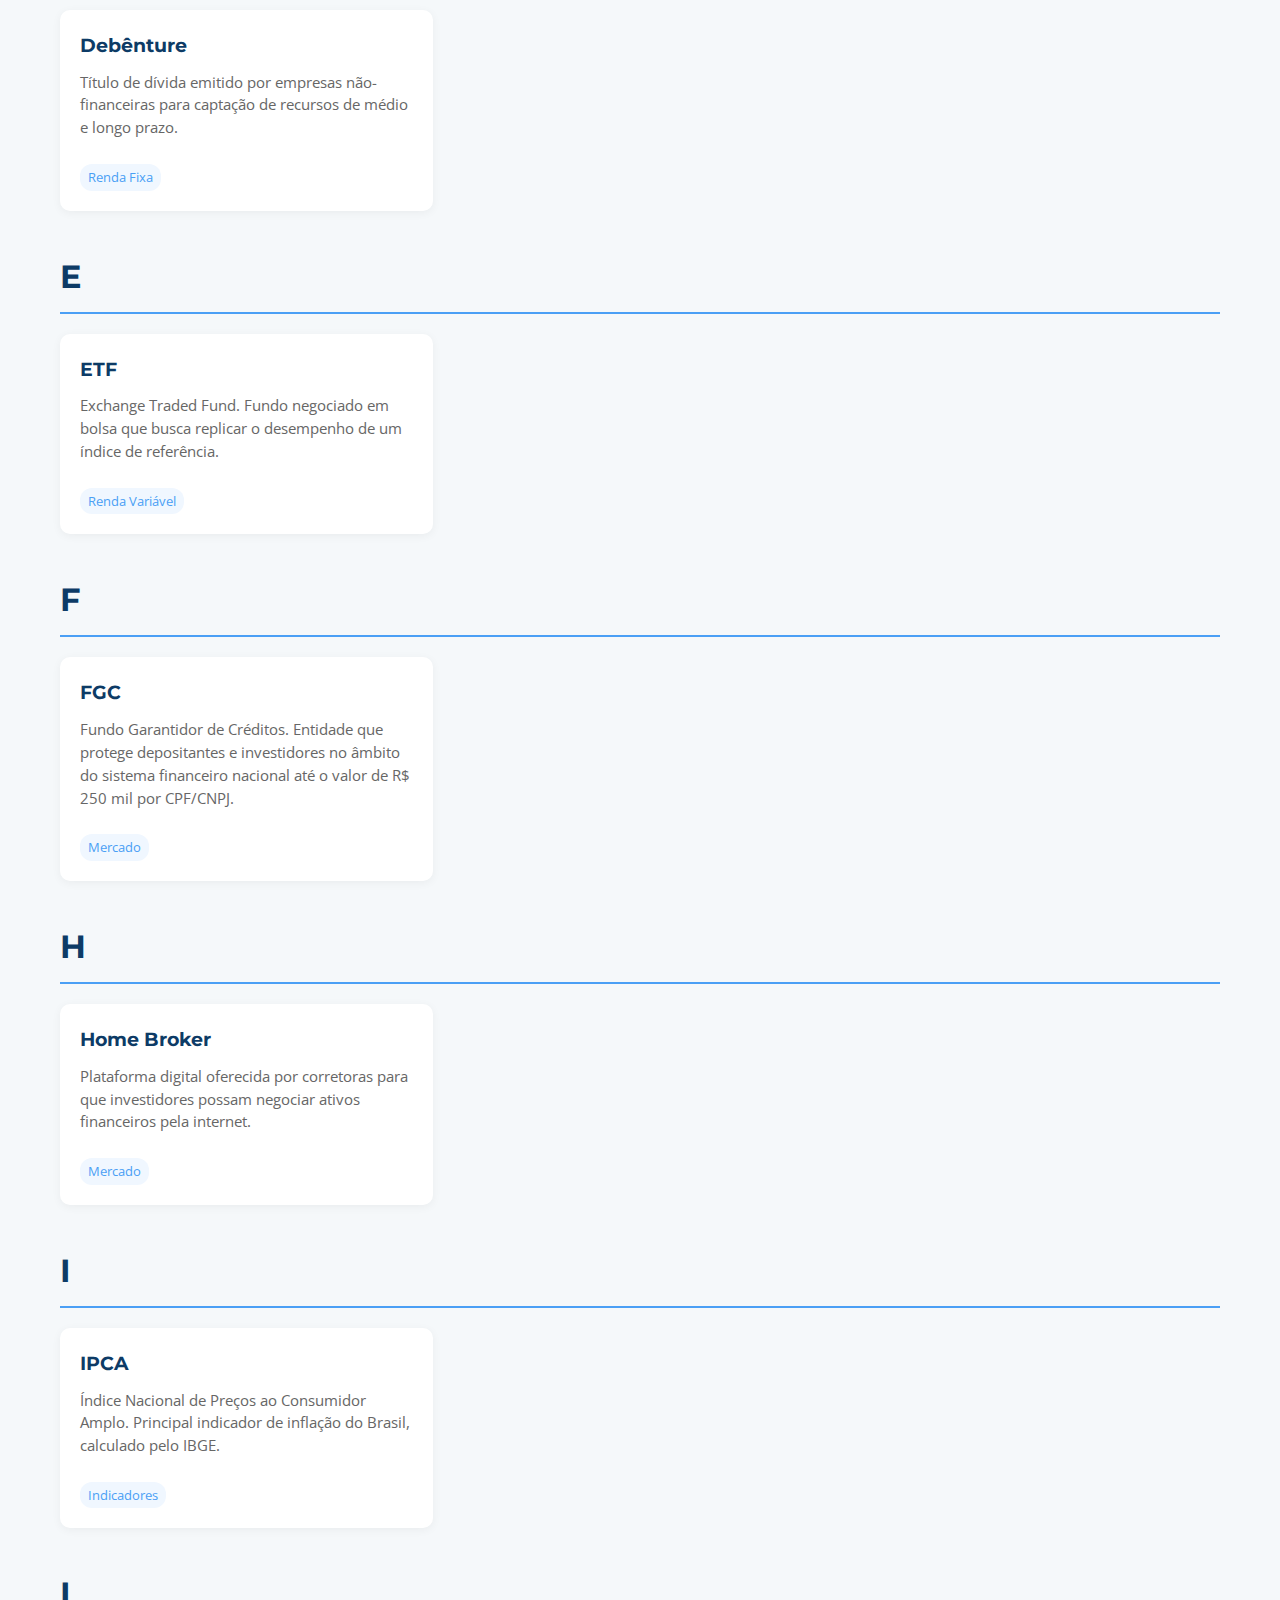
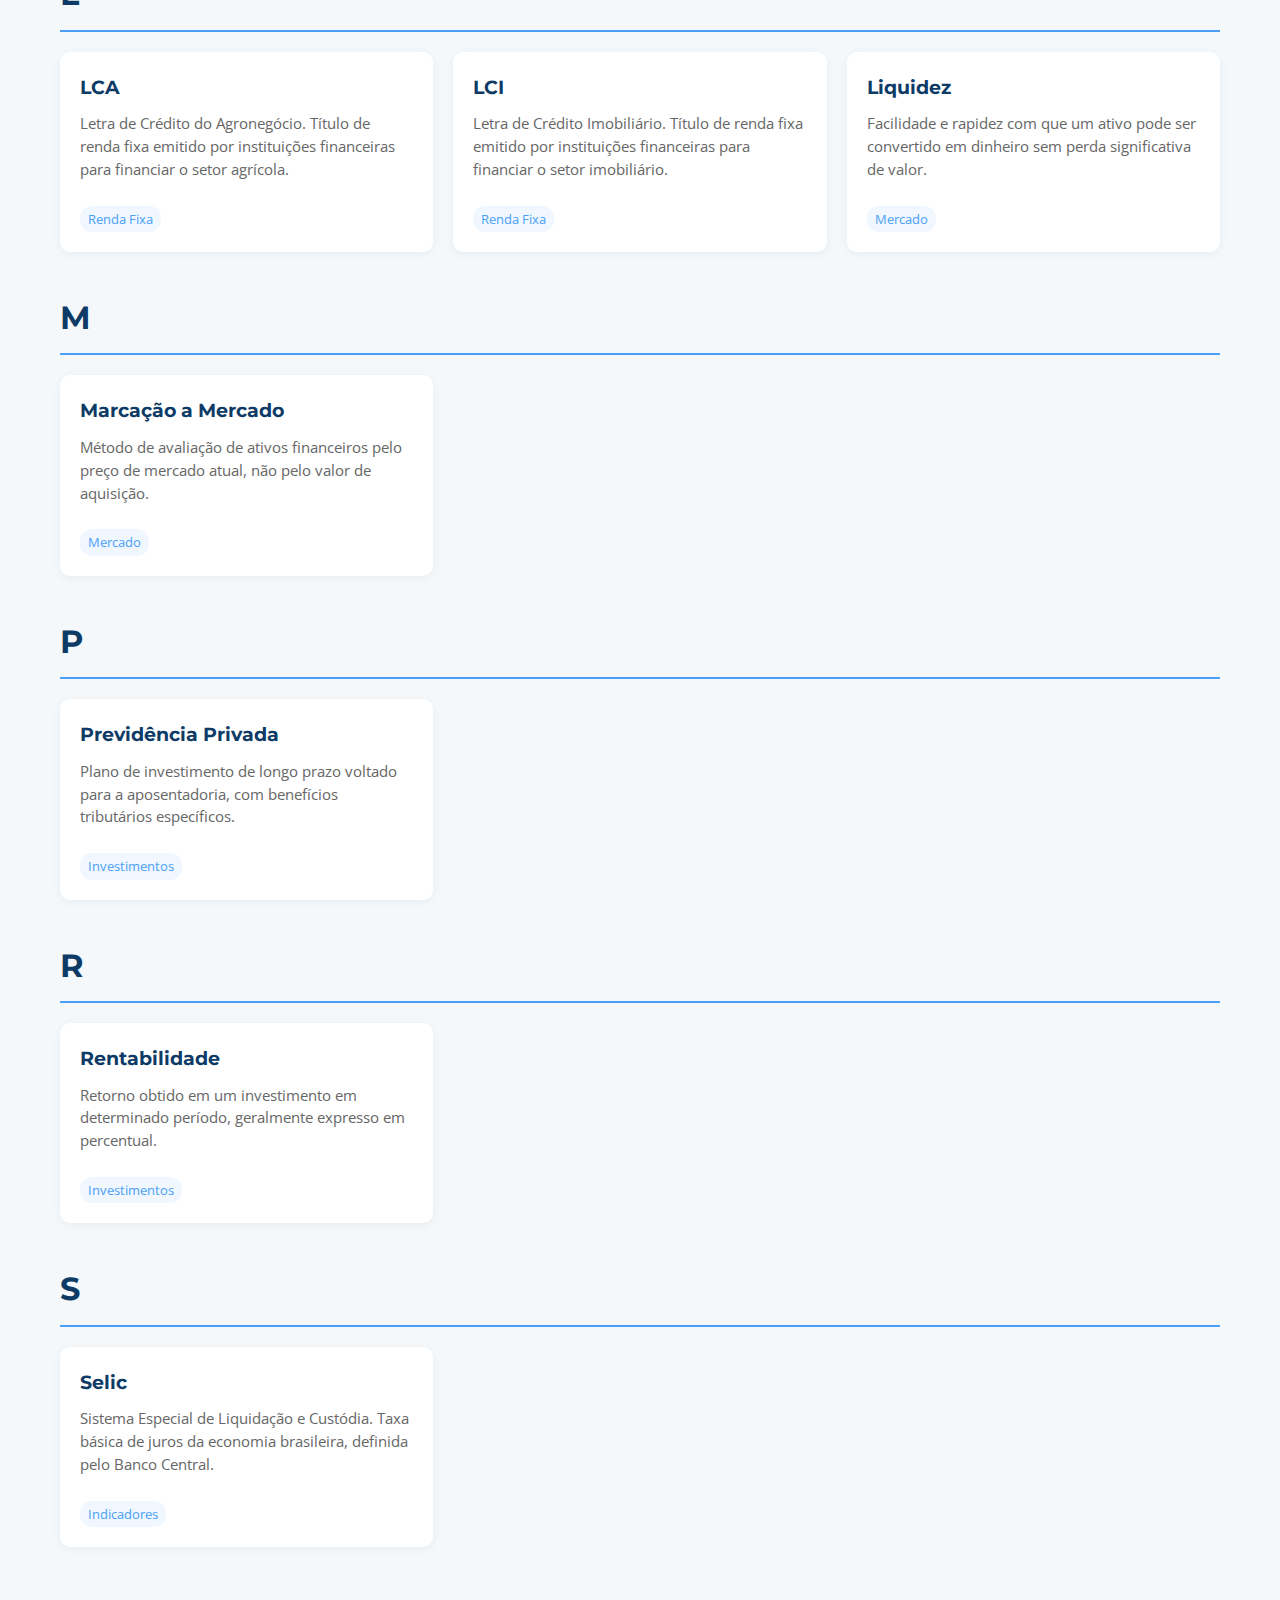
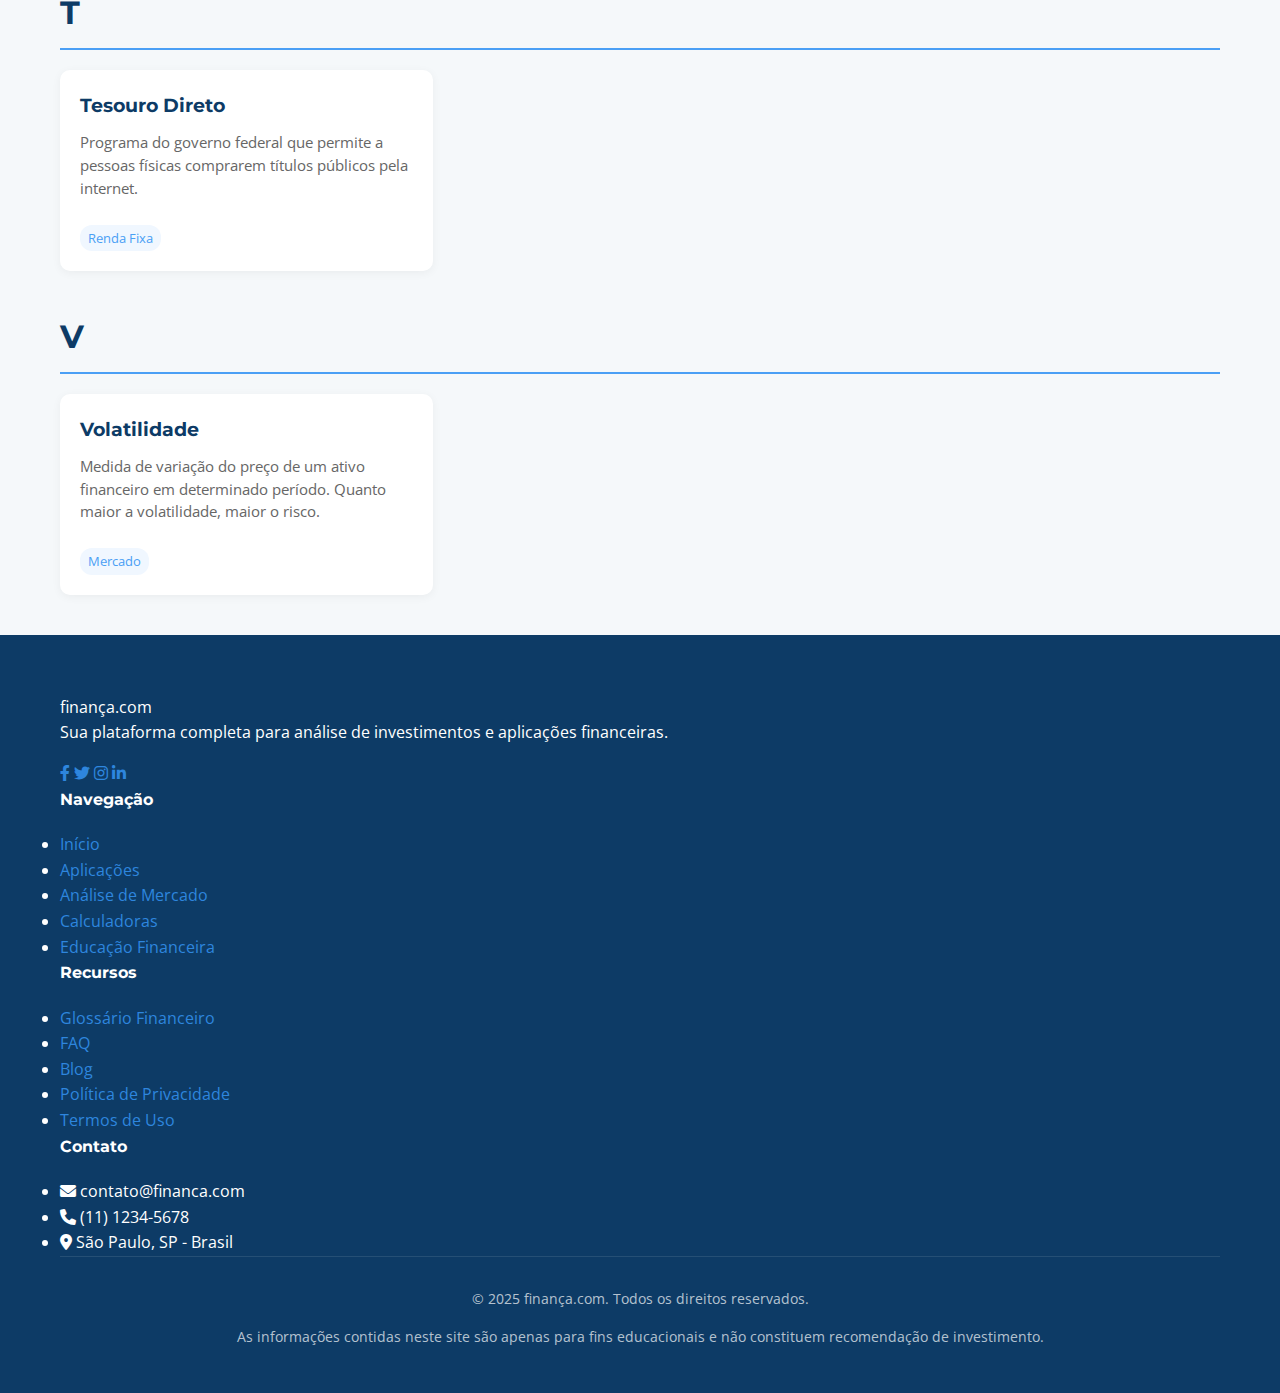
<file: glossario.html>
<!DOCTYPE html>
<html lang="pt-BR">
<head>
    <meta charset="UTF-8">
    <meta name="viewport" content="width=device-width, initial-scale=1.0">
    <title>Glossário Financeiro - finança.com</title>
    <link rel="stylesheet" href="css/styles.css">
    <link rel="stylesheet" href="https://cdnjs.cloudflare.com/ajax/libs/font-awesome/6.0.0-beta3/css/all.min.css">
    <link href="https://fonts.googleapis.com/css2?family=Montserrat:wght@400;500;600;700&family=Open+Sans:wght@400;600&family=Roboto+Mono&display=swap" rel="stylesheet">
    <style>
        .glossario-header {
            background-color: #f5f8fa;
            padding: 40px 0;
            margin-bottom: 30px;
        }
        
        .glossario-header h1 {
            margin-bottom: 15px;
            color: var(--azul-escuro);
        }
        
        .glossario-filtro {
            margin-bottom: 30px;
            display: flex;
            flex-wrap: wrap;
            gap: 10px;
        }
        
        .glossario-filtro button {
            background-color: var(--branco);
            border: 1px solid #ddd;
            border-radius: 20px;
            padding: 8px 15px;
            font-size: 0.9rem;
            cursor: pointer;
            transition: all 0.3s ease;
        }
        
        .glossario-filtro button:hover,
        .glossario-filtro button.active {
            background-color: var(--azul-claro);
            color: var(--branco);
            border-color: var(--azul-claro);
        }
        
        .glossario-letra {
            margin-bottom: 40px;
        }
        
        .glossario-letra-titulo {
            font-size: 2rem;
            font-weight: 700;
            color: var(--azul-escuro);
            border-bottom: 2px solid var(--azul-claro);
            padding-bottom: 10px;
            margin-bottom: 20px;
        }
        
        .glossario-termos {
            display: grid;
            grid-template-columns: repeat(auto-fill, minmax(300px, 1fr));
            gap: 20px;
        }
        
        .glossario-termo {
            background-color: var(--branco);
            border-radius: 10px;
            padding: 20px;
            box-shadow: var(--sombra-suave);
            transition: transform 0.3s ease;
        }
        
        .glossario-termo:hover {
            transform: translateY(-5px);
        }
        
        .glossario-termo h3 {
            color: var(--azul-escuro);
            margin-bottom: 10px;
            font-size: 1.2rem;
        }
        
        .glossario-termo p {
            color: #666;
            font-size: 0.95rem;
            line-height: 1.5;
        }
        
        .glossario-termo-categoria {
            display: inline-block;
            font-size: 0.8rem;
            background-color: #f0f7ff;
            color: var(--azul-claro);
            padding: 3px 8px;
            border-radius: 12px;
            margin-top: 10px;
        }
        
        .sem-termos {
            grid-column: 1 / -1;
            text-align: center;
            padding: 30px;
            background-color: #f9f9f9;
            border-radius: 10px;
            color: #666;
        }
        
        .glossario-indice {
            position: sticky;
            top: 20px;
            background-color: var(--branco);
            border-radius: 10px;
            padding: 15px;
            box-shadow: var(--sombra-suave);
            margin-bottom: 30px;
        }
        
        .glossario-indice h3 {
            margin-bottom: 10px;
            font-size: 1.1rem;
        }
        
        .glossario-indice-letras {
            display: flex;
            flex-wrap: wrap;
            gap: 5px;
        }
        
        .glossario-indice-letra {
            width: 30px;
            height: 30px;
            display: flex;
            align-items: center;
            justify-content: center;
            background-color: #f5f8fa;
            border-radius: 50%;
            font-weight: 600;
            cursor: pointer;
            transition: all 0.3s ease;
        }
        
        .glossario-indice-letra:hover,
        .glossario-indice-letra.active {
            background-color: var(--azul-claro);
            color: var(--branco);
        }
        
        .glossario-indice-letra.disabled {
            opacity: 0.5;
            cursor: not-allowed;
        }
        
        @media (max-width: 768px) {
            .glossario-termos {
                grid-template-columns: 1fr;
            }
        }
    </style>
</head>
<body>
    <header class="header-principal">
        <div class="container header-container">
            <div class="logo-container">
                <a href="index.html" class="logo"><img src="img/logo.png" alt="finança.com logo"></a>
                <div class="slogan">INVESTIGAÇÃO, perícia e rastreamento financeiro</div>
            </div>
            <nav class="menu-principal">
                <button class="menu-hamburguer" aria-label="Menu">
                    <span></span>
                    <span></span>
                    <span></span>
                </button>
                <ul class="menu-items">
                    <li><a href="index.html">Início</a></li>
                    <li><a href="aplicacoes.html">Aplicações</a></li>
                    <li><a href="analise.html">Análise de Mercado</a></li>
                    <li><a href="ferramentas.html">Calculadoras</a></li>
                    <li><a href="educacao.html">Educação Financeira</a></li>
                </ul>
            </nav>
            <div class="modo-iniciante-toggle">
                <label class="switch">
                    <input type="checkbox" id="toggle-modo-iniciante">
                    <span class="slider round"></span>
                </label>
                <span class="label-modo-iniciante">Modo Iniciante</span>
            </div>
        </div>
    </header>

    <section class="glossario-header">
        <div class="container">
            <h1>Glossário Financeiro</h1>
            <p>Entenda os principais termos e conceitos do mercado financeiro e de investimentos.</p>
        </div>
    </section>

    <section class="container">
        <div class="glossario-indice">
            <h3>Índice</h3>
            <div class="glossario-indice-letras" id="glossario-indice">
                <!-- Será preenchido via JavaScript -->
            </div>
        </div>
        
        <div class="glossario-filtro" id="glossario-filtro">
            <button class="active" data-categoria="todos">Todos</button>
            <button data-categoria="investimentos">Investimentos</button>
            <button data-categoria="mercado">Mercado</button>
            <button data-categoria="tributacao">Tributação</button>
            <button data-categoria="indicadores">Indicadores</button>
            <button data-categoria="renda-fixa">Renda Fixa</button>
            <button data-categoria="renda-variavel">Renda Variável</button>
        </div>
        
        <div id="glossario-conteudo">
            <!-- Será preenchido via JavaScript -->
        </div>
    </section>

    <footer class="footer">
        <div class="container">
            <div class="footer-grid">
                <div class="footer-col">
                    <div class="footer-logo">finança<span>.com</span></div>
                    <p>Sua plataforma completa para análise de investimentos e aplicações financeiras.</p>
                    <div class="social-links">
                        <a href="#" aria-label="Facebook"><i class="fab fa-facebook-f"></i></a>
                        <a href="#" aria-label="Twitter"><i class="fab fa-twitter"></i></a>
                        <a href="#" aria-label="Instagram"><i class="fab fa-instagram"></i></a>
                        <a href="#" aria-label="LinkedIn"><i class="fab fa-linkedin-in"></i></a>
                    </div>
                </div>
                <div class="footer-col">
                    <h4>Navegação</h4>
                    <ul>
                        <li><a href="index.html">Início</a></li>
                        <li><a href="aplicacoes.html">Aplicações</a></li>
                        <li><a href="analise.html">Análise de Mercado</a></li>
                        <li><a href="ferramentas.html">Calculadoras</a></li>
                        <li><a href="educacao.html">Educação Financeira</a></li>
                    </ul>
                </div>
                <div class="footer-col">
                    <h4>Recursos</h4>
                    <ul>
                        <li><a href="glossario.html">Glossário Financeiro</a></li>
                        <li><a href="faq.html">FAQ</a></li>
                        <li><a href="blog.html">Blog</a></li>
                        <li><a href="privacidade.html">Política de Privacidade</a></li>
                        <li><a href="termos.html">Termos de Uso</a></li>
                    </ul>
                </div>
                <div class="footer-col">
                    <h4>Contato</h4>
                    <ul class="contato-info">
                        <li><i class="fas fa-envelope"></i> contato@financa.com</li>
                        <li><i class="fas fa-phone"></i> (11) 1234-5678</li>
                        <li><i class="fas fa-map-marker-alt"></i> São Paulo, SP - Brasil</li>
                    </ul>
                </div>
            </div>
            <div class="footer-bottom">
                <p>&copy; 2025 finança.com. Todos os direitos reservados.</p>
                <p class="disclaimer">As informações contidas neste site são apenas para fins educacionais e não constituem recomendação de investimento.</p>
            </div>
        </div>
    </footer>

    <script src="js/main.js"></script>
    <script>
        document.addEventListener('DOMContentLoaded', function() {
            // Dados do glossário
            const termos = [
                {
                    termo: "Ação",
                    definicao: "Título negociável que representa a menor parcela do capital social de uma empresa de capital aberto. O detentor de uma ação é sócio da empresa, participando dos resultados.",
                    categoria: "renda-variavel"
                },
                {
                    termo: "Benchmark",
                    definicao: "Índice de referência utilizado para comparar a rentabilidade de investimentos. Exemplos: CDI para renda fixa, Ibovespa para ações.",
                    categoria: "indicadores"
                },
                {
                    termo: "CDB",
                    definicao: "Certificado de Depósito Bancário. Título de renda fixa emitido por bancos como forma de captação de recursos.",
                    categoria: "renda-fixa"
                },
                {
                    termo: "CDI",
                    definicao: "Certificado de Depósito Interbancário. Taxa que serve como referência para a rentabilidade de diversos investimentos de renda fixa.",
                    categoria: "indicadores"
                },
                {
                    termo: "Debênture",
                    definicao: "Título de dívida emitido por empresas não-financeiras para captação de recursos de médio e longo prazo.",
                    categoria: "renda-fixa"
                },
                {
                    termo: "ETF",
                    definicao: "Exchange Traded Fund. Fundo negociado em bolsa que busca replicar o desempenho de um índice de referência.",
                    categoria: "renda-variavel"
                },
                {
                    termo: "FGC",
                    definicao: "Fundo Garantidor de Créditos. Entidade que protege depositantes e investidores no âmbito do sistema financeiro nacional até o valor de R$ 250 mil por CPF/CNPJ.",
                    categoria: "mercado"
                },
                {
                    termo: "Home Broker",
                    definicao: "Plataforma digital oferecida por corretoras para que investidores possam negociar ativos financeiros pela internet.",
                    categoria: "mercado"
                },
                {
                    termo: "IPCA",
                    definicao: "Índice Nacional de Preços ao Consumidor Amplo. Principal indicador de inflação do Brasil, calculado pelo IBGE.",
                    categoria: "indicadores"
                },
                {
                    termo: "LCA",
                    definicao: "Letra de Crédito do Agronegócio. Título de renda fixa emitido por instituições financeiras para financiar o setor agrícola.",
                    categoria: "renda-fixa"
                },
                {
                    termo: "LCI",
                    definicao: "Letra de Crédito Imobiliário. Título de renda fixa emitido por instituições financeiras para financiar o setor imobiliário.",
                    categoria: "renda-fixa"
                },
                {
                    termo: "Liquidez",
                    definicao: "Facilidade e rapidez com que um ativo pode ser convertido em dinheiro sem perda significativa de valor.",
                    categoria: "mercado"
                },
                {
                    termo: "Marcação a Mercado",
                    definicao: "Método de avaliação de ativos financeiros pelo preço de mercado atual, não pelo valor de aquisição.",
                    categoria: "mercado"
                },
                {
                    termo: "Previdência Privada",
                    definicao: "Plano de investimento de longo prazo voltado para a aposentadoria, com benefícios tributários específicos.",
                    categoria: "investimentos"
                },
                {
                    termo: "Rentabilidade",
                    definicao: "Retorno obtido em um investimento em determinado período, geralmente expresso em percentual.",
                    categoria: "investimentos"
                },
                {
                    termo: "Selic",
                    definicao: "Sistema Especial de Liquidação e Custódia. Taxa básica de juros da economia brasileira, definida pelo Banco Central.",
                    categoria: "indicadores"
                },
                {
                    termo: "Tesouro Direto",
                    definicao: "Programa do governo federal que permite a pessoas físicas comprarem títulos públicos pela internet.",
                    categoria: "renda-fixa"
                },
                {
                    termo: "Volatilidade",
                    definicao: "Medida de variação do preço de um ativo financeiro em determinado período. Quanto maior a volatilidade, maior o risco.",
                    categoria: "mercado"
                }
            ];
            
            // Organizar termos por letra inicial
            function organizarTermosPorLetra() {
                const termosPorLetra = {};
                const alfabeto = 'ABCDEFGHIJKLMNOPQRSTUVWXYZ';
                
                // Inicializar objeto com todas as letras
                for (let i = 0; i < alfabeto.length; i++) {
                    termosPorLetra[alfabeto[i]] = [];
                }
                
                // Distribuir termos por letra inicial
                termos.forEach(termo => {
                    const letraInicial = termo.termo.charAt(0).toUpperCase();
                    if (termosPorLetra[letraInicial]) {
                        termosPorLetra[letraInicial].push(termo);
                    }
                });
                
                return termosPorLetra;
            }
            
            // Renderizar glossário
            function renderizarGlossario(filtroCategoria = 'todos') {
                const termosPorLetra = organizarTermosPorLetra();
                const glossarioConteudo = document.getElementById('glossario-conteudo');
                const glossarioIndice = document.getElementById('glossario-indice');
                
                // Limpar conteúdo anterior
                glossarioConteudo.innerHTML = '';
                glossarioIndice.innerHTML = '';
                
                // Renderizar índice
                for (const letra in termosPorLetra) {
                    const termosFiltrados = filtroCategoria === 'todos' 
                        ? termosPorLetra[letra] 
                        : termosPorLetra[letra].filter(termo => termo.categoria === filtroCategoria);
                    
                    const letraElement = document.createElement('div');
                    letraElement.className = `glossario-indice-letra ${termosFiltrados.length === 0 ? 'disabled' : ''}`;
                    letraElement.textContent = letra;
                    
                    if (termosFiltrados.length > 0) {
                        letraElement.addEventListener('click', () => {
                            document.getElementById(`letra-${letra}`).scrollIntoView({ behavior: 'smooth' });
                        });
                    }
                    
                    glossarioIndice.appendChild(letraElement);
                }
                
                // Renderizar termos por letra
                for (const letra in termosPorLetra) {
                    const termosFiltrados = filtroCategoria === 'todos' 
                        ? termosPorLetra[letra] 
                        : termosPorLetra[letra].filter(termo => termo.categoria === filtroCategoria);
                    
                    if (termosFiltrados.length === 0) continue;
                    
                    const letraSection = document.createElement('div');
                    letraSection.className = 'glossario-letra';
                    letraSection.id = `letra-${letra}`;
                    
                    const letraTitulo = document.createElement('h2');
                    letraTitulo.className = 'glossario-letra-titulo';
                    letraTitulo.textContent = letra;
                    
                    const termosGrid = document.createElement('div');
                    termosGrid.className = 'glossario-termos';
                    
                    termosFiltrados.forEach(termo => {
                        const termoElement = document.createElement('div');
                        termoElement.className = 'glossario-termo';
                        
                        const termoTitulo = document.createElement('h3');
                        termoTitulo.textContent = termo.termo;
                        
                        const termoDefinicao = document.createElement('p');
                        termoDefinicao.textContent = termo.definicao;
                        
                        const termoCategoria = document.createElement('span');
                        termoCategoria.className = 'glossario-termo-categoria';
                        termoCategoria.textContent = formatarCategoria(termo.categoria);
                        
                        termoElement.appendChild(termoTitulo);
                        termoElement.appendChild(termoDefinicao);
                        termoElement.appendChild(termoCategoria);
                        
                        termosGrid.appendChild(termoElement);
                    });
                    
                    letraSection.appendChild(letraTitulo);
                    letraSection.appendChild(termosGrid);
                    
                    glossarioConteudo.appendChild(letraSection);
                }
                
                // Verificar se há termos para exibir
                if (glossarioConteudo.children.length === 0) {
                    const semTermos = document.createElement('div');
                    semTermos.className = 'sem-termos';
                    semTermos.textContent = 'Nenhum termo encontrado para esta categoria.';
                    glossarioConteudo.appendChild(semTermos);
                }
            }
            
            // Formatar nome da categoria
            function formatarCategoria(categoria) {
                const formatacao = {
                    'investimentos': 'Investimentos',
                    'mercado': 'Mercado',
                    'tributacao': 'Tributação',
                    'indicadores': 'Indicadores',
                    'renda-fixa': 'Renda Fixa',
                    'renda-variavel': 'Renda Variável'
                };
                
                return formatacao[categoria] || categoria;
            }
            
            // Configurar filtros
            const filtroButtons = document.querySelectorAll('#glossario-filtro button');
            filtroButtons.forEach(button => {
                button.addEventListener('click', function() {
                    // Remover classe active de todos os botões
                    filtroButtons.forEach(btn => btn.classList.remove('active'));
                    
                    // Adicionar classe active ao botão clicado
                    this.classList.add('active');
                    
                    // Renderizar glossário com filtro selecionado
                    renderizarGlossario(this.getAttribute('data-categoria'));
                });
            });
            
            // Renderizar glossário inicial
            renderizarGlossario();
        });
    </script>
</body>
</html>
</file>
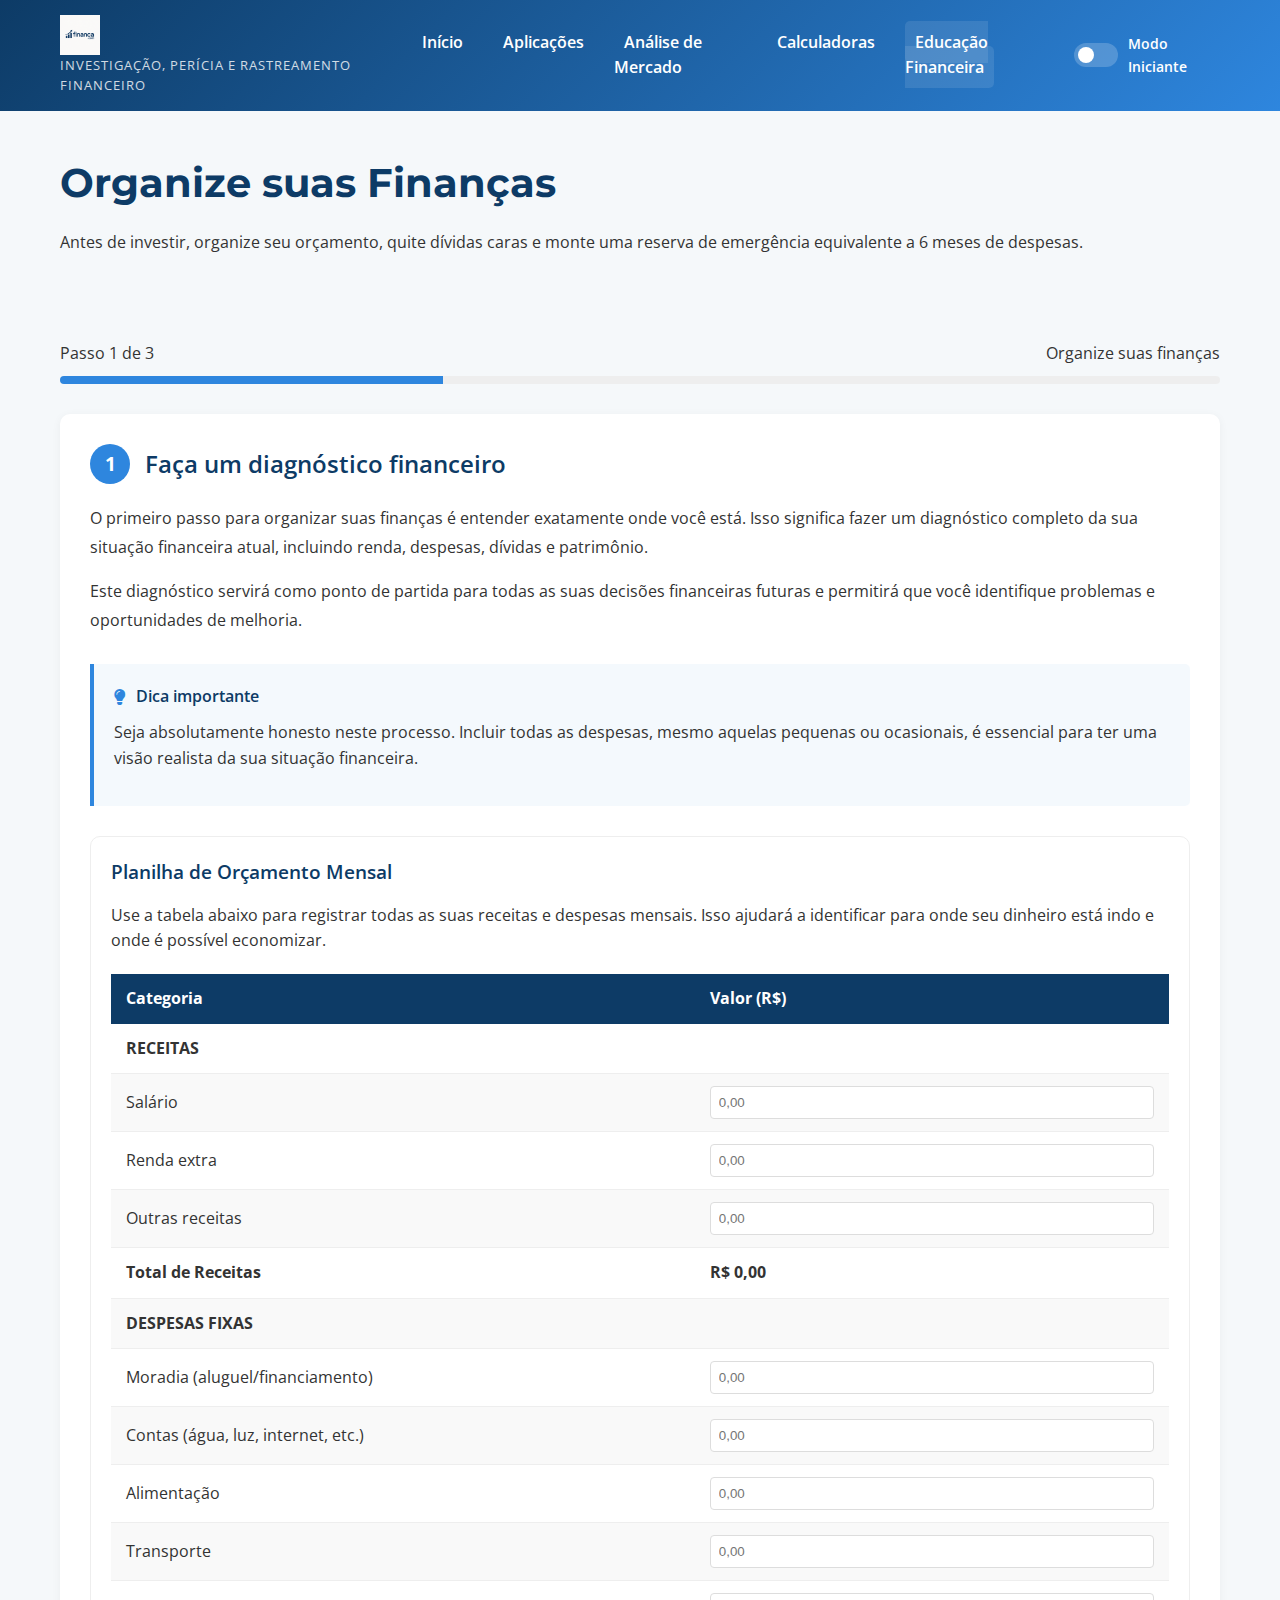
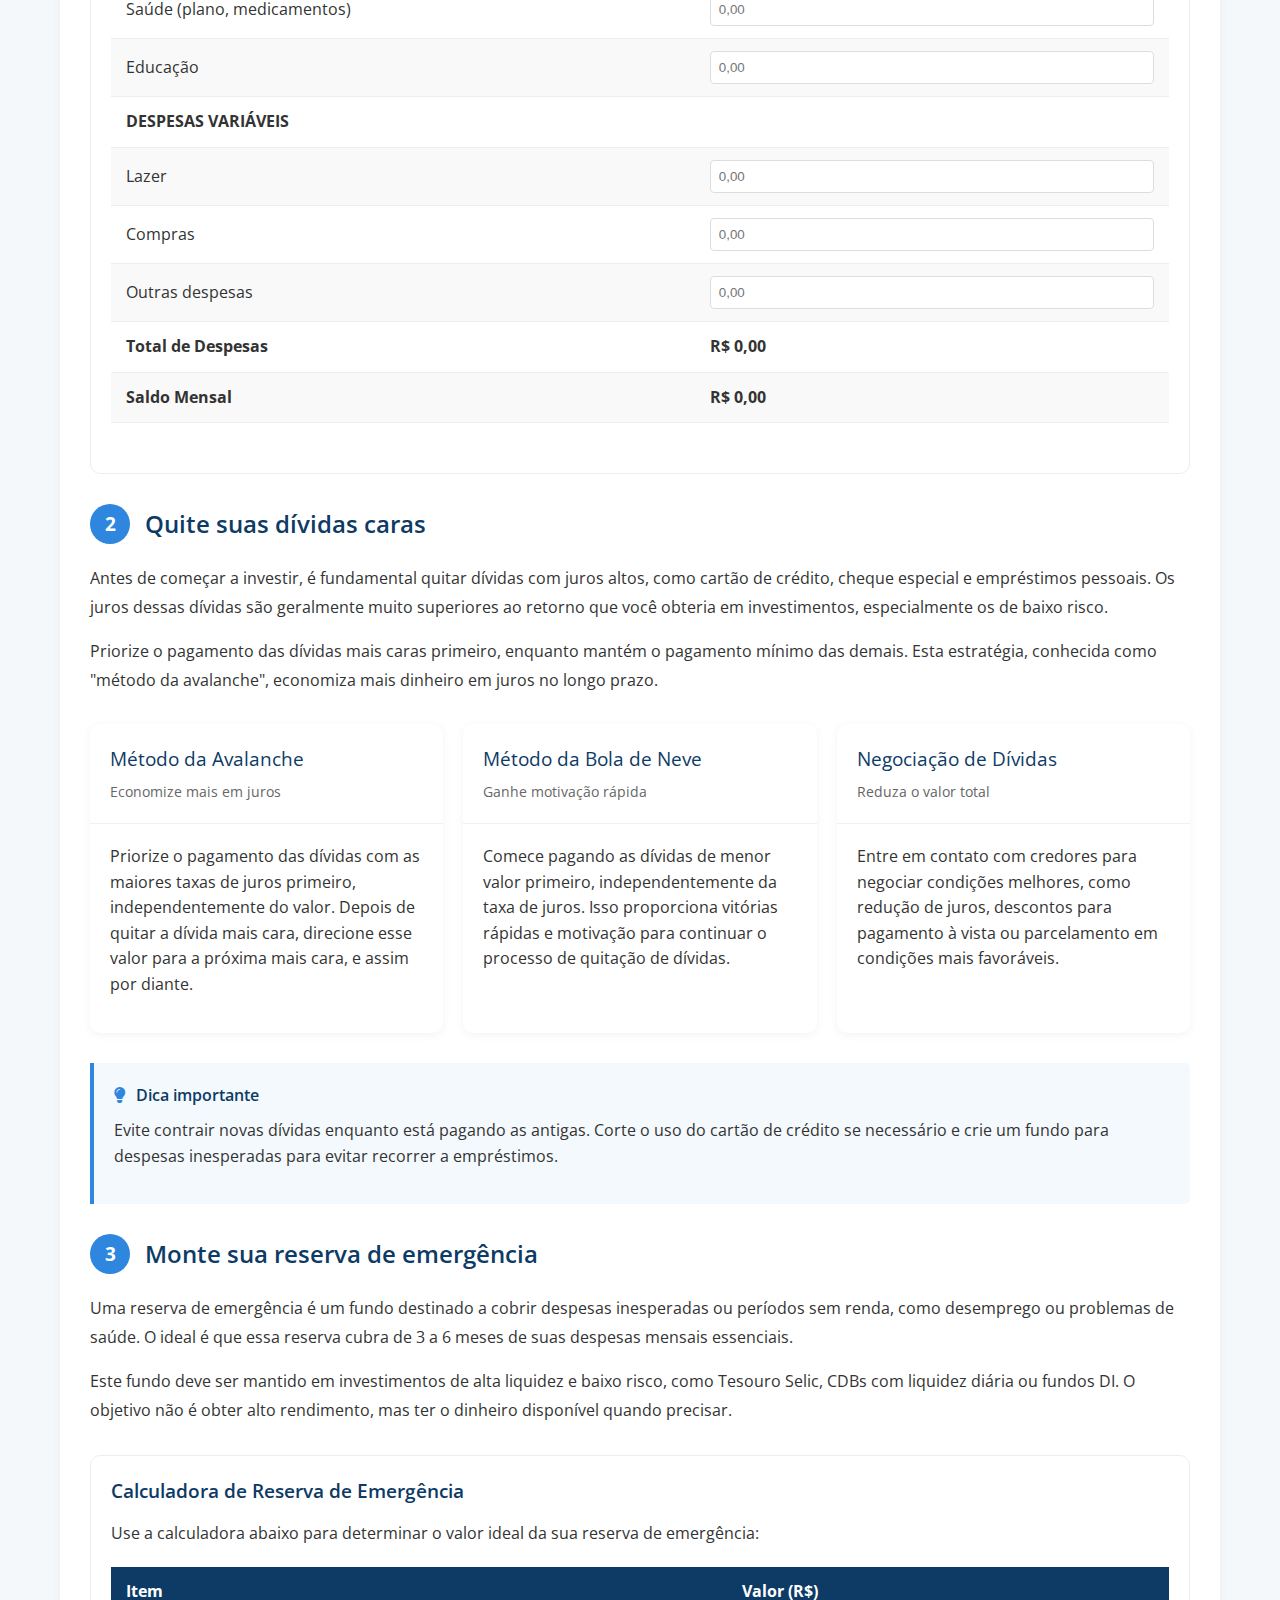
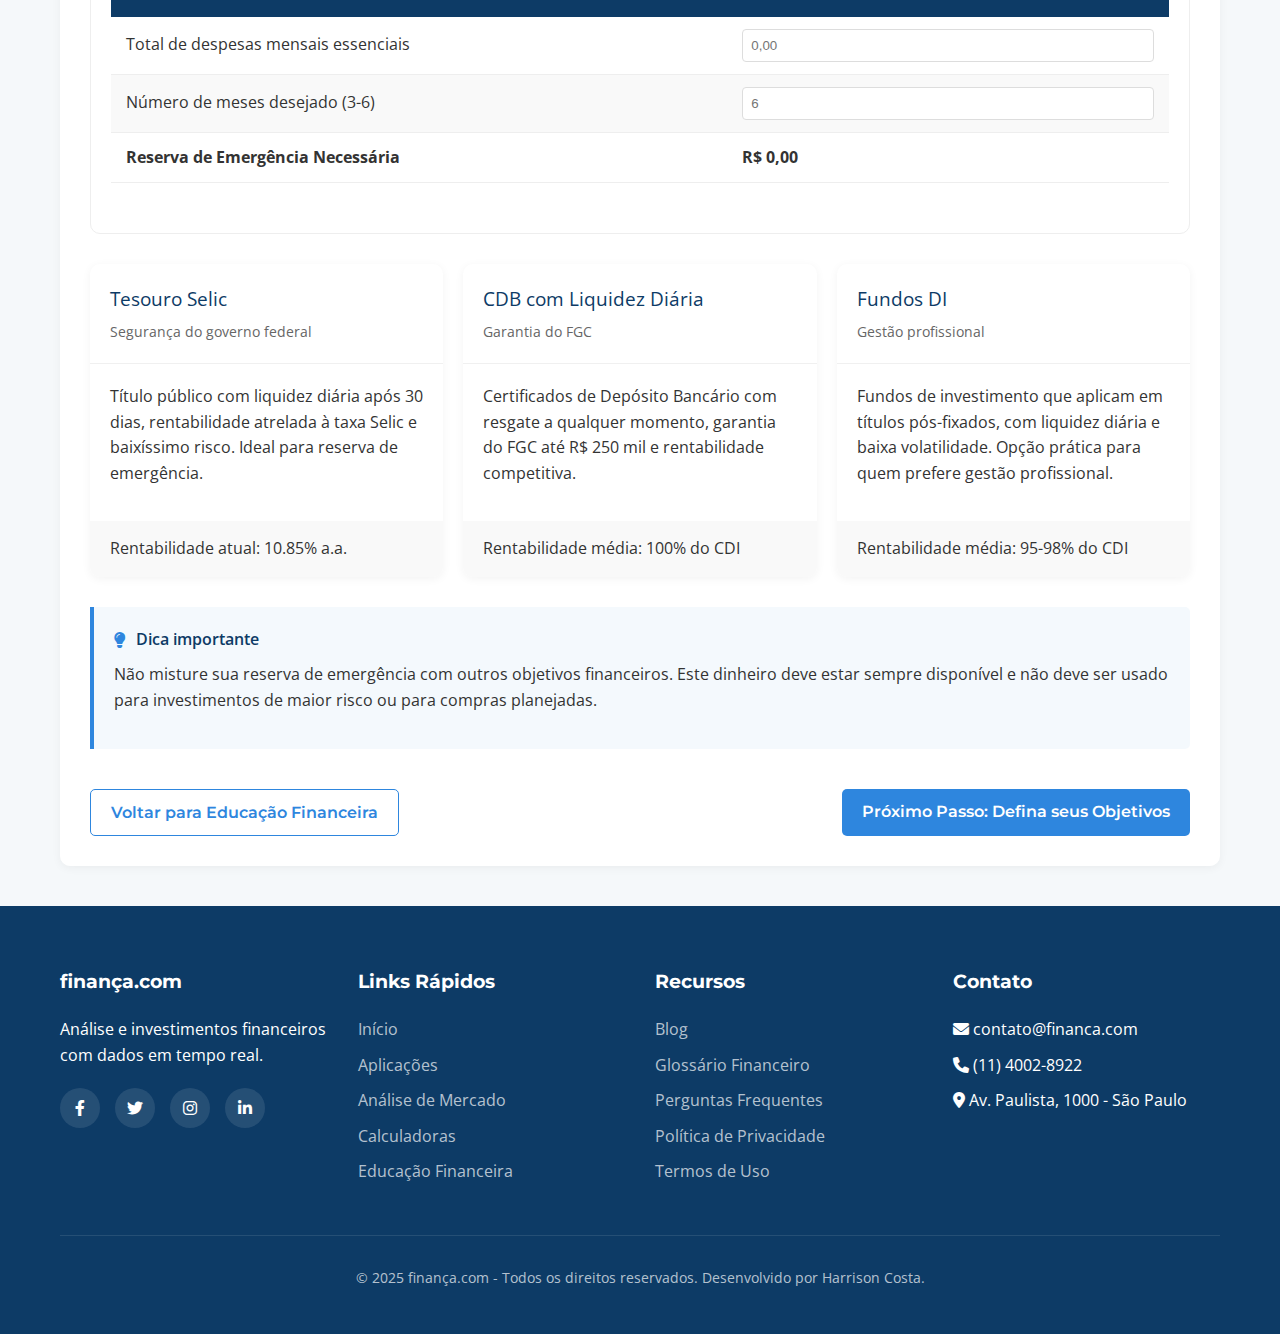
<file: organize-financas.html>
<!DOCTYPE html>
<html lang="pt-BR">
<head>
    <meta charset="UTF-8">
    <meta name="viewport" content="width=device-width, initial-scale=1.0">
    <title>Organize suas Finanças - finança.com</title>
    <link rel="stylesheet" href="css/styles.css">
    <link rel="stylesheet" href="https://cdnjs.cloudflare.com/ajax/libs/font-awesome/6.0.0-beta3/css/all.min.css">
    <link href="https://fonts.googleapis.com/css2?family=Montserrat:wght@400;500;600;700&family=Open+Sans:wght@400;600&family=Roboto+Mono&display=swap" rel="stylesheet">
    <style>
        .organize-header {
            background-color: #f5f8fa;
            padding: 40px 0;
            margin-bottom: 30px;
        }
        
        .organize-header h1 {
            margin-bottom: 15px;
            color: var(--azul-escuro);
        }
        
        .conteudo-container {
            background-color: var(--branco);
            border-radius: 10px;
            padding: 30px;
            box-shadow: var(--sombra-suave);
            margin-bottom: 40px;
        }
        
        .passo-titulo {
            display: flex;
            align-items: center;
            margin-bottom: 20px;
        }
        
        .passo-numero {
            display: flex;
            align-items: center;
            justify-content: center;
            width: 40px;
            height: 40px;
            background-color: var(--azul-medio);
            color: var(--branco);
            border-radius: 50%;
            font-weight: 700;
            font-size: 1.2rem;
            margin-right: 15px;
        }
        
        .passo-texto {
            font-size: 1.5rem;
            font-weight: 600;
            color: var(--azul-escuro);
        }
        
        .passo-descricao {
            margin-bottom: 30px;
            line-height: 1.8;
        }
        
        .dica-box {
            background-color: rgba(46, 134, 222, 0.05);
            border-left: 4px solid var(--azul-medio);
            padding: 20px;
            margin-bottom: 30px;
            border-radius: 0 5px 5px 0;
        }
        
        .dica-titulo {
            display: flex;
            align-items: center;
            font-weight: 600;
            margin-bottom: 10px;
            color: var(--azul-escuro);
        }
        
        .dica-titulo i {
            margin-right: 10px;
            color: var(--azul-medio);
        }
        
        .ferramenta-box {
            border: 1px solid #eee;
            border-radius: 10px;
            padding: 20px;
            margin-bottom: 30px;
        }
        
        .ferramenta-titulo {
            font-size: 1.2rem;
            font-weight: 600;
            margin-bottom: 15px;
            color: var(--azul-escuro);
        }
        
        .ferramenta-descricao {
            margin-bottom: 20px;
        }
        
        .tabela-orcamento {
            width: 100%;
            border-collapse: collapse;
            margin-bottom: 30px;
        }
        
        .tabela-orcamento th {
            background-color: var(--azul-escuro);
            color: var(--branco);
            padding: 12px 15px;
            text-align: left;
        }
        
        .tabela-orcamento td {
            padding: 12px 15px;
            border-bottom: 1px solid #eee;
        }
        
        .tabela-orcamento tr:nth-child(even) {
            background-color: #f9f9f9;
        }
        
        .tabela-orcamento tr:hover {
            background-color: #f0f7ff;
        }
        
        .tabela-orcamento input {
            width: 100%;
            padding: 8px;
            border: 1px solid #ddd;
            border-radius: 4px;
        }
        
        .tabela-orcamento .total {
            font-weight: 700;
        }
        
        .passos-navegacao {
            display: flex;
            justify-content: space-between;
            margin-top: 40px;
        }
        
        .card-container {
            display: grid;
            grid-template-columns: repeat(auto-fill, minmax(280px, 1fr));
            gap: 20px;
            margin-bottom: 30px;
        }
        
        .card {
            background-color: var(--branco);
            border-radius: 10px;
            overflow: hidden;
            box-shadow: var(--sombra-suave);
            transition: transform 0.3s ease, box-shadow 0.3s ease;
        }
        
        .card:hover {
            transform: translateY(-5px);
            box-shadow: 0 10px 20px rgba(0, 0, 0, 0.1);
        }
        
        .card-header {
            padding: 20px;
            border-bottom: 1px solid #f0f0f0;
        }
        
        .card-title {
            font-size: 1.2rem;
            margin-bottom: 5px;
            color: var(--azul-escuro);
        }
        
        .card-subtitle {
            font-size: 0.9rem;
            color: #666;
        }
        
        .card-body {
            padding: 20px;
        }
        
        .card-footer {
            padding: 15px 20px;
            background-color: #f9f9f9;
            display: flex;
            justify-content: space-between;
            align-items: center;
        }
        
        .progresso-container {
            margin-bottom: 30px;
        }
        
        .progresso-titulo {
            display: flex;
            justify-content: space-between;
            margin-bottom: 10px;
        }
        
        .progresso-barra {
            height: 8px;
            background-color: #eee;
            border-radius: 4px;
            overflow: hidden;
        }
        
        .progresso-preenchimento {
            height: 100%;
            background-color: var(--azul-medio);
            width: 33%;
        }
        
        @media (max-width: 768px) {
            .passos-navegacao {
                flex-direction: column;
                gap: 15px;
            }
            
            .passos-navegacao .btn {
                width: 100%;
            }
        }
    </style>
</head>
<body>
    <header class="header-principal">
        <div class="container header-container">
            <div class="logo-container">
                <a href="index.html" class="logo"><img src="img/logo.png" alt="finança.com logo"></a>
                <div class="slogan">INVESTIGAÇÃO, perícia e rastreamento financeiro</div>
            </div>
            <nav class="menu-principal">
                <button class="menu-hamburguer" aria-label="Menu">
                    <span></span>
                    <span></span>
                    <span></span>
                </button>
                <ul class="menu-items">
                    <li><a href="index.html">Início</a></li>
                    <li><a href="aplicacoes.html">Aplicações</a></li>
                    <li><a href="analise.html">Análise de Mercado</a></li>
                    <li><a href="ferramentas.html">Calculadoras</a></li>
                    <li><a href="educacao.html" class="active">Educação Financeira</a></li>
                </ul>
            </nav>
            <div class="modo-iniciante-toggle">
                <label class="switch">
                    <input type="checkbox" id="toggle-modo-iniciante">
                    <span class="slider round"></span>
                </label>
                <span class="label-modo-iniciante">Modo Iniciante</span>
            </div>
        </div>
    </header>

    <section class="organize-header">
        <div class="container">
            <h1>Organize suas Finanças</h1>
            <p>Antes de investir, organize seu orçamento, quite dívidas caras e monte uma reserva de emergência equivalente a 6 meses de despesas.</p>
        </div>
    </section>

    <section class="container">
        <div class="progresso-container">
            <div class="progresso-titulo">
                <span>Passo 1 de 3</span>
                <span>Organize suas finanças</span>
            </div>
            <div class="progresso-barra">
                <div class="progresso-preenchimento"></div>
            </div>
        </div>

        <div class="conteudo-container">
            <div class="passo-titulo">
                <div class="passo-numero">1</div>
                <div class="passo-texto">Faça um diagnóstico financeiro</div>
            </div>
            <div class="passo-descricao">
                <p>O primeiro passo para organizar suas finanças é entender exatamente onde você está. Isso significa fazer um diagnóstico completo da sua situação financeira atual, incluindo renda, despesas, dívidas e patrimônio.</p>
                <p>Este diagnóstico servirá como ponto de partida para todas as suas decisões financeiras futuras e permitirá que você identifique problemas e oportunidades de melhoria.</p>
            </div>

            <div class="dica-box">
                <div class="dica-titulo">
                    <i class="fas fa-lightbulb"></i>
                    Dica importante
                </div>
                <p>Seja absolutamente honesto neste processo. Incluir todas as despesas, mesmo aquelas pequenas ou ocasionais, é essencial para ter uma visão realista da sua situação financeira.</p>
            </div>

            <div class="ferramenta-box">
                <div class="ferramenta-titulo">Planilha de Orçamento Mensal</div>
                <div class="ferramenta-descricao">
                    <p>Use a tabela abaixo para registrar todas as suas receitas e despesas mensais. Isso ajudará a identificar para onde seu dinheiro está indo e onde é possível economizar.</p>
                </div>

                <table class="tabela-orcamento">
                    <thead>
                        <tr>
                            <th>Categoria</th>
                            <th>Valor (R$)</th>
                        </tr>
                    </thead>
                    <tbody>
                        <tr>
                            <td colspan="2"><strong>RECEITAS</strong></td>
                        </tr>
                        <tr>
                            <td>Salário</td>
                            <td><input type="number" id="salario" placeholder="0,00"></td>
                        </tr>
                        <tr>
                            <td>Renda extra</td>
                            <td><input type="number" id="renda-extra" placeholder="0,00"></td>
                        </tr>
                        <tr>
                            <td>Outras receitas</td>
                            <td><input type="number" id="outras-receitas" placeholder="0,00"></td>
                        </tr>
                        <tr class="total">
                            <td>Total de Receitas</td>
                            <td id="total-receitas">R$ 0,00</td>
                        </tr>
                        <tr>
                            <td colspan="2"><strong>DESPESAS FIXAS</strong></td>
                        </tr>
                        <tr>
                            <td>Moradia (aluguel/financiamento)</td>
                            <td><input type="number" id="moradia" placeholder="0,00"></td>
                        </tr>
                        <tr>
                            <td>Contas (água, luz, internet, etc.)</td>
                            <td><input type="number" id="contas" placeholder="0,00"></td>
                        </tr>
                        <tr>
                            <td>Alimentação</td>
                            <td><input type="number" id="alimentacao" placeholder="0,00"></td>
                        </tr>
                        <tr>
                            <td>Transporte</td>
                            <td><input type="number" id="transporte" placeholder="0,00"></td>
                        </tr>
                        <tr>
                            <td>Saúde (plano, medicamentos)</td>
                            <td><input type="number" id="saude" placeholder="0,00"></td>
                        </tr>
                        <tr>
                            <td>Educação</td>
                            <td><input type="number" id="educacao" placeholder="0,00"></td>
                        </tr>
                        <tr>
                            <td colspan="2"><strong>DESPESAS VARIÁVEIS</strong></td>
                        </tr>
                        <tr>
                            <td>Lazer</td>
                            <td><input type="number" id="lazer" placeholder="0,00"></td>
                        </tr>
                        <tr>
                            <td>Compras</td>
                            <td><input type="number" id="compras" placeholder="0,00"></td>
                        </tr>
                        <tr>
                            <td>Outras despesas</td>
                            <td><input type="number" id="outras-despesas" placeholder="0,00"></td>
                        </tr>
                        <tr class="total">
                            <td>Total de Despesas</td>
                            <td id="total-despesas">R$ 0,00</td>
                        </tr>
                        <tr class="total">
                            <td>Saldo Mensal</td>
                            <td id="saldo-mensal">R$ 0,00</td>
                        </tr>
                    </tbody>
                </table>
            </div>

            <div class="passo-titulo">
                <div class="passo-numero">2</div>
                <div class="passo-texto">Quite suas dívidas caras</div>
            </div>
            <div class="passo-descricao">
                <p>Antes de começar a investir, é fundamental quitar dívidas com juros altos, como cartão de crédito, cheque especial e empréstimos pessoais. Os juros dessas dívidas são geralmente muito superiores ao retorno que você obteria em investimentos, especialmente os de baixo risco.</p>
                <p>Priorize o pagamento das dívidas mais caras primeiro, enquanto mantém o pagamento mínimo das demais. Esta estratégia, conhecida como "método da avalanche", economiza mais dinheiro em juros no longo prazo.</p>
            </div>

            <div class="card-container">
                <div class="card">
                    <div class="card-header">
                        <div class="card-title">Método da Avalanche</div>
                        <div class="card-subtitle">Economize mais em juros</div>
                    </div>
                    <div class="card-body">
                        <p>Priorize o pagamento das dívidas com as maiores taxas de juros primeiro, independentemente do valor. Depois de quitar a dívida mais cara, direcione esse valor para a próxima mais cara, e assim por diante.</p>
                    </div>
                </div>
                <div class="card">
                    <div class="card-header">
                        <div class="card-title">Método da Bola de Neve</div>
                        <div class="card-subtitle">Ganhe motivação rápida</div>
                    </div>
                    <div class="card-body">
                        <p>Comece pagando as dívidas de menor valor primeiro, independentemente da taxa de juros. Isso proporciona vitórias rápidas e motivação para continuar o processo de quitação de dívidas.</p>
                    </div>
                </div>
                <div class="card">
                    <div class="card-header">
                        <div class="card-title">Negociação de Dívidas</div>
                        <div class="card-subtitle">Reduza o valor total</div>
                    </div>
                    <div class="card-body">
                        <p>Entre em contato com credores para negociar condições melhores, como redução de juros, descontos para pagamento à vista ou parcelamento em condições mais favoráveis.</p>
                    </div>
                </div>
            </div>

            <div class="dica-box">
                <div class="dica-titulo">
                    <i class="fas fa-lightbulb"></i>
                    Dica importante
                </div>
                <p>Evite contrair novas dívidas enquanto está pagando as antigas. Corte o uso do cartão de crédito se necessário e crie um fundo para despesas inesperadas para evitar recorrer a empréstimos.</p>
            </div>

            <div class="passo-titulo">
                <div class="passo-numero">3</div>
                <div class="passo-texto">Monte sua reserva de emergência</div>
            </div>
            <div class="passo-descricao">
                <p>Uma reserva de emergência é um fundo destinado a cobrir despesas inesperadas ou períodos sem renda, como desemprego ou problemas de saúde. O ideal é que essa reserva cubra de 3 a 6 meses de suas despesas mensais essenciais.</p>
                <p>Este fundo deve ser mantido em investimentos de alta liquidez e baixo risco, como Tesouro Selic, CDBs com liquidez diária ou fundos DI. O objetivo não é obter alto rendimento, mas ter o dinheiro disponível quando precisar.</p>
            </div>

            <div class="ferramenta-box">
                <div class="ferramenta-titulo">Calculadora de Reserva de Emergência</div>
                <div class="ferramenta-descricao">
                    <p>Use a calculadora abaixo para determinar o valor ideal da sua reserva de emergência:</p>
                </div>

                <table class="tabela-orcamento">
                    <thead>
                        <tr>
                            <th>Item</th>
                            <th>Valor (R$)</th>
                        </tr>
                    </thead>
                    <tbody>
                        <tr>
                            <td>Total de despesas mensais essenciais</td>
                            <td><input type="number" id="despesas-essenciais" placeholder="0,00"></td>
                        </tr>
                        <tr>
                            <td>Número de meses desejado (3-6)</td>
                            <td><input type="number" id="meses-reserva" placeholder="6" min="3" max="12"></td>
                        </tr>
                        <tr class="total">
                            <td>Reserva de Emergência Necessária</td>
                            <td id="total-reserva">R$ 0,00</td>
                        </tr>
                    </tbody>
                </table>
            </div>

            <div class="card-container">
                <div class="card">
                    <div class="card-header">
                        <div class="card-title">Tesouro Selic</div>
                        <div class="card-subtitle">Segurança do governo federal</div>
                    </div>
                    <div class="card-body">
                        <p>Título público com liquidez diária após 30 dias, rentabilidade atrelada à taxa Selic e baixíssimo risco. Ideal para reserva de emergência.</p>
                    </div>
                    <div class="card-footer">
                        <span>Rentabilidade atual: 10.85% a.a.</span>
                    </div>
                </div>
                <div class="card">
                    <div class="card-header">
                        <div class="card-title">CDB com Liquidez Diária</div>
                        <div class="card-subtitle">Garantia do FGC</div>
                    </div>
                    <div class="card-body">
                        <p>Certificados de Depósito Bancário com resgate a qualquer momento, garantia do FGC até R$ 250 mil e rentabilidade competitiva.</p>
                    </div>
                    <div class="card-footer">
                        <span>Rentabilidade média: 100% do CDI</span>
                    </div>
                </div>
                <div class="card">
                    <div class="card-header">
                        <div class="card-title">Fundos DI</div>
                        <div class="card-subtitle">Gestão profissional</div>
                    </div>
                    <div class="card-body">
                        <p>Fundos de investimento que aplicam em títulos pós-fixados, com liquidez diária e baixa volatilidade. Opção prática para quem prefere gestão profissional.</p>
                    </div>
                    <div class="card-footer">
                        <span>Rentabilidade média: 95-98% do CDI</span>
                    </div>
                </div>
            </div>

            <div class="dica-box">
                <div class="dica-titulo">
                    <i class="fas fa-lightbulb"></i>
                    Dica importante
                </div>
                <p>Não misture sua reserva de emergência com outros objetivos financeiros. Este dinheiro deve estar sempre disponível e não deve ser usado para investimentos de maior risco ou para compras planejadas.</p>
            </div>

            <div class="passos-navegacao">
                <a href="educacao.html" class="btn btn-secondary">Voltar para Educação Financeira</a>
                <a href="defina-objetivos.html" class="btn btn-primary">Próximo Passo: Defina seus Objetivos</a>
            </div>
        </div>
    </section>

    <footer class="footer">
        <div class="container">
            <div class="footer-container">
                <div class="footer-column">
                    <h3>finança.com</h3>
                    <p>Análise e investimentos financeiros com dados em tempo real.</p>
                    <div class="footer-social">
                        <a href="#"><i class="fab fa-facebook-f"></i></a>
                        <a href="#"><i class="fab fa-twitter"></i></a>
                        <a href="#"><i class="fab fa-instagram"></i></a>
                        <a href="#"><i class="fab fa-linkedin-in"></i></a>
                    </div>
                </div>
                <div class="footer-column">
                    <h3>Links Rápidos</h3>
                    <ul class="footer-links">
                        <li><a href="index.html">Início</a></li>
                        <li><a href="aplicacoes.html">Aplicações</a></li>
                        <li><a href="analise.html">Análise de Mercado</a></li>
                        <li><a href="ferramentas.html">Calculadoras</a></li>
                        <li><a href="educacao.html">Educação Financeira</a></li>
                    </ul>
                </div>
                <div class="footer-column">
                    <h3>Recursos</h3>
                    <ul class="footer-links">
                        <li><a href="#">Blog</a></li>
                        <li><a href="#">Glossário Financeiro</a></li>
                        <li><a href="#">Perguntas Frequentes</a></li>
                        <li><a href="#">Política de Privacidade</a></li>
                        <li><a href="#">Termos de Uso</a></li>
                    </ul>
                </div>
                <div class="footer-column">
                    <h3>Contato</h3>
                    <ul class="footer-links">
                        <li><i class="fas fa-envelope"></i> contato@financa.com</li>
                        <li><i class="fas fa-phone"></i> (11) 4002-8922</li>
                        <li><i class="fas fa-map-marker-alt"></i> Av. Paulista, 1000 - São Paulo</li>
                    </ul>
                </div>
            </div>
            <div class="footer-bottom">
                <p>&copy; 2025 finança.com - Todos os direitos reservados. Desenvolvido por Harrison Costa.</p>
            </div>
        </div>
    </footer>

    <script src="js/main.js"></script>
    <script src="js/charts.js"></script>
    <script src="js/alertas.js"></script>
    <script src="js/prospeccao.js"></script>
    <script src="js/api-real-time.js"></script>
    <script>
        document.addEventListener('DOMContentLoaded', function() {
            // Calculadora de orçamento
            const camposReceita = ['salario', 'renda-extra', 'outras-receitas'];
            const camposDespesa = ['moradia', 'contas', 'alimentacao', 'transporte', 'saude', 'educacao', 'lazer', 'compras', 'outras-despesas'];
            
            function calcularOrcamento() {
                let totalReceitas = 0;
                let totalDespesas = 0;
                
                // Calcular receitas
                camposReceita.forEach(campo => {
                    const valor = parseFloat(document.getElementById(campo).value) || 0;
                    totalReceitas += valor;
                });
                
                // Calcular despesas
                camposDespesa.forEach(campo => {
                    const valor = parseFloat(document.getElementById(campo).value) || 0;
                    totalDespesas += valor;
                });
                
                // Atualizar totais
                document.getElementById('total-receitas').textContent = `R$ ${totalReceitas.toFixed(2)}`;
                document.getElementById('total-despesas').textContent = `R$ ${totalDespesas.toFixed(2)}`;
                document.getElementById('saldo-mensal').textContent = `R$ ${(totalReceitas - totalDespesas).toFixed(2)}`;
                
                // Atualizar cor do saldo
                const saldoElement = document.getElementById('saldo-mensal');
                if (totalReceitas - totalDespesas < 0) {
                    saldoElement.style.color = 'var(--vermelho-suave)';
                } else {
                    saldoElement.style.color = 'var(--verde-suave)';
                }
            }
            
            // Adicionar event listeners para todos os campos
            camposReceita.concat(camposDespesa).forEach(campo => {
                document.getElementById(campo).addEventListener('input', calcularOrcamento);
            });
            
            // Calculadora de reserva de emergência
            function calcularReserva() {
                const despesasEssenciais = parseFloat(document.getElementById('despesas-essenciais').value) || 0;
                const mesesReserva = parseInt(document.getElementById('meses-reserva').value) || 6;
                
                const totalReserva = despesasEssenciais * mesesReserva;
                document.getElementById('total-reserva').textContent = `R$ ${totalReserva.toFixed(2)}`;
            }
            
            document.getElementById('despesas-essenciais').addEventListener('input', calcularReserva);
            document.getElementById('meses-reserva').addEventListener('input', calcularReserva);
        });
    </script>
</body>
</html>
</file>
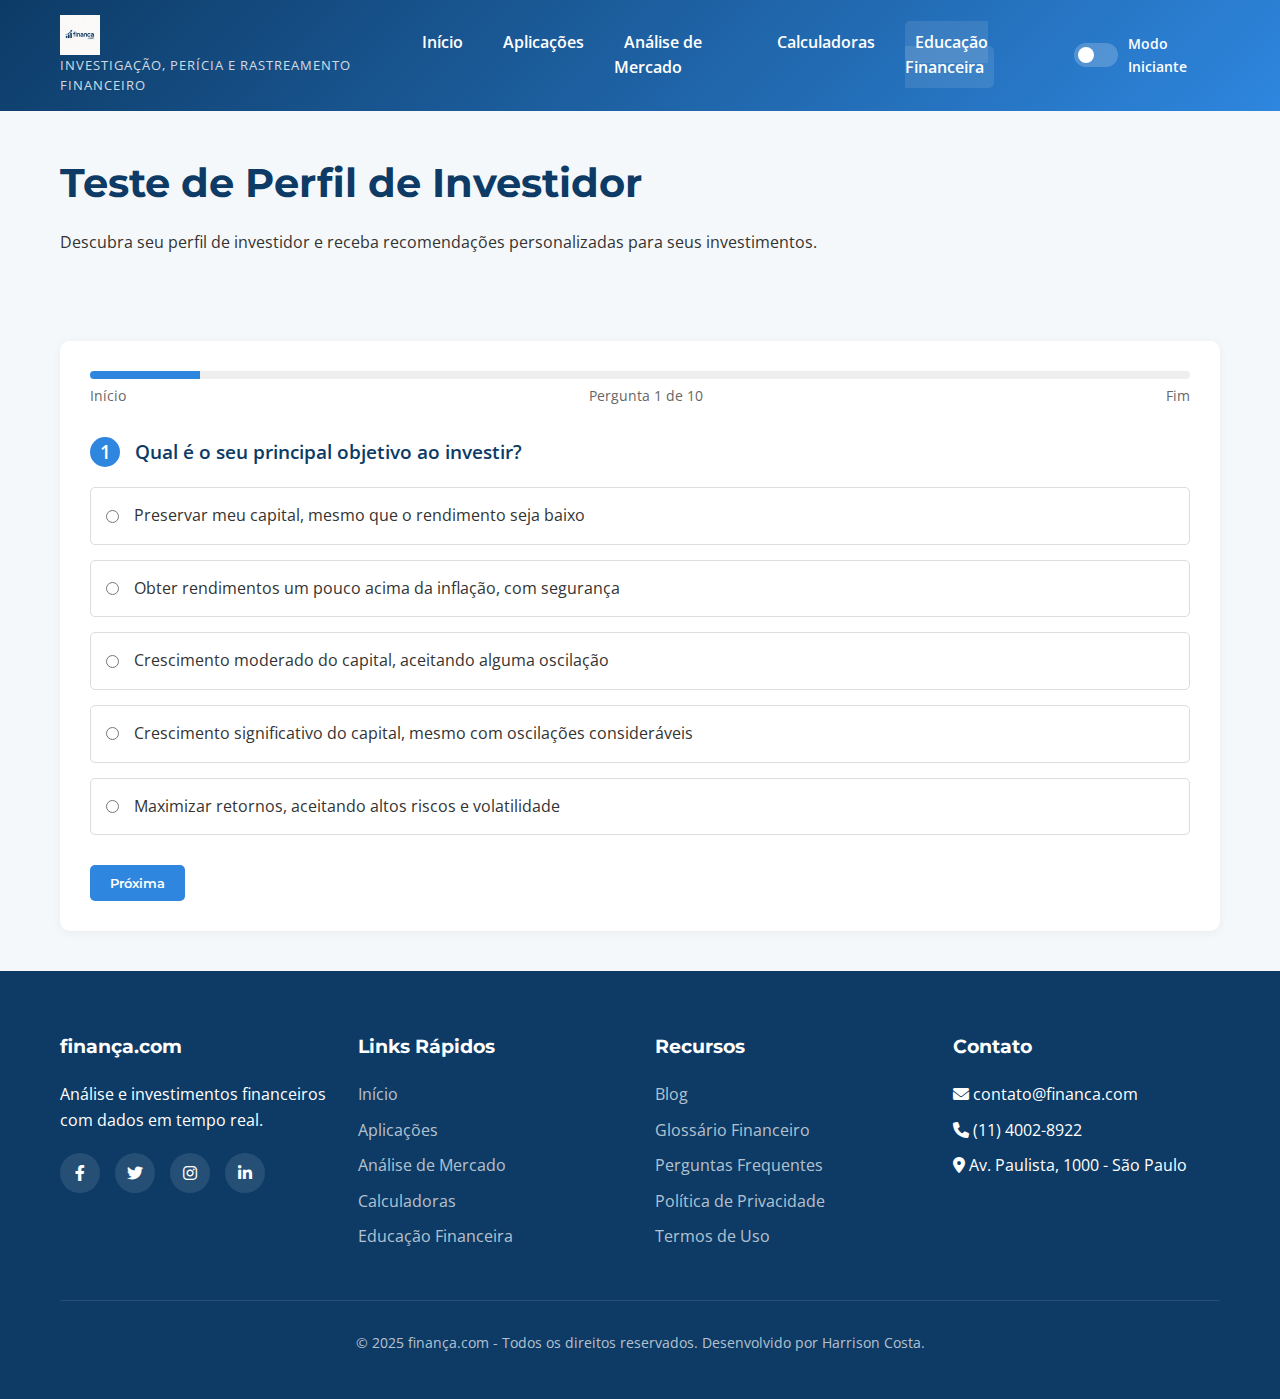
<file: perfil-investidor.html>
<!DOCTYPE html>
<html lang="pt-BR">
<head>
    <meta charset="UTF-8">
    <meta name="viewport" content="width=device-width, initial-scale=1.0">
    <title>Teste de Perfil de Investidor - finança.com</title>
    <link rel="stylesheet" href="css/styles.css">
    <link rel="stylesheet" href="https://cdnjs.cloudflare.com/ajax/libs/font-awesome/6.0.0-beta3/css/all.min.css">
    <link href="https://fonts.googleapis.com/css2?family=Montserrat:wght@400;500;600;700&family=Open+Sans:wght@400;600&family=Roboto+Mono&display=swap" rel="stylesheet">
    <style>
        .teste-perfil-header {
            background-color: #f5f8fa;
            padding: 40px 0;
            margin-bottom: 30px;
        }
        
        .teste-perfil-header h1 {
            margin-bottom: 15px;
            color: var(--azul-escuro);
        }
        
        .teste-container {
            background-color: var(--branco);
            border-radius: 10px;
            padding: 30px;
            box-shadow: var(--sombra-suave);
            margin-bottom: 40px;
        }
        
        .pergunta {
            margin-bottom: 30px;
            display: none;
        }
        
        .pergunta.active {
            display: block;
        }
        
        .pergunta-numero {
            display: inline-block;
            width: 30px;
            height: 30px;
            background-color: var(--azul-medio);
            color: var(--branco);
            border-radius: 50%;
            text-align: center;
            line-height: 30px;
            margin-right: 10px;
            font-weight: 600;
        }
        
        .pergunta-texto {
            font-size: 1.2rem;
            font-weight: 600;
            margin-bottom: 20px;
            color: var(--azul-escuro);
        }
        
        .opcoes {
            display: flex;
            flex-direction: column;
            gap: 15px;
        }
        
        .opcao {
            display: flex;
            align-items: center;
            padding: 15px;
            border: 1px solid #ddd;
            border-radius: 5px;
            cursor: pointer;
            transition: all 0.3s ease;
        }
        
        .opcao:hover {
            background-color: #f9f9f9;
        }
        
        .opcao.selected {
            border-color: var(--azul-medio);
            background-color: rgba(46, 134, 222, 0.05);
        }
        
        .opcao input[type="radio"] {
            margin-right: 15px;
        }
        
        .navegacao-teste {
            display: flex;
            justify-content: space-between;
            margin-top: 30px;
        }
        
        .progresso-container {
            margin-bottom: 30px;
        }
        
        .progresso-barra {
            height: 8px;
            background-color: #eee;
            border-radius: 4px;
            overflow: hidden;
        }
        
        .progresso-preenchimento {
            height: 100%;
            background-color: var(--azul-medio);
            width: 10%;
            transition: width 0.3s ease;
        }
        
        .progresso-texto {
            display: flex;
            justify-content: space-between;
            font-size: 0.9rem;
            color: #666;
            margin-top: 5px;
        }
        
        .resultado {
            display: none;
            text-align: center;
        }
        
        .resultado.active {
            display: block;
        }
        
        .resultado-titulo {
            font-size: 1.8rem;
            margin-bottom: 20px;
            color: var(--azul-escuro);
        }
        
        .resultado-perfil {
            font-size: 2.5rem;
            font-weight: 700;
            margin-bottom: 30px;
            color: var(--azul-medio);
        }
        
        .resultado-descricao {
            margin-bottom: 30px;
            line-height: 1.8;
        }
        
        .resultado-recomendacoes {
            background-color: #f9f9f9;
            padding: 20px;
            border-radius: 10px;
            margin-bottom: 30px;
        }
        
        .resultado-recomendacoes h3 {
            margin-bottom: 15px;
            font-size: 1.3rem;
        }
        
        .recomendacao-item {
            display: flex;
            align-items: center;
            margin-bottom: 15px;
        }
        
        .recomendacao-item i {
            color: var(--verde-suave);
            margin-right: 10px;
            font-size: 1.2rem;
        }
        
        .resultado-acoes {
            margin-top: 30px;
        }
        
        .resultado-acoes .btn {
            margin: 0 10px;
        }
        
        .perfil-card {
            border: 1px solid #ddd;
            border-radius: 10px;
            padding: 20px;
            margin-bottom: 20px;
            transition: all 0.3s ease;
            cursor: pointer;
        }
        
        .perfil-card:hover {
            transform: translateY(-5px);
            box-shadow: 0 10px 20px rgba(0, 0, 0, 0.1);
        }
        
        .perfil-card h3 {
            color: var(--azul-escuro);
            margin-bottom: 10px;
        }
        
        .perfil-card p {
            color: #666;
            margin-bottom: 15px;
        }
        
        .perfil-card .btn {
            width: 100%;
        }
        
        .perfil-conservador {
            border-left: 5px solid #2ecc71;
        }
        
        .perfil-moderado {
            border-left: 5px solid #f1c40f;
        }
        
        .perfil-arrojado {
            border-left: 5px solid #e74c3c;
        }
        
        @media (max-width: 768px) {
            .navegacao-teste {
                flex-direction: column;
                gap: 15px;
            }
            
            .navegacao-teste .btn {
                width: 100%;
            }
        }
    </style>
</head>
<body>
    <header class="header-principal">
        <div class="container header-container">
            <div class="logo-container">
                <a href="index.html" class="logo"><img src="img/logo.png" alt="finança.com logo"></a>
                <div class="slogan">INVESTIGAÇÃO, perícia e rastreamento financeiro</div>
            </div>
            <nav class="menu-principal">
                <button class="menu-hamburguer" aria-label="Menu">
                    <span></span>
                    <span></span>
                    <span></span>
                </button>
                <ul class="menu-items">
                    <li><a href="index.html">Início</a></li>
                    <li><a href="aplicacoes.html">Aplicações</a></li>
                    <li><a href="analise.html">Análise de Mercado</a></li>
                    <li><a href="ferramentas.html">Calculadoras</a></li>
                    <li><a href="educacao.html" class="active">Educação Financeira</a></li>
                </ul>
            </nav>
            <div class="modo-iniciante-toggle">
                <label class="switch">
                    <input type="checkbox" id="toggle-modo-iniciante">
                    <span class="slider round"></span>
                </label>
                <span class="label-modo-iniciante">Modo Iniciante</span>
            </div>
        </div>
    </header>

    <section class="teste-perfil-header">
        <div class="container">
            <h1>Teste de Perfil de Investidor</h1>
            <p>Descubra seu perfil de investidor e receba recomendações personalizadas para seus investimentos.</p>
        </div>
    </section>

    <section class="container">
        <div class="teste-container">
            <div class="progresso-container">
                <div class="progresso-barra">
                    <div class="progresso-preenchimento" id="progresso-barra"></div>
                </div>
                <div class="progresso-texto">
                    <span>Início</span>
                    <span id="progresso-texto">Pergunta 1 de 10</span>
                    <span>Fim</span>
                </div>
            </div>

            <!-- Perguntas -->
            <div class="pergunta active" data-pergunta="1">
                <div class="pergunta-texto">
                    <span class="pergunta-numero">1</span> Qual é o seu principal objetivo ao investir?
                </div>
                <div class="opcoes">
                    <label class="opcao">
                        <input type="radio" name="pergunta1" value="1">
                        Preservar meu capital, mesmo que o rendimento seja baixo
                    </label>
                    <label class="opcao">
                        <input type="radio" name="pergunta1" value="2">
                        Obter rendimentos um pouco acima da inflação, com segurança
                    </label>
                    <label class="opcao">
                        <input type="radio" name="pergunta1" value="3">
                        Crescimento moderado do capital, aceitando alguma oscilação
                    </label>
                    <label class="opcao">
                        <input type="radio" name="pergunta1" value="4">
                        Crescimento significativo do capital, mesmo com oscilações consideráveis
                    </label>
                    <label class="opcao">
                        <input type="radio" name="pergunta1" value="5">
                        Maximizar retornos, aceitando altos riscos e volatilidade
                    </label>
                </div>
            </div>

            <div class="pergunta" data-pergunta="2">
                <div class="pergunta-texto">
                    <span class="pergunta-numero">2</span> Por quanto tempo você pretende manter seus investimentos?
                </div>
                <div class="opcoes">
                    <label class="opcao">
                        <input type="radio" name="pergunta2" value="1">
                        Menos de 1 ano
                    </label>
                    <label class="opcao">
                        <input type="radio" name="pergunta2" value="2">
                        Entre 1 e 2 anos
                    </label>
                    <label class="opcao">
                        <input type="radio" name="pergunta2" value="3">
                        Entre 2 e 5 anos
                    </label>
                    <label class="opcao">
                        <input type="radio" name="pergunta2" value="4">
                        Entre 5 e 10 anos
                    </label>
                    <label class="opcao">
                        <input type="radio" name="pergunta2" value="5">
                        Mais de 10 anos
                    </label>
                </div>
            </div>

            <div class="pergunta" data-pergunta="3">
                <div class="pergunta-texto">
                    <span class="pergunta-numero">3</span> Como você reagiria se seus investimentos caíssem 20% em um mês?
                </div>
                <div class="opcoes">
                    <label class="opcao">
                        <input type="radio" name="pergunta3" value="1">
                        Venderia tudo imediatamente para evitar perdas maiores
                    </label>
                    <label class="opcao">
                        <input type="radio" name="pergunta3" value="2">
                        Venderia parte dos investimentos para reduzir a exposição ao risco
                    </label>
                    <label class="opcao">
                        <input type="radio" name="pergunta3" value="3">
                        Não faria nada, esperaria para ver o que acontece
                    </label>
                    <label class="opcao">
                        <input type="radio" name="pergunta3" value="4">
                        Compraria um pouco mais, aproveitando os preços mais baixos
                    </label>
                    <label class="opcao">
                        <input type="radio" name="pergunta3" value="5">
                        Compraria muito mais, vendo uma grande oportunidade
                    </label>
                </div>
            </div>

            <div class="pergunta" data-pergunta="4">
                <div class="pergunta-texto">
                    <span class="pergunta-numero">4</span> Qual percentual da sua renda mensal você consegue poupar regularmente?
                </div>
                <div class="opcoes">
                    <label class="opcao">
                        <input type="radio" name="pergunta4" value="1">
                        Menos de 5%
                    </label>
                    <label class="opcao">
                        <input type="radio" name="pergunta4" value="2">
                        Entre 5% e 10%
                    </label>
                    <label class="opcao">
                        <input type="radio" name="pergunta4" value="3">
                        Entre 10% e 20%
                    </label>
                    <label class="opcao">
                        <input type="radio" name="pergunta4" value="4">
                        Entre 20% e 30%
                    </label>
                    <label class="opcao">
                        <input type="radio" name="pergunta4" value="5">
                        Mais de 30%
                    </label>
                </div>
            </div>

            <div class="pergunta" data-pergunta="5">
                <div class="pergunta-texto">
                    <span class="pergunta-numero">5</span> Qual é a sua experiência com investimentos?
                </div>
                <div class="opcoes">
                    <label class="opcao">
                        <input type="radio" name="pergunta5" value="1">
                        Nunca investi antes
                    </label>
                    <label class="opcao">
                        <input type="radio" name="pergunta5" value="2">
                        Tenho pouca experiência (poupança, CDBs)
                    </label>
                    <label class="opcao">
                        <input type="radio" name="pergunta5" value="3">
                        Tenho experiência moderada (fundos, Tesouro Direto)
                    </label>
                    <label class="opcao">
                        <input type="radio" name="pergunta5" value="4">
                        Tenho boa experiência (ações, FIIs)
                    </label>
                    <label class="opcao">
                        <input type="radio" name="pergunta5" value="5">
                        Sou um investidor experiente (opções, futuros, investimentos internacionais)
                    </label>
                </div>
            </div>

            <div class="pergunta" data-pergunta="6">
                <div class="pergunta-texto">
                    <span class="pergunta-numero">6</span> Qual afirmação melhor descreve sua situação financeira atual?
                </div>
                <div class="opcoes">
                    <label class="opcao">
                        <input type="radio" name="pergunta6" value="1">
                        Tenho dívidas e/ou não tenho reserva de emergência
                    </label>
                    <label class="opcao">
                        <input type="radio" name="pergunta6" value="2">
                        Não tenho dívidas, mas ainda estou construindo minha reserva de emergência
                    </label>
                    <label class="opcao">
                        <input type="radio" name="pergunta6" value="3">
                        Tenho reserva de emergência completa e estou começando a investir
                    </label>
                    <label class="opcao">
                        <input type="radio" name="pergunta6" value="4">
                        Tenho reserva de emergência e já invisto regularmente
                    </label>
                    <label class="opcao">
                        <input type="radio" name="pergunta6" value="5">
                        Tenho uma carteira de investimentos diversificada e estou buscando novas oportunidades
                    </label>
                </div>
            </div>

            <div class="pergunta" data-pergunta="7">
                <div class="pergunta-texto">
                    <span class="pergunta-numero">7</span> Qual opção de investimento você preferiria?
                </div>
                <div class="opcoes">
                    <label class="opcao">
                        <input type="radio" name="pergunta7" value="1">
                        Rendimento garantido de 8% ao ano
                    </label>
                    <label class="opcao">
                        <input type="radio" name="pergunta7" value="2">
                        50% de chance de ganhar 12% e 50% de chance de ganhar 6% ao ano
                    </label>
                    <label class="opcao">
                        <input type="radio" name="pergunta7" value="3">
                        50% de chance de ganhar 16% e 50% de chance de ganhar 4% ao ano
                    </label>
                    <label class="opcao">
                        <input type="radio" name="pergunta7" value="4">
                        50% de chance de ganhar 20% e 50% de chance de ganhar 0% ao ano
                    </label>
                    <label class="opcao">
                        <input type="radio" name="pergunta7" value="5">
                        50% de chance de ganhar 30% e 50% de chance de perder 5% ao ano
                    </label>
                </div>
            </div>

            <div class="pergunta" data-pergunta="8">
                <div class="pergunta-texto">
                    <span class="pergunta-numero">8</span> Qual é a sua idade?
                </div>
                <div class="opcoes">
                    <label class="opcao">
                        <input type="radio" name="pergunta8" value="3">
                        Menos de 30 anos
                    </label>
                    <label class="opcao">
                        <input type="radio" name="pergunta8" value="4">
                        Entre 30 e 40 anos
                    </label>
                    <label class="opcao">
                        <input type="radio" name="pergunta8" value="5">
                        Entre 40 e 50 anos
                    </label>
                    <label class="opcao">
                        <input type="radio" name="pergunta8" value="2">
                        Entre 50 e 60 anos
                    </label>
                    <label class="opcao">
                        <input type="radio" name="pergunta8" value="1">
                        Mais de 60 anos
                    </label>
                </div>
            </div>

            <div class="pergunta" data-pergunta="9">
                <div class="pergunta-texto">
                    <span class="pergunta-numero">9</span> Qual percentual do seu patrimônio você está disposto a investir em produtos de maior risco?
                </div>
                <div class="opcoes">
                    <label class="opcao">
                        <input type="radio" name="pergunta9" value="1">
                        0% - Não quero correr nenhum risco
                    </label>
                    <label class="opcao">
                        <input type="radio" name="pergunta9" value="2">
                        Até 10% do meu patrimônio
                    </label>
                    <label class="opcao">
                        <input type="radio" name="pergunta9" value="3">
                        Entre 10% e 30% do meu patrimônio
                    </label>
                    <label class="opcao">
                        <input type="radio" name="pergunta9" value="4">
                        Entre 30% e 50% do meu patrimônio
                    </label>
                    <label class="opcao">
                        <input type="radio" name="pergunta9" value="5">
                        Mais de 50% do meu patrimônio
                    </label>
                </div>
            </div>

            <div class="pergunta" data-pergunta="10">
                <div class="pergunta-texto">
                    <span class="pergunta-numero">10</span> Qual é o seu principal objetivo financeiro?
                </div>
                <div class="opcoes">
                    <label class="opcao">
                        <input type="radio" name="pergunta10" value="1">
                        Preservar meu patrimônio atual
                    </label>
                    <label class="opcao">
                        <input type="radio" name="pergunta10" value="2">
                        Complementar minha renda mensal
                    </label>
                    <label class="opcao">
                        <input type="radio" name="pergunta10" value="3">
                        Comprar um imóvel ou outro bem de alto valor
                    </label>
                    <label class="opcao">
                        <input type="radio" name="pergunta10" value="4">
                        Garantir minha aposentadoria
                    </label>
                    <label class="opcao">
                        <input type="radio" name="pergunta10" value="5">
                        Construir riqueza a longo prazo
                    </label>
                </div>
            </div>

            <!-- Resultados -->
            <div class="resultado" id="resultado-conservador">
                <div class="resultado-titulo">Seu perfil de investidor é:</div>
                <div class="resultado-perfil">Conservador</div>
                <div class="resultado-descricao">
                    <p>Você tem um perfil conservador, o que significa que prioriza a segurança e a preservação do seu capital. Você prefere investimentos com baixa volatilidade e riscos reduzidos, mesmo que isso signifique retornos potencialmente menores.</p>
                    <p>Investidores com este perfil geralmente se sentem desconfortáveis com oscilações no valor de seus investimentos e preferem opções mais previsíveis e seguras.</p>
                </div>
                <div class="resultado-recomendacoes">
                    <h3>Recomendações de Investimentos:</h3>
                    <div class="recomendacao-item">
                        <i class="fas fa-check-circle"></i>
                        <div>
                            <strong>Tesouro Selic e Tesouro IPCA+</strong> - Títulos públicos com segurança e liquidez
                        </div>
                    </div>
                    <div class="recomendacao-item">
                        <i class="fas fa-check-circle"></i>
                        <div>
                            <strong>CDBs de grandes bancos</strong> - Com garantia do FGC até R$ 250 mil
                        </div>
                    </div>
                    <div class="recomendacao-item">
                        <i class="fas fa-check-circle"></i>
                        <div>
                            <strong>LCI e LCA</strong> - Isentos de IR e com garantia do FGC
                        </div>
                    </div>
                    <div class="recomendacao-item">
                        <i class="fas fa-check-circle"></i>
                        <div>
                            <strong>Fundos DI e de Renda Fixa</strong> - Com baixa volatilidade
                        </div>
                    </div>
                    <div class="recomendacao-item">
                        <i class="fas fa-check-circle"></i>
                        <div>
                            <strong>Alocação sugerida:</strong> 80-100% em Renda Fixa, 0-20% em Renda Variável
                        </div>
                    </div>
                </div>
                <div class="resultado-acoes">
                    <a href="aplicacoes.html" class="btn btn-primary">Ver Aplicações Recomendadas</a>
                    <a href="educacao.html" class="btn btn-secondary">Voltar para Educação Financeira</a>
                </div>
            </div>

            <div class="resultado" id="resultado-moderado">
                <div class="resultado-titulo">Seu perfil de investidor é:</div>
                <div class="resultado-perfil">Moderado</div>
                <div class="resultado-descricao">
                    <p>Você tem um perfil moderado, o que significa que busca um equilíbrio entre segurança e rentabilidade. Você está disposto a aceitar algum nível de risco em troca de retornos potencialmente maiores.</p>
                    <p>Investidores com este perfil compreendem que oscilações fazem parte do mercado e conseguem tolerar volatilidade moderada em busca de resultados melhores no médio e longo prazo.</p>
                </div>
                <div class="resultado-recomendacoes">
                    <h3>Recomendações de Investimentos:</h3>
                    <div class="recomendacao-item">
                        <i class="fas fa-check-circle"></i>
                        <div>
                            <strong>Tesouro IPCA+ e Tesouro Prefixado</strong> - Para proteção contra inflação e ganhos reais
                        </div>
                    </div>
                    <div class="recomendacao-item">
                        <i class="fas fa-check-circle"></i>
                        <div>
                            <strong>CDBs, LCI e LCA</strong> - Para a parte mais segura da carteira
                        </div>
                    </div>
                    <div class="recomendacao-item">
                        <i class="fas fa-check-circle"></i>
                        <div>
                            <strong>Fundos Multimercado</strong> - Com estratégias diversificadas
                        </div>
                    </div>
                    <div class="recomendacao-item">
                        <i class="fas fa-check-circle"></i>
                        <div>
                            <strong>Fundos Imobiliários (FIIs)</strong> - Para renda passiva e diversificação
                        </div>
                    </div>
                    <div class="recomendacao-item">
                        <i class="fas fa-check-circle"></i>
                        <div>
                            <strong>ETFs de índices</strong> - Para exposição diversificada ao mercado de ações
                        </div>
                    </div>
                    <div class="recomendacao-item">
                        <i class="fas fa-check-circle"></i>
                        <div>
                            <strong>Alocação sugerida:</strong> 50-70% em Renda Fixa, 30-50% em Renda Variável
                        </div>
                    </div>
                </div>
                <div class="resultado-acoes">
                    <a href="aplicacoes.html" class="btn btn-primary">Ver Aplicações Recomendadas</a>
                    <a href="educacao.html" class="btn btn-secondary">Voltar para Educação Financeira</a>
                </div>
            </div>

            <div class="resultado" id="resultado-arrojado">
                <div class="resultado-titulo">Seu perfil de investidor é:</div>
                <div class="resultado-perfil">Arrojado</div>
                <div class="resultado-descricao">
                    <p>Você tem um perfil arrojado, o que significa que busca maximizar seus retornos e está disposto a aceitar níveis mais elevados de risco e volatilidade para isso. Você tem uma visão de longo prazo e entende que oscilações significativas podem ocorrer no curto prazo.</p>
                    <p>Investidores com este perfil geralmente têm maior conhecimento do mercado financeiro, maior tolerância a riscos e horizonte de investimento mais longo.</p>
                </div>
                <div class="resultado-recomendacoes">
                    <h3>Recomendações de Investimentos:</h3>
                    <div class="recomendacao-item">
                        <i class="fas fa-check-circle"></i>
                        <div>
                            <strong>Ações</strong> - Investimento direto em empresas com potencial de valorização
                        </div>
                    </div>
                    <div class="recomendacao-item">
                        <i class="fas fa-check-circle"></i>
                        <div>
                            <strong>Fundos de Ações</strong> - Gestão profissional para o mercado acionário
                        </div>
                    </div>
                    <div class="recomendacao-item">
                        <i class="fas fa-check-circle"></i>
                        <div>
                            <strong>Fundos Imobiliários (FIIs)</strong> - Para diversificação e renda
                        </div>
                    </div>
                    <div class="recomendacao-item">
                        <i class="fas fa-check-circle"></i>
                        <div>
                            <strong>ETFs alavancados e setoriais</strong> - Para exposições específicas
                        </div>
                    </div>
                    <div class="recomendacao-item">
                        <i class="fas fa-check-circle"></i>
                        <div>
                            <strong>BDRs</strong> - Para investimento em empresas internacionais
                        </div>
                    </div>
                    <div class="recomendacao-item">
                        <i class="fas fa-check-circle"></i>
                        <div>
                            <strong>Alocação sugerida:</strong> 20-40% em Renda Fixa, 60-80% em Renda Variável
                        </div>
                    </div>
                </div>
                <div class="resultado-acoes">
                    <a href="aplicacoes.html" class="btn btn-primary">Ver Aplicações Recomendadas</a>
                    <a href="educacao.html" class="btn btn-secondary">Voltar para Educação Financeira</a>
                </div>
            </div>

            <div class="navegacao-teste">
                <button class="btn btn-secondary" id="btn-anterior" style="display: none;">Anterior</button>
                <button class="btn btn-primary" id="btn-proximo">Próxima</button>
            </div>
        </div>
    </section>

    <footer class="footer">
        <div class="container">
            <div class="footer-container">
                <div class="footer-column">
                    <h3>finança.com</h3>
                    <p>Análise e investimentos financeiros com dados em tempo real.</p>
                    <div class="footer-social">
                        <a href="#"><i class="fab fa-facebook-f"></i></a>
                        <a href="#"><i class="fab fa-twitter"></i></a>
                        <a href="#"><i class="fab fa-instagram"></i></a>
                        <a href="#"><i class="fab fa-linkedin-in"></i></a>
                    </div>
                </div>
                <div class="footer-column">
                    <h3>Links Rápidos</h3>
                    <ul class="footer-links">
                        <li><a href="index.html">Início</a></li>
                        <li><a href="aplicacoes.html">Aplicações</a></li>
                        <li><a href="analise.html">Análise de Mercado</a></li>
                        <li><a href="ferramentas.html">Calculadoras</a></li>
                        <li><a href="educacao.html">Educação Financeira</a></li>
                    </ul>
                </div>
                <div class="footer-column">
                    <h3>Recursos</h3>
                    <ul class="footer-links">
                        <li><a href="#">Blog</a></li>
                        <li><a href="#">Glossário Financeiro</a></li>
                        <li><a href="#">Perguntas Frequentes</a></li>
                        <li><a href="#">Política de Privacidade</a></li>
                        <li><a href="#">Termos de Uso</a></li>
                    </ul>
                </div>
                <div class="footer-column">
                    <h3>Contato</h3>
                    <ul class="footer-links">
                        <li><i class="fas fa-envelope"></i> contato@financa.com</li>
                        <li><i class="fas fa-phone"></i> (11) 4002-8922</li>
                        <li><i class="fas fa-map-marker-alt"></i> Av. Paulista, 1000 - São Paulo</li>
                    </ul>
                </div>
            </div>
            <div class="footer-bottom">
                <p>&copy; 2025 finança.com - Todos os direitos reservados. Desenvolvido por Harrison Costa.</p>
            </div>
        </div>
    </footer>

    <script src="js/main.js"></script>
    <script src="js/charts.js"></script>
    <script src="js/alertas.js"></script>
    <script src="js/prospeccao.js"></script>
    <script src="js/api-real-time.js"></script>
    <script>
        document.addEventListener('DOMContentLoaded', function() {
            const perguntas = document.querySelectorAll('.pergunta');
            const btnAnterior = document.getElementById('btn-anterior');
            const btnProximo = document.getElementById('btn-proximo');
            const progressoBarra = document.getElementById('progresso-barra');
            const progressoTexto = document.getElementById('progresso-texto');
            const resultadoConservador = document.getElementById('resultado-conservador');
            const resultadoModerado = document.getElementById('resultado-moderado');
            const resultadoArrojado = document.getElementById('resultado-arrojado');
            
            let perguntaAtual = 1;
            const totalPerguntas = perguntas.length;
            let respostas = {};
            
            // Função para atualizar a barra de progresso
            function atualizarProgresso() {
                const progresso = (perguntaAtual / totalPerguntas) * 100;
                progressoBarra.style.width = `${progresso}%`;
                progressoTexto.textContent = `Pergunta ${perguntaAtual} de ${totalPerguntas}`;
            }
            
            // Função para mostrar a pergunta atual
            function mostrarPergunta(numero) {
                perguntas.forEach(pergunta => {
                    pergunta.classList.remove('active');
                });
                
                document.querySelector(`.pergunta[data-pergunta="${numero}"]`).classList.add('active');
                
                // Atualizar botões de navegação
                if (numero === 1) {
                    btnAnterior.style.display = 'none';
                } else {
                    btnAnterior.style.display = 'block';
                }
                
                if (numero === totalPerguntas) {
                    btnProximo.textContent = 'Ver Resultado';
                } else {
                    btnProximo.textContent = 'Próxima';
                }
                
                atualizarProgresso();
            }
            
            // Função para calcular o perfil do investidor
            function calcularPerfil() {
                let pontuacao = 0;
                let perguntasRespondidas = 0;
                
                for (let i = 1; i <= totalPerguntas; i++) {
                    const resposta = respostas[`pergunta${i}`];
                    if (resposta) {
                        pontuacao += parseInt(resposta);
                        perguntasRespondidas++;
                    }
                }
                
                if (perguntasRespondidas < totalPerguntas) {
                    alert('Por favor, responda todas as perguntas antes de ver o resultado.');
                    return false;
                }
                
                const mediaPontuacao = pontuacao / totalPerguntas;
                
                // Esconder todas as perguntas
                perguntas.forEach(pergunta => {
                    pergunta.style.display = 'none';
                });
                
                // Esconder botões de navegação
                btnAnterior.style.display = 'none';
                btnProximo.style.display = 'none';
                
                // Mostrar resultado baseado na pontuação média
                if (mediaPontuacao < 2.5) {
                    resultadoConservador.classList.add('active');
                } else if (mediaPontuacao < 3.5) {
                    resultadoModerado.classList.add('active');
                } else {
                    resultadoArrojado.classList.add('active');
                }
                
                // Atualizar barra de progresso para 100%
                progressoBarra.style.width = '100%';
                progressoTexto.textContent = 'Resultado';
                
                return true;
            }
            
            // Event listeners para os botões de navegação
            btnProximo.addEventListener('click', function() {
                // Verificar se a pergunta atual foi respondida
                const perguntaAtualNome = `pergunta${perguntaAtual}`;
                const opcoesPerguntaAtual = document.querySelectorAll(`input[name="${perguntaAtualNome}"]`);
                let respondida = false;
                
                opcoesPerguntaAtual.forEach(opcao => {
                    if (opcao.checked) {
                        respostas[perguntaAtualNome] = opcao.value;
                        respondida = true;
                    }
                });
                
                if (!respondida) {
                    alert('Por favor, selecione uma opção antes de continuar.');
                    return;
                }
                
                if (perguntaAtual === totalPerguntas) {
                    // Última pergunta, calcular perfil
                    calcularPerfil();
                } else {
                    // Avançar para a próxima pergunta
                    perguntaAtual++;
                    mostrarPergunta(perguntaAtual);
                }
            });
            
            btnAnterior.addEventListener('click', function() {
                if (perguntaAtual > 1) {
                    perguntaAtual--;
                    mostrarPergunta(perguntaAtual);
                }
            });
            
            // Event listeners para as opções
            document.querySelectorAll('.opcao').forEach(opcao => {
                opcao.addEventListener('click', function() {
                    // Remover seleção de todas as opções do mesmo grupo
                    const input = this.querySelector('input');
                    const name = input.getAttribute('name');
                    
                    document.querySelectorAll(`input[name="${name}"]`).forEach(radio => {
                        radio.parentElement.classList.remove('selected');
                    });
                    
                    // Selecionar a opção clicada
                    this.classList.add('selected');
                    input.checked = true;
                    
                    // Armazenar resposta
                    respostas[name] = input.value;
                });
            });
            
            // Inicializar
            mostrarPergunta(1);
        });
    </script>
</body>
</html>
</file>
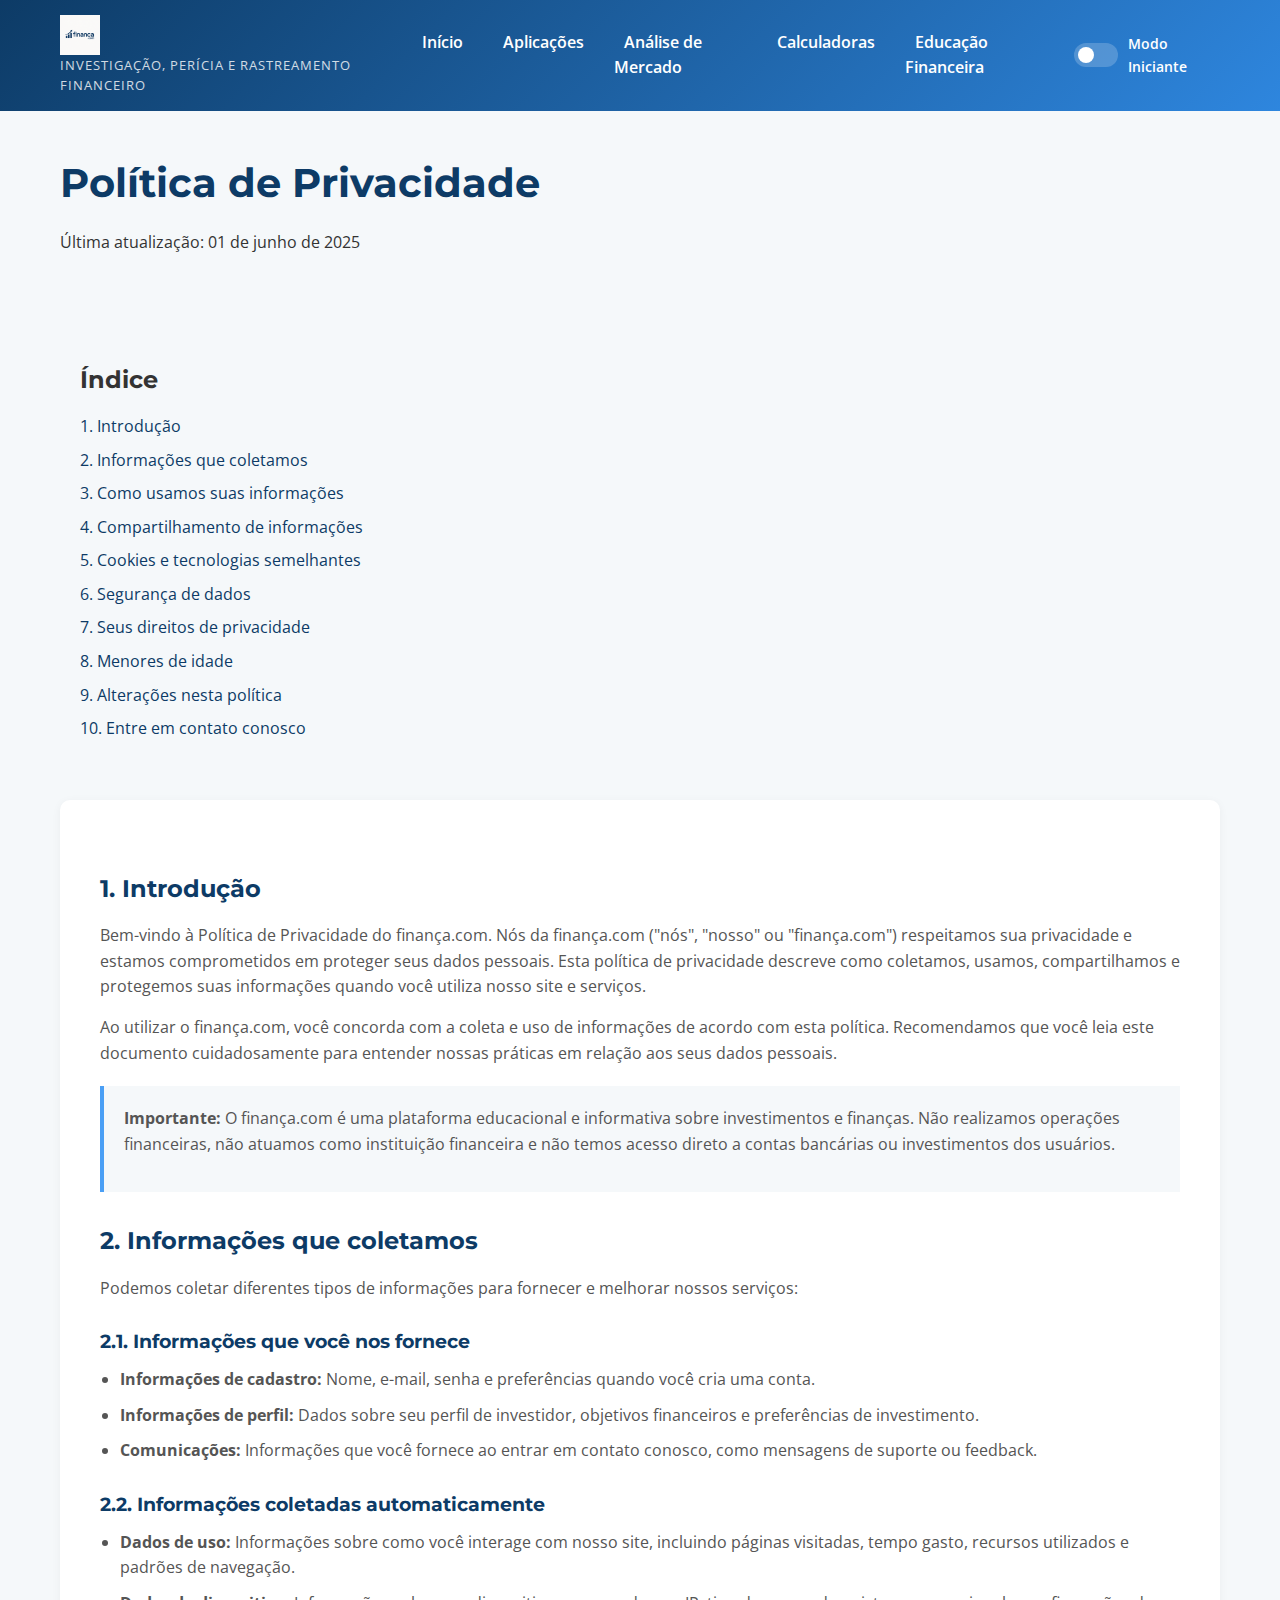
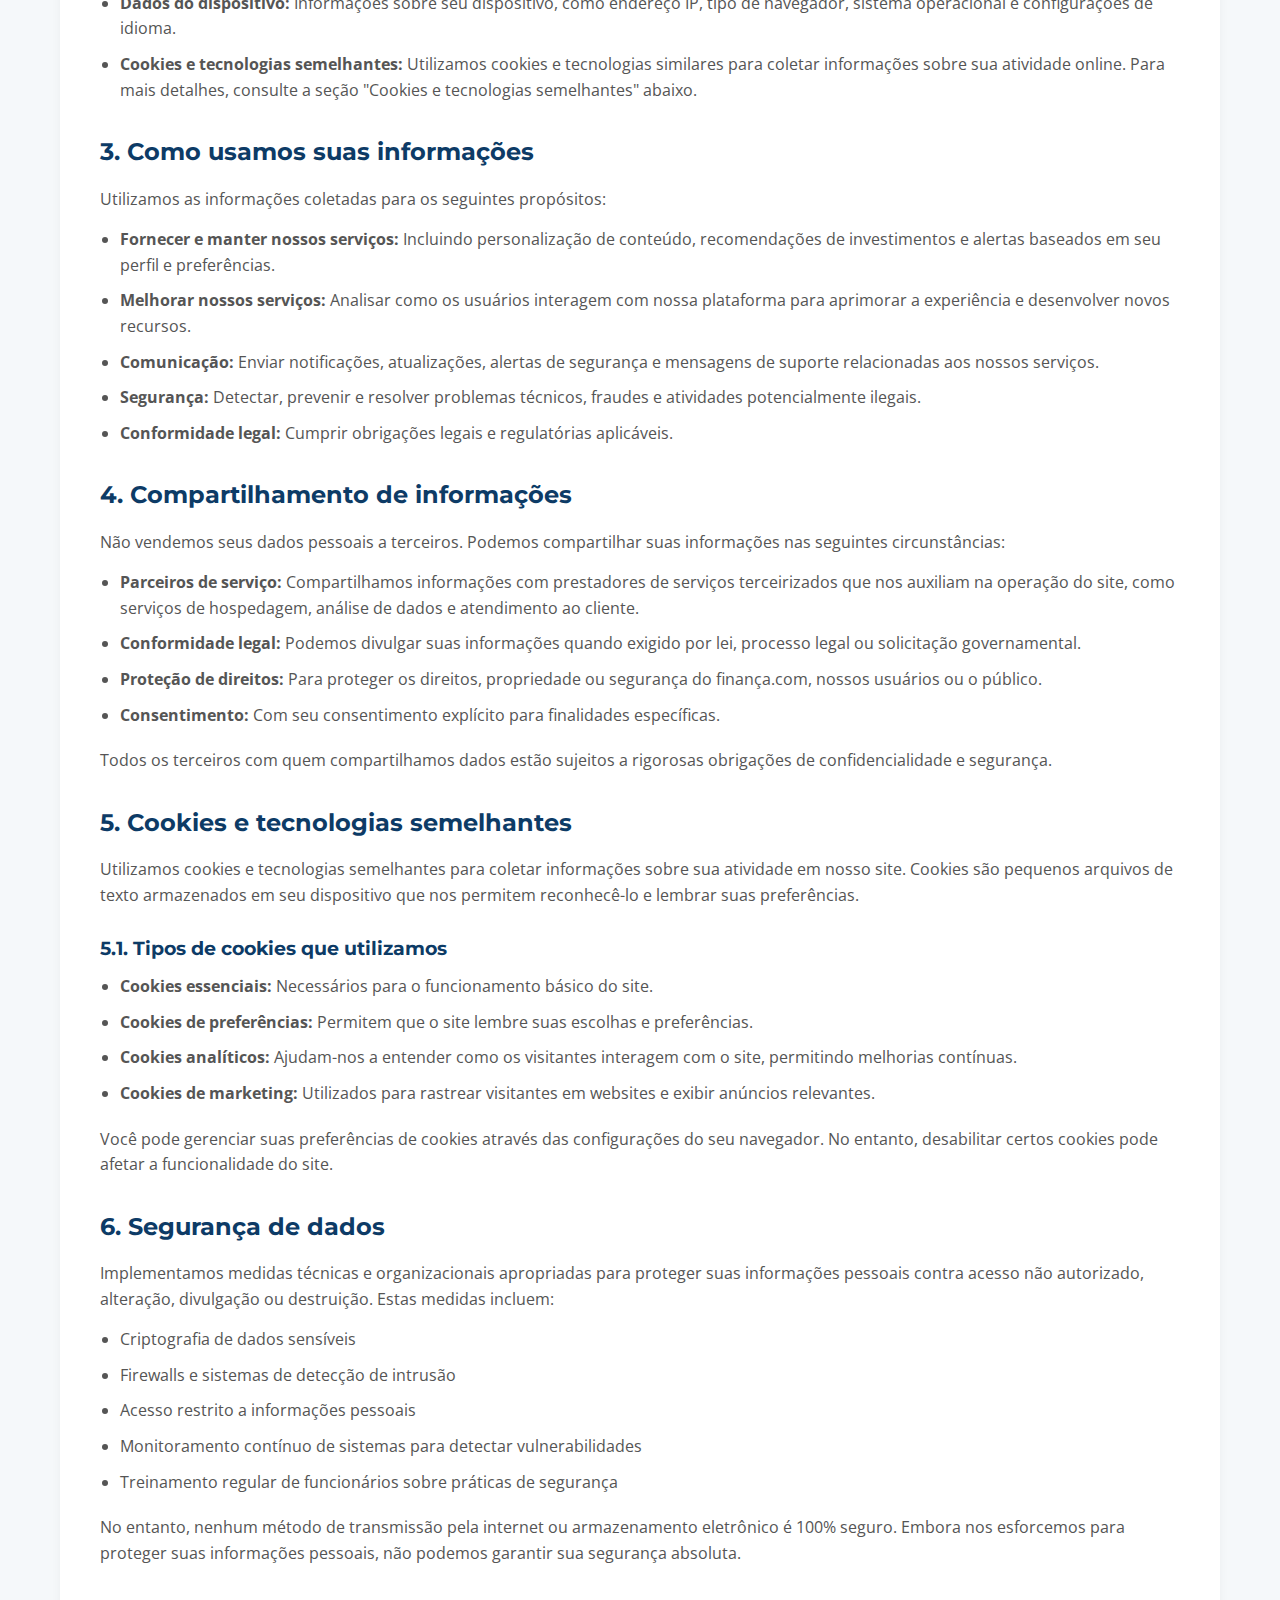
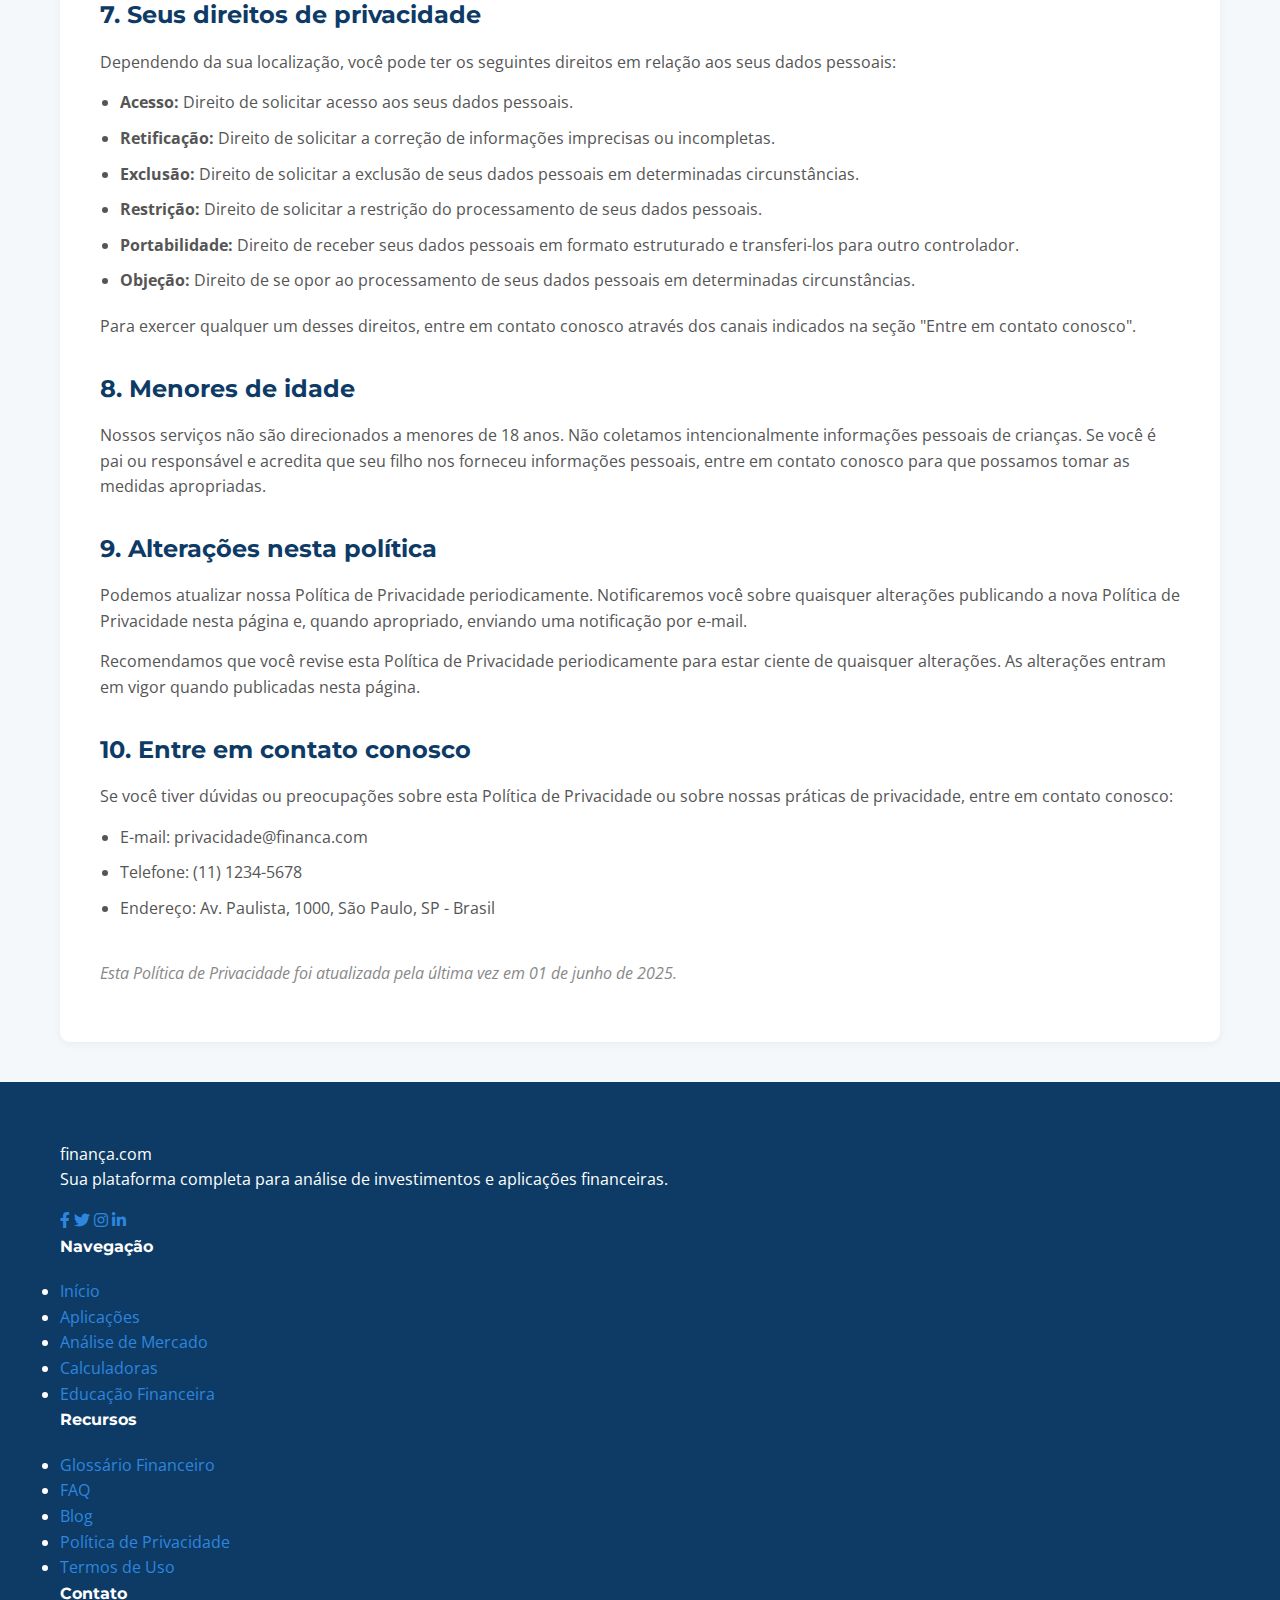
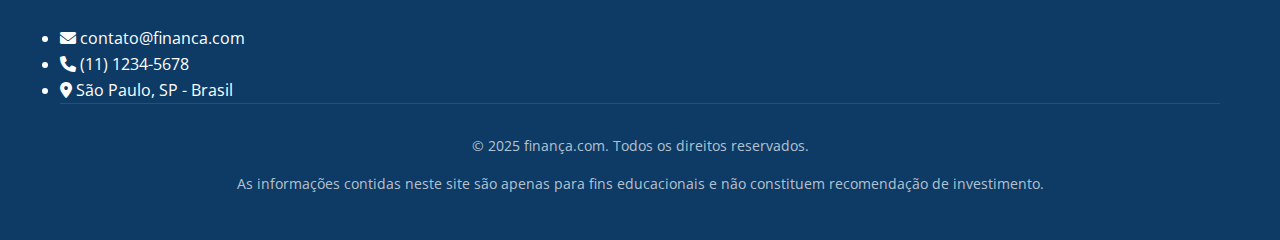
<file: privacidade.html>
<!DOCTYPE html>
<html lang="pt-BR">
<head>
    <meta charset="UTF-8">
    <meta name="viewport" content="width=device-width, initial-scale=1.0">
    <title>Política de Privacidade - finança.com</title>
    <link rel="stylesheet" href="css/styles.css">
    <link rel="stylesheet" href="https://cdnjs.cloudflare.com/ajax/libs/font-awesome/6.0.0-beta3/css/all.min.css">
    <link href="https://fonts.googleapis.com/css2?family=Montserrat:wght@400;500;600;700&family=Open+Sans:wght@400;600&family=Roboto+Mono&display=swap" rel="stylesheet">
    <style>
        .politica-header {
            background-color: #f5f8fa;
            padding: 40px 0;
            margin-bottom: 30px;
        }
        
        .politica-header h1 {
            margin-bottom: 15px;
            color: var(--azul-escuro);
        }
        
        .politica-conteudo {
            background-color: var(--branco);
            border-radius: 10px;
            padding: 40px;
            box-shadow: var(--sombra-suave);
            margin-bottom: 40px;
        }
        
        .politica-conteudo h2 {
            color: var(--azul-escuro);
            margin-top: 30px;
            margin-bottom: 15px;
            font-size: 1.5rem;
        }
        
        .politica-conteudo h3 {
            color: var(--azul-escuro);
            margin-top: 25px;
            margin-bottom: 10px;
            font-size: 1.2rem;
        }
        
        .politica-conteudo p {
            margin-bottom: 15px;
            line-height: 1.6;
            color: #555;
        }
        
        .politica-conteudo ul, 
        .politica-conteudo ol {
            margin-bottom: 20px;
            padding-left: 20px;
        }
        
        .politica-conteudo li {
            margin-bottom: 10px;
            line-height: 1.6;
            color: #555;
        }
        
        .politica-conteudo a {
            color: var(--azul-claro);
            text-decoration: none;
        }
        
        .politica-conteudo a:hover {
            text-decoration: underline;
        }
        
        .politica-conteudo .destaque {
            background-color: #f5f8fa;
            padding: 20px;
            border-left: 4px solid var(--azul-claro);
            margin: 20px 0;
        }
        
        .politica-conteudo .data-atualizacao {
            font-style: italic;
            color: #888;
            margin-top: 40px;
        }
        
        .politica-indice {
            background-color: #f5f8fa;
            padding: 20px;
            border-radius: 10px;
            margin-bottom: 30px;
        }
        
        .politica-indice h3 {
            margin-top: 0;
            margin-bottom: 15px;
        }
        
        .politica-indice ul {
            list-style-type: none;
            padding-left: 0;
        }
        
        .politica-indice li {
            margin-bottom: 8px;
        }
        
        .politica-indice a {
            color: var(--azul-escuro);
            text-decoration: none;
            transition: color 0.3s ease;
        }
        
        .politica-indice a:hover {
            color: var(--azul-claro);
        }
    </style>
</head>
<body>
    <header class="header-principal">
        <div class="container header-container">
            <div class="logo-container">
                <a href="index.html" class="logo"><img src="img/logo.png" alt="finança.com logo"></a>
                <div class="slogan">INVESTIGAÇÃO, perícia e rastreamento financeiro</div>
            </div>
            <nav class="menu-principal">
                <button class="menu-hamburguer" aria-label="Menu">
                    <span></span>
                    <span></span>
                    <span></span>
                </button>
                <ul class="menu-items">
                    <li><a href="index.html">Início</a></li>
                    <li><a href="aplicacoes.html">Aplicações</a></li>
                    <li><a href="analise.html">Análise de Mercado</a></li>
                    <li><a href="ferramentas.html">Calculadoras</a></li>
                    <li><a href="educacao.html">Educação Financeira</a></li>
                </ul>
            </nav>
            <div class="modo-iniciante-toggle">
                <label class="switch">
                    <input type="checkbox" id="toggle-modo-iniciante">
                    <span class="slider round"></span>
                </label>
                <span class="label-modo-iniciante">Modo Iniciante</span>
            </div>
        </div>
    </header>

    <section class="politica-header">
        <div class="container">
            <h1>Política de Privacidade</h1>
            <p>Última atualização: 01 de junho de 2025</p>
        </div>
    </section>

    <section class="container">
        <div class="politica-indice">
            <h3>Índice</h3>
            <ul>
                <li><a href="#introducao">1. Introdução</a></li>
                <li><a href="#coleta">2. Informações que coletamos</a></li>
                <li><a href="#uso">3. Como usamos suas informações</a></li>
                <li><a href="#compartilhamento">4. Compartilhamento de informações</a></li>
                <li><a href="#cookies">5. Cookies e tecnologias semelhantes</a></li>
                <li><a href="#seguranca">6. Segurança de dados</a></li>
                <li><a href="#direitos">7. Seus direitos de privacidade</a></li>
                <li><a href="#menores">8. Menores de idade</a></li>
                <li><a href="#alteracoes">9. Alterações nesta política</a></li>
                <li><a href="#contato">10. Entre em contato conosco</a></li>
            </ul>
        </div>
        
        <div class="politica-conteudo">
            <h2 id="introducao">1. Introdução</h2>
            <p>Bem-vindo à Política de Privacidade do finança.com. Nós da finança.com ("nós", "nosso" ou "finança.com") respeitamos sua privacidade e estamos comprometidos em proteger seus dados pessoais. Esta política de privacidade descreve como coletamos, usamos, compartilhamos e protegemos suas informações quando você utiliza nosso site e serviços.</p>
            
            <p>Ao utilizar o finança.com, você concorda com a coleta e uso de informações de acordo com esta política. Recomendamos que você leia este documento cuidadosamente para entender nossas práticas em relação aos seus dados pessoais.</p>
            
            <div class="destaque">
                <p><strong>Importante:</strong> O finança.com é uma plataforma educacional e informativa sobre investimentos e finanças. Não realizamos operações financeiras, não atuamos como instituição financeira e não temos acesso direto a contas bancárias ou investimentos dos usuários.</p>
            </div>
            
            <h2 id="coleta">2. Informações que coletamos</h2>
            <p>Podemos coletar diferentes tipos de informações para fornecer e melhorar nossos serviços:</p>
            
            <h3>2.1. Informações que você nos fornece</h3>
            <ul>
                <li><strong>Informações de cadastro:</strong> Nome, e-mail, senha e preferências quando você cria uma conta.</li>
                <li><strong>Informações de perfil:</strong> Dados sobre seu perfil de investidor, objetivos financeiros e preferências de investimento.</li>
                <li><strong>Comunicações:</strong> Informações que você fornece ao entrar em contato conosco, como mensagens de suporte ou feedback.</li>
            </ul>
            
            <h3>2.2. Informações coletadas automaticamente</h3>
            <ul>
                <li><strong>Dados de uso:</strong> Informações sobre como você interage com nosso site, incluindo páginas visitadas, tempo gasto, recursos utilizados e padrões de navegação.</li>
                <li><strong>Dados do dispositivo:</strong> Informações sobre seu dispositivo, como endereço IP, tipo de navegador, sistema operacional e configurações de idioma.</li>
                <li><strong>Cookies e tecnologias semelhantes:</strong> Utilizamos cookies e tecnologias similares para coletar informações sobre sua atividade online. Para mais detalhes, consulte a seção "Cookies e tecnologias semelhantes" abaixo.</li>
            </ul>
            
            <h2 id="uso">3. Como usamos suas informações</h2>
            <p>Utilizamos as informações coletadas para os seguintes propósitos:</p>
            
            <ul>
                <li><strong>Fornecer e manter nossos serviços:</strong> Incluindo personalização de conteúdo, recomendações de investimentos e alertas baseados em seu perfil e preferências.</li>
                <li><strong>Melhorar nossos serviços:</strong> Analisar como os usuários interagem com nossa plataforma para aprimorar a experiência e desenvolver novos recursos.</li>
                <li><strong>Comunicação:</strong> Enviar notificações, atualizações, alertas de segurança e mensagens de suporte relacionadas aos nossos serviços.</li>
                <li><strong>Segurança:</strong> Detectar, prevenir e resolver problemas técnicos, fraudes e atividades potencialmente ilegais.</li>
                <li><strong>Conformidade legal:</strong> Cumprir obrigações legais e regulatórias aplicáveis.</li>
            </ul>
            
            <h2 id="compartilhamento">4. Compartilhamento de informações</h2>
            <p>Não vendemos seus dados pessoais a terceiros. Podemos compartilhar suas informações nas seguintes circunstâncias:</p>
            
            <ul>
                <li><strong>Parceiros de serviço:</strong> Compartilhamos informações com prestadores de serviços terceirizados que nos auxiliam na operação do site, como serviços de hospedagem, análise de dados e atendimento ao cliente.</li>
                <li><strong>Conformidade legal:</strong> Podemos divulgar suas informações quando exigido por lei, processo legal ou solicitação governamental.</li>
                <li><strong>Proteção de direitos:</strong> Para proteger os direitos, propriedade ou segurança do finança.com, nossos usuários ou o público.</li>
                <li><strong>Consentimento:</strong> Com seu consentimento explícito para finalidades específicas.</li>
            </ul>
            
            <p>Todos os terceiros com quem compartilhamos dados estão sujeitos a rigorosas obrigações de confidencialidade e segurança.</p>
            
            <h2 id="cookies">5. Cookies e tecnologias semelhantes</h2>
            <p>Utilizamos cookies e tecnologias semelhantes para coletar informações sobre sua atividade em nosso site. Cookies são pequenos arquivos de texto armazenados em seu dispositivo que nos permitem reconhecê-lo e lembrar suas preferências.</p>
            
            <h3>5.1. Tipos de cookies que utilizamos</h3>
            <ul>
                <li><strong>Cookies essenciais:</strong> Necessários para o funcionamento básico do site.</li>
                <li><strong>Cookies de preferências:</strong> Permitem que o site lembre suas escolhas e preferências.</li>
                <li><strong>Cookies analíticos:</strong> Ajudam-nos a entender como os visitantes interagem com o site, permitindo melhorias contínuas.</li>
                <li><strong>Cookies de marketing:</strong> Utilizados para rastrear visitantes em websites e exibir anúncios relevantes.</li>
            </ul>
            
            <p>Você pode gerenciar suas preferências de cookies através das configurações do seu navegador. No entanto, desabilitar certos cookies pode afetar a funcionalidade do site.</p>
            
            <h2 id="seguranca">6. Segurança de dados</h2>
            <p>Implementamos medidas técnicas e organizacionais apropriadas para proteger suas informações pessoais contra acesso não autorizado, alteração, divulgação ou destruição. Estas medidas incluem:</p>
            
            <ul>
                <li>Criptografia de dados sensíveis</li>
                <li>Firewalls e sistemas de detecção de intrusão</li>
                <li>Acesso restrito a informações pessoais</li>
                <li>Monitoramento contínuo de sistemas para detectar vulnerabilidades</li>
                <li>Treinamento regular de funcionários sobre práticas de segurança</li>
            </ul>
            
            <p>No entanto, nenhum método de transmissão pela internet ou armazenamento eletrônico é 100% seguro. Embora nos esforcemos para proteger suas informações pessoais, não podemos garantir sua segurança absoluta.</p>
            
            <h2 id="direitos">7. Seus direitos de privacidade</h2>
            <p>Dependendo da sua localização, você pode ter os seguintes direitos em relação aos seus dados pessoais:</p>
            
            <ul>
                <li><strong>Acesso:</strong> Direito de solicitar acesso aos seus dados pessoais.</li>
                <li><strong>Retificação:</strong> Direito de solicitar a correção de informações imprecisas ou incompletas.</li>
                <li><strong>Exclusão:</strong> Direito de solicitar a exclusão de seus dados pessoais em determinadas circunstâncias.</li>
                <li><strong>Restrição:</strong> Direito de solicitar a restrição do processamento de seus dados pessoais.</li>
                <li><strong>Portabilidade:</strong> Direito de receber seus dados pessoais em formato estruturado e transferi-los para outro controlador.</li>
                <li><strong>Objeção:</strong> Direito de se opor ao processamento de seus dados pessoais em determinadas circunstâncias.</li>
            </ul>
            
            <p>Para exercer qualquer um desses direitos, entre em contato conosco através dos canais indicados na seção "Entre em contato conosco".</p>
            
            <h2 id="menores">8. Menores de idade</h2>
            <p>Nossos serviços não são direcionados a menores de 18 anos. Não coletamos intencionalmente informações pessoais de crianças. Se você é pai ou responsável e acredita que seu filho nos forneceu informações pessoais, entre em contato conosco para que possamos tomar as medidas apropriadas.</p>
            
            <h2 id="alteracoes">9. Alterações nesta política</h2>
            <p>Podemos atualizar nossa Política de Privacidade periodicamente. Notificaremos você sobre quaisquer alterações publicando a nova Política de Privacidade nesta página e, quando apropriado, enviando uma notificação por e-mail.</p>
            
            <p>Recomendamos que você revise esta Política de Privacidade periodicamente para estar ciente de quaisquer alterações. As alterações entram em vigor quando publicadas nesta página.</p>
            
            <h2 id="contato">10. Entre em contato conosco</h2>
            <p>Se você tiver dúvidas ou preocupações sobre esta Política de Privacidade ou sobre nossas práticas de privacidade, entre em contato conosco:</p>
            
            <ul>
                <li>E-mail: privacidade@financa.com</li>
                <li>Telefone: (11) 1234-5678</li>
                <li>Endereço: Av. Paulista, 1000, São Paulo, SP - Brasil</li>
            </ul>
            
            <p class="data-atualizacao">Esta Política de Privacidade foi atualizada pela última vez em 01 de junho de 2025.</p>
        </div>
    </section>

    <footer class="footer">
        <div class="container">
            <div class="footer-grid">
                <div class="footer-col">
                    <div class="footer-logo">finança<span>.com</span></div>
                    <p>Sua plataforma completa para análise de investimentos e aplicações financeiras.</p>
                    <div class="social-links">
                        <a href="#" aria-label="Facebook"><i class="fab fa-facebook-f"></i></a>
                        <a href="#" aria-label="Twitter"><i class="fab fa-twitter"></i></a>
                        <a href="#" aria-label="Instagram"><i class="fab fa-instagram"></i></a>
                        <a href="#" aria-label="LinkedIn"><i class="fab fa-linkedin-in"></i></a>
                    </div>
                </div>
                <div class="footer-col">
                    <h4>Navegação</h4>
                    <ul>
                        <li><a href="index.html">Início</a></li>
                        <li><a href="aplicacoes.html">Aplicações</a></li>
                        <li><a href="analise.html">Análise de Mercado</a></li>
                        <li><a href="ferramentas.html">Calculadoras</a></li>
                        <li><a href="educacao.html">Educação Financeira</a></li>
                    </ul>
                </div>
                <div class="footer-col">
                    <h4>Recursos</h4>
                    <ul>
                        <li><a href="glossario.html">Glossário Financeiro</a></li>
                        <li><a href="faq.html">FAQ</a></li>
                        <li><a href="blog.html">Blog</a></li>
                        <li><a href="privacidade.html">Política de Privacidade</a></li>
                        <li><a href="termos.html">Termos de Uso</a></li>
                    </ul>
                </div>
                <div class="footer-col">
                    <h4>Contato</h4>
                    <ul class="contato-info">
                        <li><i class="fas fa-envelope"></i> contato@financa.com</li>
                        <li><i class="fas fa-phone"></i> (11) 1234-5678</li>
                        <li><i class="fas fa-map-marker-alt"></i> São Paulo, SP - Brasil</li>
                    </ul>
                </div>
            </div>
            <div class="footer-bottom">
                <p>&copy; 2025 finança.com. Todos os direitos reservados.</p>
                <p class="disclaimer">As informações contidas neste site são apenas para fins educacionais e não constituem recomendação de investimento.</p>
            </div>
        </div>
    </footer>

    <script src="js/main.js"></script>
</body>
</html>
</file>
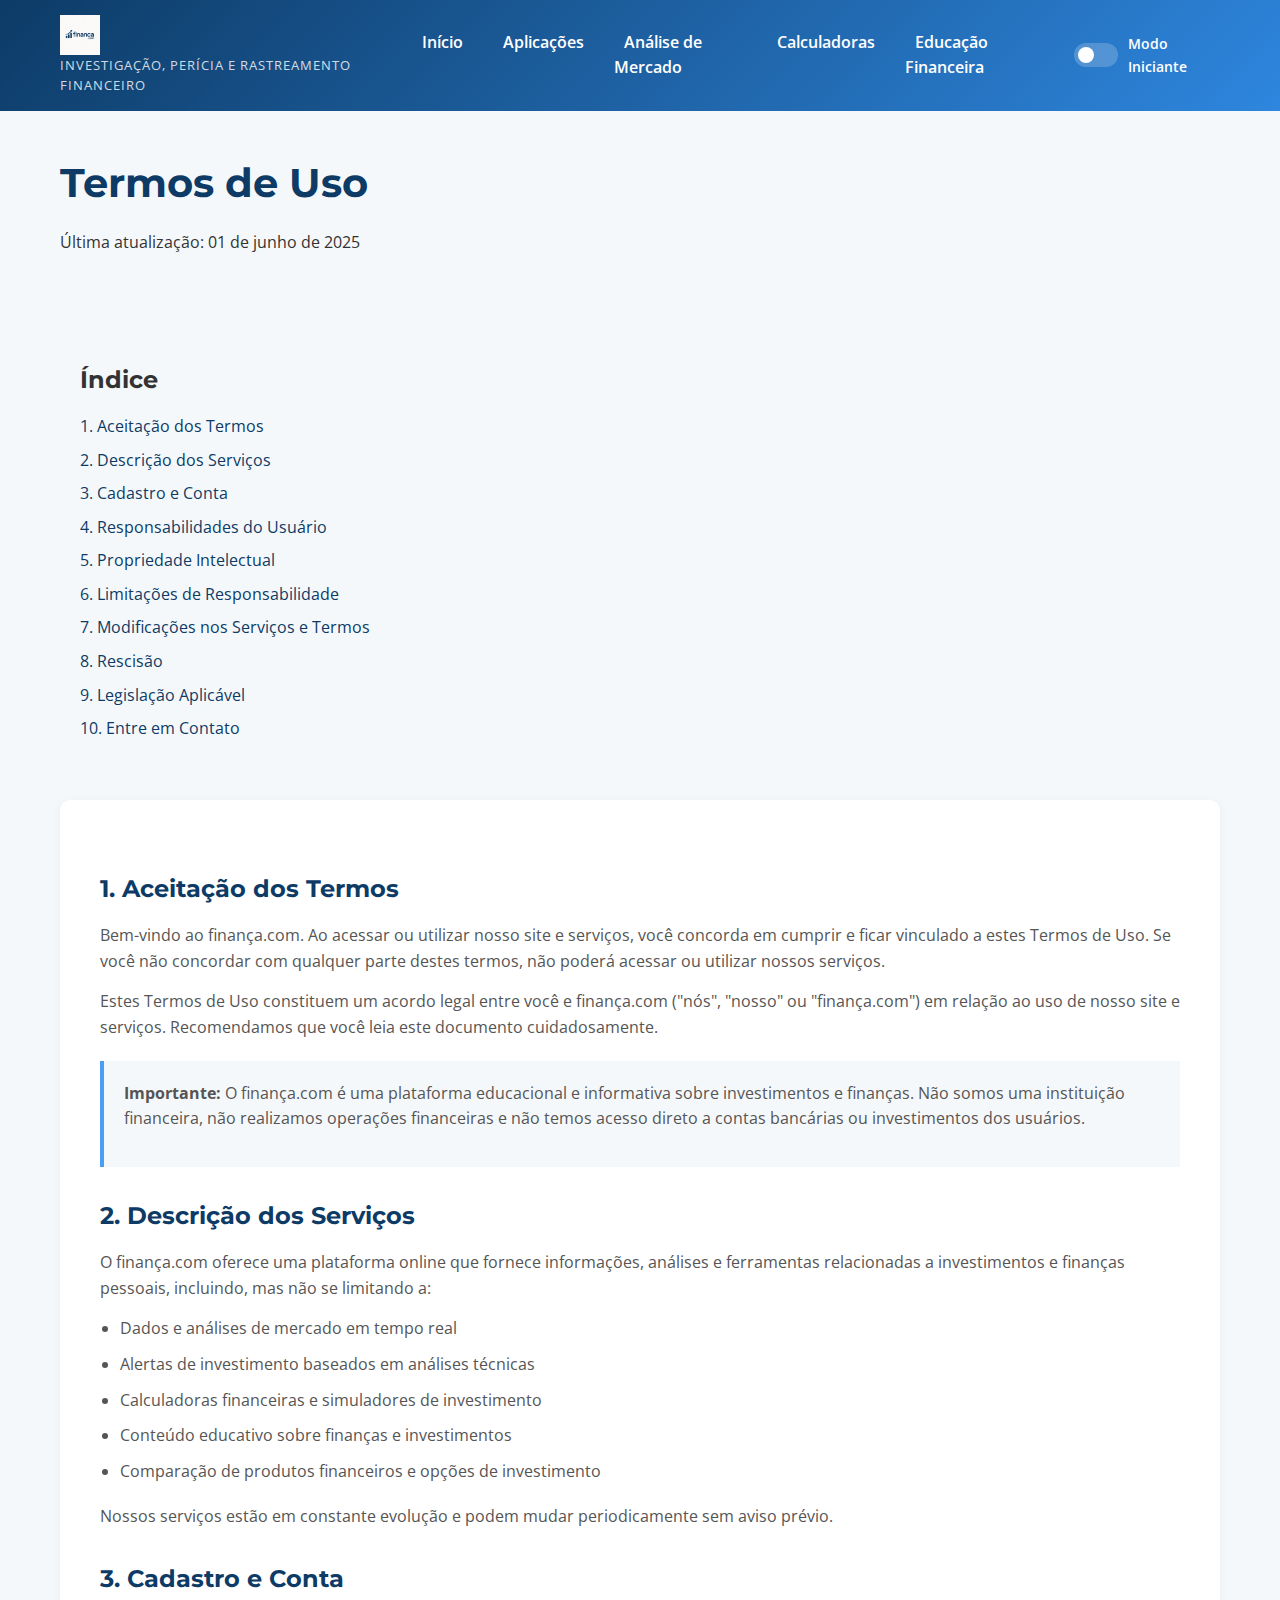
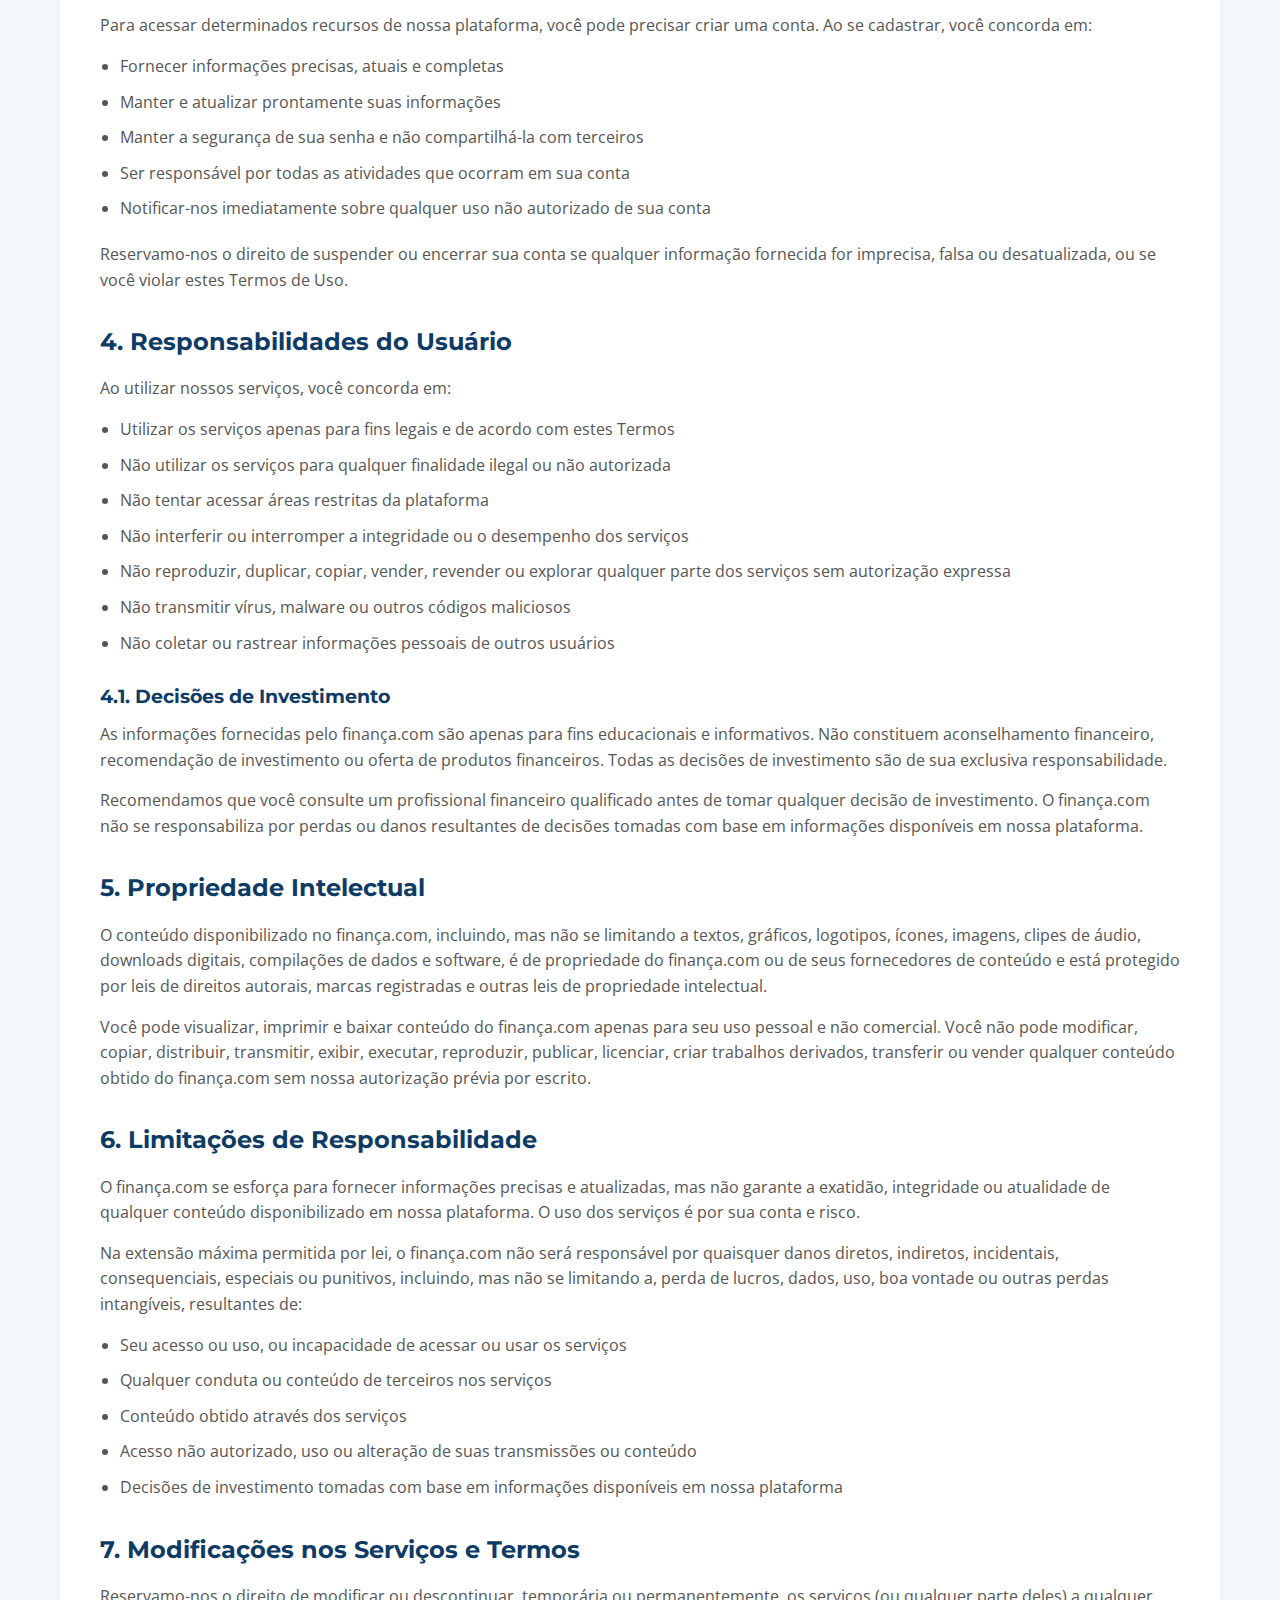
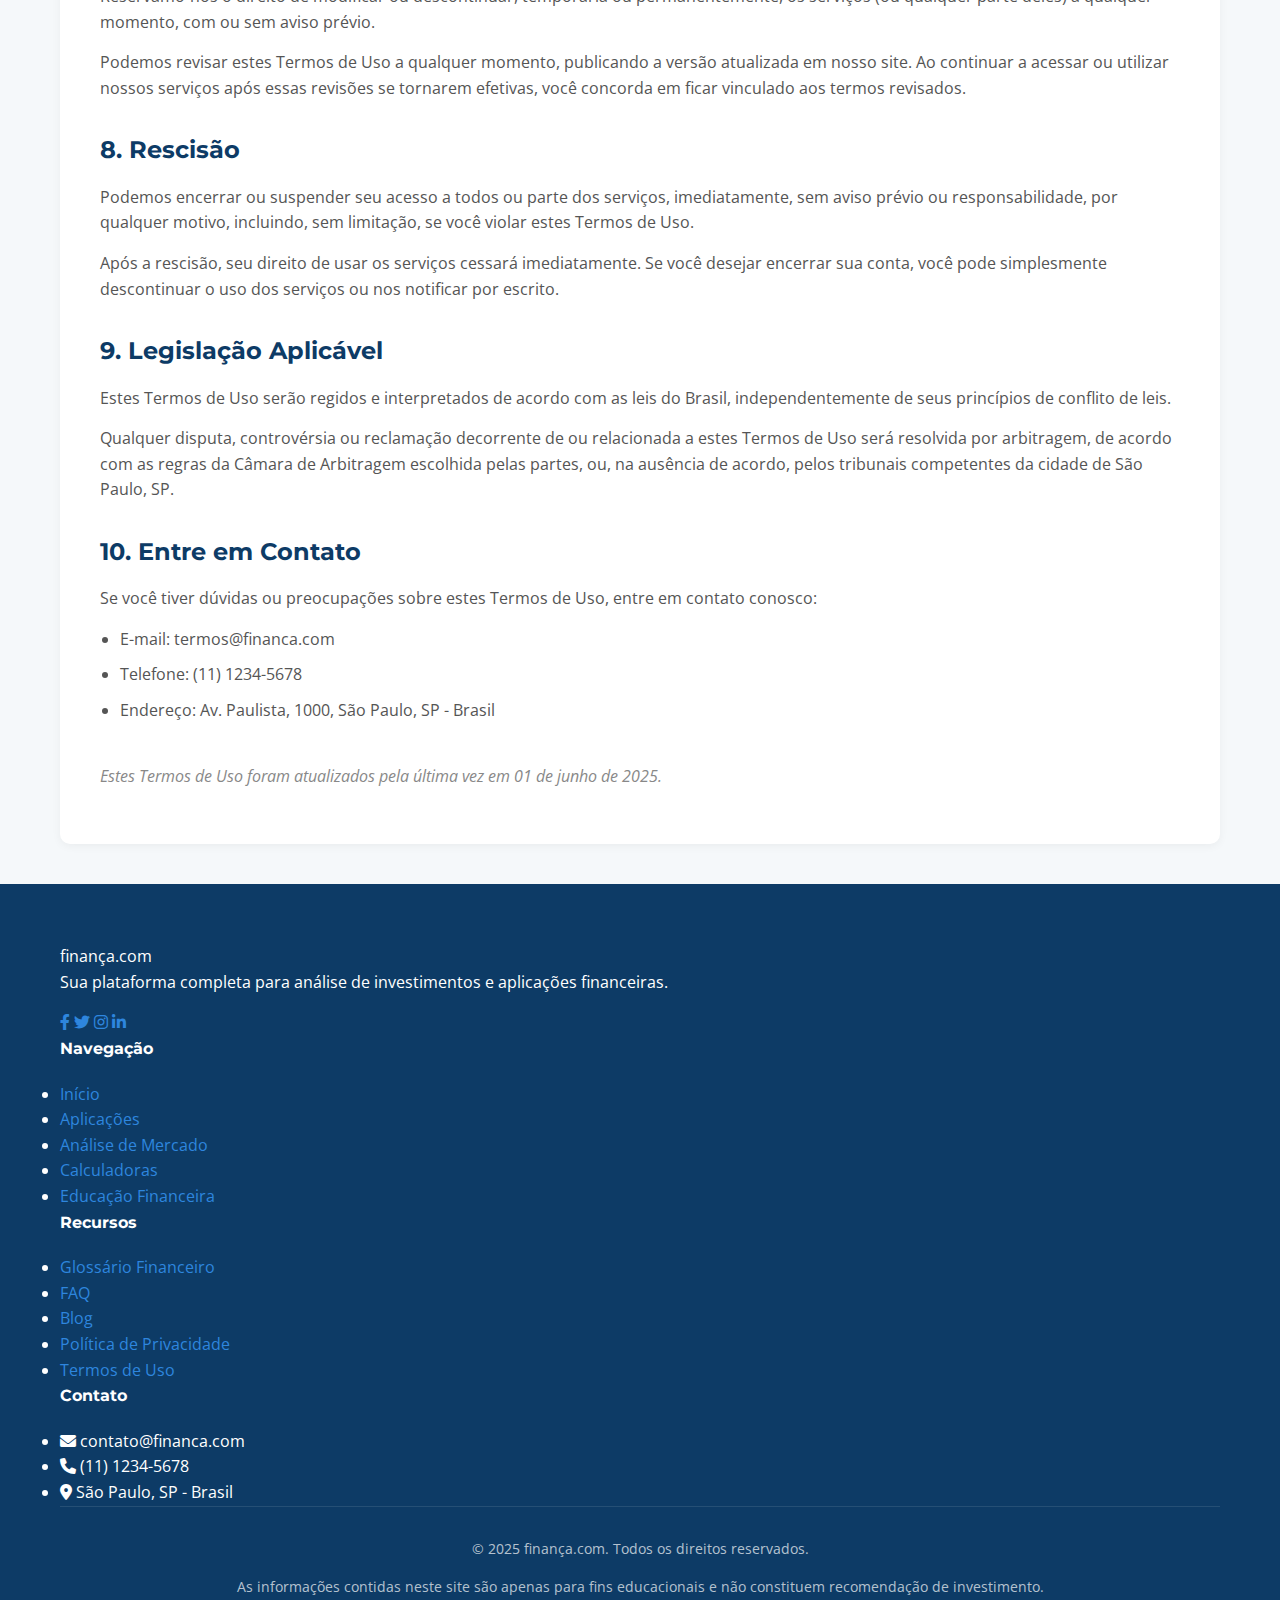
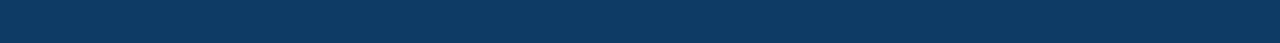
<file: termos.html>
<!DOCTYPE html>
<html lang="pt-BR">
<head>
    <meta charset="UTF-8">
    <meta name="viewport" content="width=device-width, initial-scale=1.0">
    <title>Termos de Uso - finança.com</title>
    <link rel="stylesheet" href="css/styles.css">
    <link rel="stylesheet" href="https://cdnjs.cloudflare.com/ajax/libs/font-awesome/6.0.0-beta3/css/all.min.css">
    <link href="https://fonts.googleapis.com/css2?family=Montserrat:wght@400;500;600;700&family=Open+Sans:wght@400;600&family=Roboto+Mono&display=swap" rel="stylesheet">
    <style>
        .termos-header {
            background-color: #f5f8fa;
            padding: 40px 0;
            margin-bottom: 30px;
        }
        
        .termos-header h1 {
            margin-bottom: 15px;
            color: var(--azul-escuro);
        }
        
        .termos-conteudo {
            background-color: var(--branco);
            border-radius: 10px;
            padding: 40px;
            box-shadow: var(--sombra-suave);
            margin-bottom: 40px;
        }
        
        .termos-conteudo h2 {
            color: var(--azul-escuro);
            margin-top: 30px;
            margin-bottom: 15px;
            font-size: 1.5rem;
        }
        
        .termos-conteudo h3 {
            color: var(--azul-escuro);
            margin-top: 25px;
            margin-bottom: 10px;
            font-size: 1.2rem;
        }
        
        .termos-conteudo p {
            margin-bottom: 15px;
            line-height: 1.6;
            color: #555;
        }
        
        .termos-conteudo ul, 
        .termos-conteudo ol {
            margin-bottom: 20px;
            padding-left: 20px;
        }
        
        .termos-conteudo li {
            margin-bottom: 10px;
            line-height: 1.6;
            color: #555;
        }
        
        .termos-conteudo a {
            color: var(--azul-claro);
            text-decoration: none;
        }
        
        .termos-conteudo a:hover {
            text-decoration: underline;
        }
        
        .termos-conteudo .destaque {
            background-color: #f5f8fa;
            padding: 20px;
            border-left: 4px solid var(--azul-claro);
            margin: 20px 0;
        }
        
        .termos-conteudo .data-atualizacao {
            font-style: italic;
            color: #888;
            margin-top: 40px;
        }
        
        .termos-indice {
            background-color: #f5f8fa;
            padding: 20px;
            border-radius: 10px;
            margin-bottom: 30px;
        }
        
        .termos-indice h3 {
            margin-top: 0;
            margin-bottom: 15px;
        }
        
        .termos-indice ul {
            list-style-type: none;
            padding-left: 0;
        }
        
        .termos-indice li {
            margin-bottom: 8px;
        }
        
        .termos-indice a {
            color: var(--azul-escuro);
            text-decoration: none;
            transition: color 0.3s ease;
        }
        
        .termos-indice a:hover {
            color: var(--azul-claro);
        }
    </style>
</head>
<body>
    <header class="header-principal">
        <div class="container header-container">
            <div class="logo-container">
                <a href="index.html" class="logo"><img src="img/logo.png" alt="finança.com logo"></a>
                <div class="slogan">INVESTIGAÇÃO, perícia e rastreamento financeiro</div>
            </div>
            <nav class="menu-principal">
                <button class="menu-hamburguer" aria-label="Menu">
                    <span></span>
                    <span></span>
                    <span></span>
                </button>
                <ul class="menu-items">
                    <li><a href="index.html">Início</a></li>
                    <li><a href="aplicacoes.html">Aplicações</a></li>
                    <li><a href="analise.html">Análise de Mercado</a></li>
                    <li><a href="ferramentas.html">Calculadoras</a></li>
                    <li><a href="educacao.html">Educação Financeira</a></li>
                </ul>
            </nav>
            <div class="modo-iniciante-toggle">
                <label class="switch">
                    <input type="checkbox" id="toggle-modo-iniciante">
                    <span class="slider round"></span>
                </label>
                <span class="label-modo-iniciante">Modo Iniciante</span>
            </div>
        </div>
    </header>

    <section class="termos-header">
        <div class="container">
            <h1>Termos de Uso</h1>
            <p>Última atualização: 01 de junho de 2025</p>
        </div>
    </section>

    <section class="container">
        <div class="termos-indice">
            <h3>Índice</h3>
            <ul>
                <li><a href="#aceitacao">1. Aceitação dos Termos</a></li>
                <li><a href="#servicos">2. Descrição dos Serviços</a></li>
                <li><a href="#cadastro">3. Cadastro e Conta</a></li>
                <li><a href="#responsabilidades">4. Responsabilidades do Usuário</a></li>
                <li><a href="#propriedade">5. Propriedade Intelectual</a></li>
                <li><a href="#limitacoes">6. Limitações de Responsabilidade</a></li>
                <li><a href="#modificacoes">7. Modificações nos Serviços e Termos</a></li>
                <li><a href="#rescisao">8. Rescisão</a></li>
                <li><a href="#legislacao">9. Legislação Aplicável</a></li>
                <li><a href="#contato">10. Entre em Contato</a></li>
            </ul>
        </div>
        
        <div class="termos-conteudo">
            <h2 id="aceitacao">1. Aceitação dos Termos</h2>
            <p>Bem-vindo ao finança.com. Ao acessar ou utilizar nosso site e serviços, você concorda em cumprir e ficar vinculado a estes Termos de Uso. Se você não concordar com qualquer parte destes termos, não poderá acessar ou utilizar nossos serviços.</p>
            
            <p>Estes Termos de Uso constituem um acordo legal entre você e finança.com ("nós", "nosso" ou "finança.com") em relação ao uso de nosso site e serviços. Recomendamos que você leia este documento cuidadosamente.</p>
            
            <div class="destaque">
                <p><strong>Importante:</strong> O finança.com é uma plataforma educacional e informativa sobre investimentos e finanças. Não somos uma instituição financeira, não realizamos operações financeiras e não temos acesso direto a contas bancárias ou investimentos dos usuários.</p>
            </div>
            
            <h2 id="servicos">2. Descrição dos Serviços</h2>
            <p>O finança.com oferece uma plataforma online que fornece informações, análises e ferramentas relacionadas a investimentos e finanças pessoais, incluindo, mas não se limitando a:</p>
            
            <ul>
                <li>Dados e análises de mercado em tempo real</li>
                <li>Alertas de investimento baseados em análises técnicas</li>
                <li>Calculadoras financeiras e simuladores de investimento</li>
                <li>Conteúdo educativo sobre finanças e investimentos</li>
                <li>Comparação de produtos financeiros e opções de investimento</li>
            </ul>
            
            <p>Nossos serviços estão em constante evolução e podem mudar periodicamente sem aviso prévio.</p>
            
            <h2 id="cadastro">3. Cadastro e Conta</h2>
            <p>Para acessar determinados recursos de nossa plataforma, você pode precisar criar uma conta. Ao se cadastrar, você concorda em:</p>
            
            <ul>
                <li>Fornecer informações precisas, atuais e completas</li>
                <li>Manter e atualizar prontamente suas informações</li>
                <li>Manter a segurança de sua senha e não compartilhá-la com terceiros</li>
                <li>Ser responsável por todas as atividades que ocorram em sua conta</li>
                <li>Notificar-nos imediatamente sobre qualquer uso não autorizado de sua conta</li>
            </ul>
            
            <p>Reservamo-nos o direito de suspender ou encerrar sua conta se qualquer informação fornecida for imprecisa, falsa ou desatualizada, ou se você violar estes Termos de Uso.</p>
            
            <h2 id="responsabilidades">4. Responsabilidades do Usuário</h2>
            <p>Ao utilizar nossos serviços, você concorda em:</p>
            
            <ul>
                <li>Utilizar os serviços apenas para fins legais e de acordo com estes Termos</li>
                <li>Não utilizar os serviços para qualquer finalidade ilegal ou não autorizada</li>
                <li>Não tentar acessar áreas restritas da plataforma</li>
                <li>Não interferir ou interromper a integridade ou o desempenho dos serviços</li>
                <li>Não reproduzir, duplicar, copiar, vender, revender ou explorar qualquer parte dos serviços sem autorização expressa</li>
                <li>Não transmitir vírus, malware ou outros códigos maliciosos</li>
                <li>Não coletar ou rastrear informações pessoais de outros usuários</li>
            </ul>
            
            <h3>4.1. Decisões de Investimento</h3>
            <p>As informações fornecidas pelo finança.com são apenas para fins educacionais e informativos. Não constituem aconselhamento financeiro, recomendação de investimento ou oferta de produtos financeiros. Todas as decisões de investimento são de sua exclusiva responsabilidade.</p>
            
            <p>Recomendamos que você consulte um profissional financeiro qualificado antes de tomar qualquer decisão de investimento. O finança.com não se responsabiliza por perdas ou danos resultantes de decisões tomadas com base em informações disponíveis em nossa plataforma.</p>
            
            <h2 id="propriedade">5. Propriedade Intelectual</h2>
            <p>O conteúdo disponibilizado no finança.com, incluindo, mas não se limitando a textos, gráficos, logotipos, ícones, imagens, clipes de áudio, downloads digitais, compilações de dados e software, é de propriedade do finança.com ou de seus fornecedores de conteúdo e está protegido por leis de direitos autorais, marcas registradas e outras leis de propriedade intelectual.</p>
            
            <p>Você pode visualizar, imprimir e baixar conteúdo do finança.com apenas para seu uso pessoal e não comercial. Você não pode modificar, copiar, distribuir, transmitir, exibir, executar, reproduzir, publicar, licenciar, criar trabalhos derivados, transferir ou vender qualquer conteúdo obtido do finança.com sem nossa autorização prévia por escrito.</p>
            
            <h2 id="limitacoes">6. Limitações de Responsabilidade</h2>
            <p>O finança.com se esforça para fornecer informações precisas e atualizadas, mas não garante a exatidão, integridade ou atualidade de qualquer conteúdo disponibilizado em nossa plataforma. O uso dos serviços é por sua conta e risco.</p>
            
            <p>Na extensão máxima permitida por lei, o finança.com não será responsável por quaisquer danos diretos, indiretos, incidentais, consequenciais, especiais ou punitivos, incluindo, mas não se limitando a, perda de lucros, dados, uso, boa vontade ou outras perdas intangíveis, resultantes de:</p>
            
            <ul>
                <li>Seu acesso ou uso, ou incapacidade de acessar ou usar os serviços</li>
                <li>Qualquer conduta ou conteúdo de terceiros nos serviços</li>
                <li>Conteúdo obtido através dos serviços</li>
                <li>Acesso não autorizado, uso ou alteração de suas transmissões ou conteúdo</li>
                <li>Decisões de investimento tomadas com base em informações disponíveis em nossa plataforma</li>
            </ul>
            
            <h2 id="modificacoes">7. Modificações nos Serviços e Termos</h2>
            <p>Reservamo-nos o direito de modificar ou descontinuar, temporária ou permanentemente, os serviços (ou qualquer parte deles) a qualquer momento, com ou sem aviso prévio.</p>
            
            <p>Podemos revisar estes Termos de Uso a qualquer momento, publicando a versão atualizada em nosso site. Ao continuar a acessar ou utilizar nossos serviços após essas revisões se tornarem efetivas, você concorda em ficar vinculado aos termos revisados.</p>
            
            <h2 id="rescisao">8. Rescisão</h2>
            <p>Podemos encerrar ou suspender seu acesso a todos ou parte dos serviços, imediatamente, sem aviso prévio ou responsabilidade, por qualquer motivo, incluindo, sem limitação, se você violar estes Termos de Uso.</p>
            
            <p>Após a rescisão, seu direito de usar os serviços cessará imediatamente. Se você desejar encerrar sua conta, você pode simplesmente descontinuar o uso dos serviços ou nos notificar por escrito.</p>
            
            <h2 id="legislacao">9. Legislação Aplicável</h2>
            <p>Estes Termos de Uso serão regidos e interpretados de acordo com as leis do Brasil, independentemente de seus princípios de conflito de leis.</p>
            
            <p>Qualquer disputa, controvérsia ou reclamação decorrente de ou relacionada a estes Termos de Uso será resolvida por arbitragem, de acordo com as regras da Câmara de Arbitragem escolhida pelas partes, ou, na ausência de acordo, pelos tribunais competentes da cidade de São Paulo, SP.</p>
            
            <h2 id="contato">10. Entre em Contato</h2>
            <p>Se você tiver dúvidas ou preocupações sobre estes Termos de Uso, entre em contato conosco:</p>
            
            <ul>
                <li>E-mail: termos@financa.com</li>
                <li>Telefone: (11) 1234-5678</li>
                <li>Endereço: Av. Paulista, 1000, São Paulo, SP - Brasil</li>
            </ul>
            
            <p class="data-atualizacao">Estes Termos de Uso foram atualizados pela última vez em 01 de junho de 2025.</p>
        </div>
    </section>

    <footer class="footer">
        <div class="container">
            <div class="footer-grid">
                <div class="footer-col">
                    <div class="footer-logo">finança<span>.com</span></div>
                    <p>Sua plataforma completa para análise de investimentos e aplicações financeiras.</p>
                    <div class="social-links">
                        <a href="#" aria-label="Facebook"><i class="fab fa-facebook-f"></i></a>
                        <a href="#" aria-label="Twitter"><i class="fab fa-twitter"></i></a>
                        <a href="#" aria-label="Instagram"><i class="fab fa-instagram"></i></a>
                        <a href="#" aria-label="LinkedIn"><i class="fab fa-linkedin-in"></i></a>
                    </div>
                </div>
                <div class="footer-col">
                    <h4>Navegação</h4>
                    <ul>
                        <li><a href="index.html">Início</a></li>
                        <li><a href="aplicacoes.html">Aplicações</a></li>
                        <li><a href="analise.html">Análise de Mercado</a></li>
                        <li><a href="ferramentas.html">Calculadoras</a></li>
                        <li><a href="educacao.html">Educação Financeira</a></li>
                    </ul>
                </div>
                <div class="footer-col">
                    <h4>Recursos</h4>
                    <ul>
                        <li><a href="glossario.html">Glossário Financeiro</a></li>
                        <li><a href="faq.html">FAQ</a></li>
                        <li><a href="blog.html">Blog</a></li>
                        <li><a href="privacidade.html">Política de Privacidade</a></li>
                        <li><a href="termos.html">Termos de Uso</a></li>
                    </ul>
                </div>
                <div class="footer-col">
                    <h4>Contato</h4>
                    <ul class="contato-info">
                        <li><i class="fas fa-envelope"></i> contato@financa.com</li>
                        <li><i class="fas fa-phone"></i> (11) 1234-5678</li>
                        <li><i class="fas fa-map-marker-alt"></i> São Paulo, SP - Brasil</li>
                    </ul>
                </div>
            </div>
            <div class="footer-bottom">
                <p>&copy; 2025 finança.com. Todos os direitos reservados.</p>
                <p class="disclaimer">As informações contidas neste site são apenas para fins educacionais e não constituem recomendação de investimento.</p>
            </div>
        </div>
    </footer>

    <script src="js/main.js"></script>
</body>
</html>
</file>
<file: css/styles.css>
/* Estilos para finança.com */

:root {
    --azul-escuro: #0d3b66;
    --azul-medio: #2e86de;
    --azul-claro: #4a9ff5;
    --azul-claro-transparente: rgba(74, 159, 245, 0.1);
    --verde-suave: #2ecc71;
    --verde-suave-transparente: rgba(46, 204, 113, 0.1);
    --vermelho-suave: #e74c3c;
    --vermelho-suave-transparente: rgba(231, 76, 60, 0.1);
    --amarelo: #f1c40f;
    --amarelo-transparente: rgba(241, 196, 15, 0.1);
    --branco: #ffffff;
    --cinza-claro: #f5f8fa;
    --sombra-suave: 0 2px 10px rgba(0, 0, 0, 0.05);
}

* {
    margin: 0;
    padding: 0;
    box-sizing: border-box;
}

body {
    font-family: 'Open Sans', sans-serif;
    color: #333;
    background-color: var(--cinza-claro);
    line-height: 1.6;
}

h1, h2, h3, h4, h5, h6 {
    font-family: 'Montserrat', sans-serif;
    margin-bottom: 20px;
}

h1 {
    font-size: 2.5rem;
}

h2 {
    font-size: 2rem;
}

h3 {
    font-size: 1.5rem;
}

p {
    margin-bottom: 15px;
}

a {
    text-decoration: none;
    color: var(--azul-medio);
}

.container {
    width: 100%;
    max-width: 1200px;
    margin: 0 auto;
    padding: 0 20px;
}

.btn {
    display: inline-block;
    padding: 10px 20px;
    border-radius: 5px;
    font-weight: 600;
    cursor: pointer;
    transition: all 0.3s ease;
    border: none;
    font-family: 'Montserrat', sans-serif;
}

.btn-primary {
    background-color: var(--azul-medio);
    color: var(--branco);
}

.btn-primary:hover {
    background-color: var(--azul-escuro);
}

.btn-secondary {
    background-color: transparent;
    border: 1px solid var(--azul-medio);
    color: var(--azul-medio);
}

.btn-secondary:hover {
    background-color: var(--azul-claro-transparente);
}

/* Header */
.header-principal {
    background: linear-gradient(135deg, var(--azul-escuro) 0%, var(--azul-medio) 100%);
    color: var(--branco);
    padding: 15px 0;
    box-shadow: 0 2px 10px rgba(0, 0, 0, 0.1);
}

.header-container {
    display: flex;
    justify-content: space-between;
    align-items: center;
}

.logo-container {
    display: flex;
    flex-direction: column;
}

.logo {
    font-family: 'Montserrat', sans-serif;
    font-size: 1.8rem;
    font-weight: 700;
    color: var(--branco);
    text-decoration: none;
    display: flex;
    align-items: center;
}

.logo img {
    height: 40px;
    margin-right: 10px;
}

.logo span {
    color: var(--azul-claro);
}

.slogan {
    font-size: 0.8rem;
    text-transform: uppercase;
    letter-spacing: 1px;
    opacity: 0.8;
}

.menu-principal {
    display: flex;
    align-items: center;
}

.menu-hamburguer {
    display: none;
    background: none;
    border: none;
    cursor: pointer;
    padding: 10px;
}

.menu-hamburguer span {
    display: block;
    width: 25px;
    height: 3px;
    background-color: var(--branco);
    margin: 5px 0;
    border-radius: 3px;
    transition: all 0.3s ease;
}

.menu-items {
    display: flex;
    list-style: none;
}

.menu-items li {
    margin: 0 10px;
}

.menu-items a {
    color: var(--branco);
    text-decoration: none;
    font-weight: 600;
    padding: 10px;
    border-radius: 5px;
    transition: all 0.3s ease;
}

.menu-items a:hover, .menu-items a.active {
    background-color: rgba(255, 255, 255, 0.1);
}

.modo-iniciante-toggle {
    display: flex;
    align-items: center;
    margin-left: 20px;
}

.switch {
    position: relative;
    display: inline-block;
    width: 50px;
    height: 24px;
    margin-right: 10px;
}

.switch input {
    opacity: 0;
    width: 0;
    height: 0;
}

.slider {
    position: absolute;
    cursor: pointer;
    top: 0;
    left: 0;
    right: 0;
    bottom: 0;
    background-color: rgba(255, 255, 255, 0.2);
    transition: .4s;
}

.slider:before {
    position: absolute;
    content: "";
    height: 16px;
    width: 16px;
    left: 4px;
    bottom: 4px;
    background-color: white;
    transition: .4s;
}

input:checked + .slider {
    background-color: var(--verde-suave);
}

input:checked + .slider:before {
    transform: translateX(26px);
}

.slider.round {
    border-radius: 34px;
}

.slider.round:before {
    border-radius: 50%;
}

.label-modo-iniciante {
    font-size: 0.9rem;
    font-weight: 600;
}

/* Hero Section */
.hero-section {
    background: linear-gradient(rgba(255, 255, 255, 0.9), rgba(255, 255, 255, 0.9)), url('../img/hero-finance.png');
    background-size: cover;
    background-position: center;
    padding: 80px 0;
    text-align: left;
}

.hero-content {
    max-width: 600px;
}

.hero-content h1 {
    font-size: 2.8rem;
    margin-bottom: 20px;
    color: var(--azul-escuro);
}

.hero-content p {
    font-size: 1.2rem;
    margin-bottom: 30px;
    color: #666;
}

.hero-buttons {
    display: flex;
    gap: 15px;
}

/* Seções */
section {
    padding: 60px 0;
}

.section-title {
    text-align: center;
    margin-bottom: 40px;
}

.section-title h2 {
    color: var(--azul-escuro);
    font-size: 2.2rem;
    margin-bottom: 10px;
}

.section-title p {
    color: #666;
    max-width: 700px;
    margin: 0 auto;
}

/* Cards */
.cards-container {
    display: grid;
    grid-template-columns: repeat(auto-fill, minmax(280px, 1fr));
    gap: 30px;
    margin-top: 40px;
}

.card {
    background-color: var(--branco);
    border-radius: 10px;
    overflow: hidden;
    box-shadow: var(--sombra-suave);
    transition: transform 0.3s ease, box-shadow 0.3s ease;
}

.card:hover {
    transform: translateY(-5px);
    box-shadow: 0 10px 20px rgba(0, 0, 0, 0.1);
}

.card-header {
    padding: 20px;
    border-bottom: 1px solid #f0f0f0;
}

.card-title {
    font-size: 1.2rem;
    margin-bottom: 5px;
    color: var(--azul-escuro);
}

.card-subtitle {
    font-size: 0.9rem;
    color: #666;
}

.card-body {
    padding: 20px;
}

.card-footer {
    padding: 15px 20px;
    background-color: #f9f9f9;
    display: flex;
    justify-content: space-between;
    align-items: center;
}

/* Índices em tempo real */
.indices-container {
    display: grid;
    grid-template-columns: repeat(auto-fill, minmax(220px, 1fr));
    gap: 20px;
    margin-bottom: 40px;
}

.indice-card {
    background-color: var(--branco);
    border-radius: 10px;
    padding: 20px;
    box-shadow: var(--sombra-suave);
    text-align: center;
}

.indice-titulo {
    font-size: 1.1rem;
    color: var(--azul-escuro);
    margin-bottom: 10px;
}

.indice-valor {
    font-size: 2rem;
    font-weight: 700;
    margin-bottom: 5px;
    font-family: 'Roboto Mono', monospace;
}

.indice-variacao {
    font-size: 1rem;
    display: flex;
    align-items: center;
    justify-content: center;
    gap: 5px;
}

.variacao-positiva {
    color: var(--verde-suave);
}

.variacao-negativa {
    color: var(--vermelho-suave);
}

.indice-unidade {
    font-size: 0.9rem;
    color: #999;
}

/* Alertas */
.alertas-container {
    display: grid;
    grid-template-columns: repeat(auto-fill, minmax(280px, 1fr));
    gap: 20px;
    margin-bottom: 40px;
}

.alerta-card {
    background-color: var(--branco);
    border-radius: 10px;
    padding: 20px;
    box-shadow: var(--sombra-suave);
}

.alerta-header {
    margin-bottom: 15px;
}

.alerta-titulo {
    font-size: 1.2rem;
    color: var(--azul-escuro);
    margin-bottom: 5px;
}

.alerta-subtitulo {
    font-size: 1rem;
    color: #666;
}

.alerta-item {
    margin-bottom: 15px;
    padding-bottom: 15px;
    border-bottom: 1px solid #f0f0f0;
}

.alerta-item:last-child {
    margin-bottom: 0;
    padding-bottom: 0;
    border-bottom: none;
}

.alerta-item-titulo {
    font-weight: 600;
    margin-bottom: 5px;
}

.alerta-item-descricao {
    font-size: 0.9rem;
    color: #666;
}

.alerta-recomendado {
    border-left: 4px solid var(--verde-suave);
    padding-left: 15px;
}

.alerta-nao-recomendado {
    border-left: 4px solid var(--vermelho-suave);
    padding-left: 15px;
}

/* Aplicações */
.aplicacoes-container {
    display: grid;
    grid-template-columns: repeat(auto-fill, minmax(280px, 1fr));
    gap: 20px;
}

.aplicacao-card {
    background-color: var(--branco);
    border-radius: 10px;
    overflow: hidden;
    box-shadow: var(--sombra-suave);
}

.aplicacao-header {
    padding: 20px;
    border-bottom: 1px solid #f0f0f0;
}

.aplicacao-titulo {
    font-size: 1.2rem;
    color: var(--azul-escuro);
    margin-bottom: 5px;
}

.aplicacao-risco {
    display: inline-block;
    padding: 3px 8px;
    border-radius: 3px;
    font-size: 0.8rem;
    font-weight: 600;
}

.risco-baixo {
    background-color: var(--verde-suave-transparente);
    color: var(--verde-suave);
}

.risco-medio {
    background-color: var(--amarelo-transparente);
    color: var(--amarelo);
}

.risco-alto {
    background-color: var(--vermelho-suave-transparente);
    color: var(--vermelho-suave);
}

.aplicacao-body {
    padding: 20px;
}

.aplicacao-info {
    margin-bottom: 15px;
}

.aplicacao-info-item {
    display: flex;
    justify-content: space-between;
    margin-bottom: 8px;
}

.aplicacao-info-label {
    font-weight: 600;
}

.aplicacao-footer {
    padding: 15px 20px;
    background-color: #f9f9f9;
    text-align: center;
}

/* Prospecção */
.prospeccao-container {
    background-color: var(--branco);
    border-radius: 10px;
    padding: 30px;
    box-shadow: var(--sombra-suave);
    margin-bottom: 40px;
}

.prospeccao-tabs {
    display: flex;
    margin-bottom: 20px;
    border-bottom: 1px solid #f0f0f0;
}

.prospeccao-tab {
    padding: 10px 20px;
    cursor: pointer;
    font-weight: 600;
    color: #666;
    border-bottom: 3px solid transparent;
    transition: all 0.3s ease;
}

.prospeccao-tab.active {
    color: var(--azul-medio);
    border-bottom-color: var(--azul-medio);
}

.prospeccao-content {
    min-height: 300px;
}

.prospeccao-info {
    margin-top: 20px;
    padding: 15px;
    background-color: #f9f9f9;
    border-radius: 5px;
    font-size: 0.9rem;
    color: #666;
}

/* Calculadoras */
.calculadoras-container {
    display: grid;
    grid-template-columns: repeat(auto-fill, minmax(320px, 1fr));
    gap: 30px;
}

.calculadora-card {
    background-color: var(--branco);
    border-radius: 10px;
    overflow: hidden;
    box-shadow: var(--sombra-suave);
    transition: transform 0.3s ease, box-shadow 0.3s ease;
}

.calculadora-card:hover {
    transform: translateY(-5px);
    box-shadow: 0 10px 20px rgba(0, 0, 0, 0.1);
}

.calculadora-header {
    padding: 20px;
    background: linear-gradient(135deg, var(--azul-escuro) 0%, var(--azul-medio) 100%);
    color: var(--branco);
}

.calculadora-titulo {
    font-size: 1.2rem;
    margin-bottom: 5px;
}

.calculadora-descricao {
    font-size: 0.9rem;
    opacity: 0.9;
}

.calculadora-body {
    padding: 20px;
}

.calculadora-footer {
    padding: 15px 20px;
    background-color: #f9f9f9;
    text-align: center;
}

/* Footer */
.footer {
    background-color: var(--azul-escuro);
    color: var(--branco);
    padding: 60px 0 30px;
}

.footer-container {
    display: grid;
    grid-template-columns: repeat(auto-fill, minmax(250px, 1fr));
    gap: 30px;
    margin-bottom: 40px;
}

.footer-column h3 {
    font-size: 1.2rem;
    margin-bottom: 20px;
    color: var(--branco);
}

.footer-links {
    list-style: none;
}

.footer-links li {
    margin-bottom: 10px;
}

.footer-links a {
    color: rgba(255, 255, 255, 0.7);
    text-decoration: none;
    transition: color 0.3s ease;
}

.footer-links a:hover {
    color: var(--branco);
}

.footer-social {
    display: flex;
    gap: 15px;
    margin-top: 20px;
}

.footer-social a {
    display: flex;
    align-items: center;
    justify-content: center;
    width: 40px;
    height: 40px;
    border-radius: 50%;
    background-color: rgba(255, 255, 255, 0.1);
    color: var(--branco);
    transition: all 0.3s ease;
}

.footer-social a:hover {
    background-color: var(--azul-medio);
    transform: translateY(-3px);
}

.footer-bottom {
    text-align: center;
    padding-top: 30px;
    border-top: 1px solid rgba(255, 255, 255, 0.1);
    font-size: 0.9rem;
    color: rgba(255, 255, 255, 0.7);
}

/* Responsividade */
@media (max-width: 1024px) {
    .hero-content h1 {
        font-size: 2.4rem;
    }
}

@media (max-width: 768px) {
    .header-container {
        flex-wrap: wrap;
    }
    
    .logo-container {
        margin-bottom: 10px;
    }
    
    .menu-hamburguer {
        display: block;
    }
    
    .menu-items {
        display: none;
        position: absolute;
        top: 100%;
        left: 0;
        right: 0;
        background-color: var(--azul-escuro);
        flex-direction: column;
        padding: 20px;
        z-index: 100;
    }
    
    .menu-items.active {
        display: flex;
    }
    
    .menu-items li {
        margin: 10px 0;
    }
    
    .hero-content h1 {
        font-size: 2rem;
    }
    
    .hero-buttons {
        flex-direction: column;
        gap: 10px;
    }
    
    .indices-container,
    .alertas-container,
    .aplicacoes-container,
    .calculadoras-container {
        grid-template-columns: 1fr;
    }
}

@media (max-width: 480px) {
    .hero-section {
        padding: 60px 0;
    }
    
    .hero-content h1 {
        font-size: 1.8rem;
    }
    
    .hero-content p {
        font-size: 1rem;
    }
    
    section {
        padding: 40px 0;
    }
    
    .section-title h2 {
        font-size: 1.8rem;
    }
}
</file>
